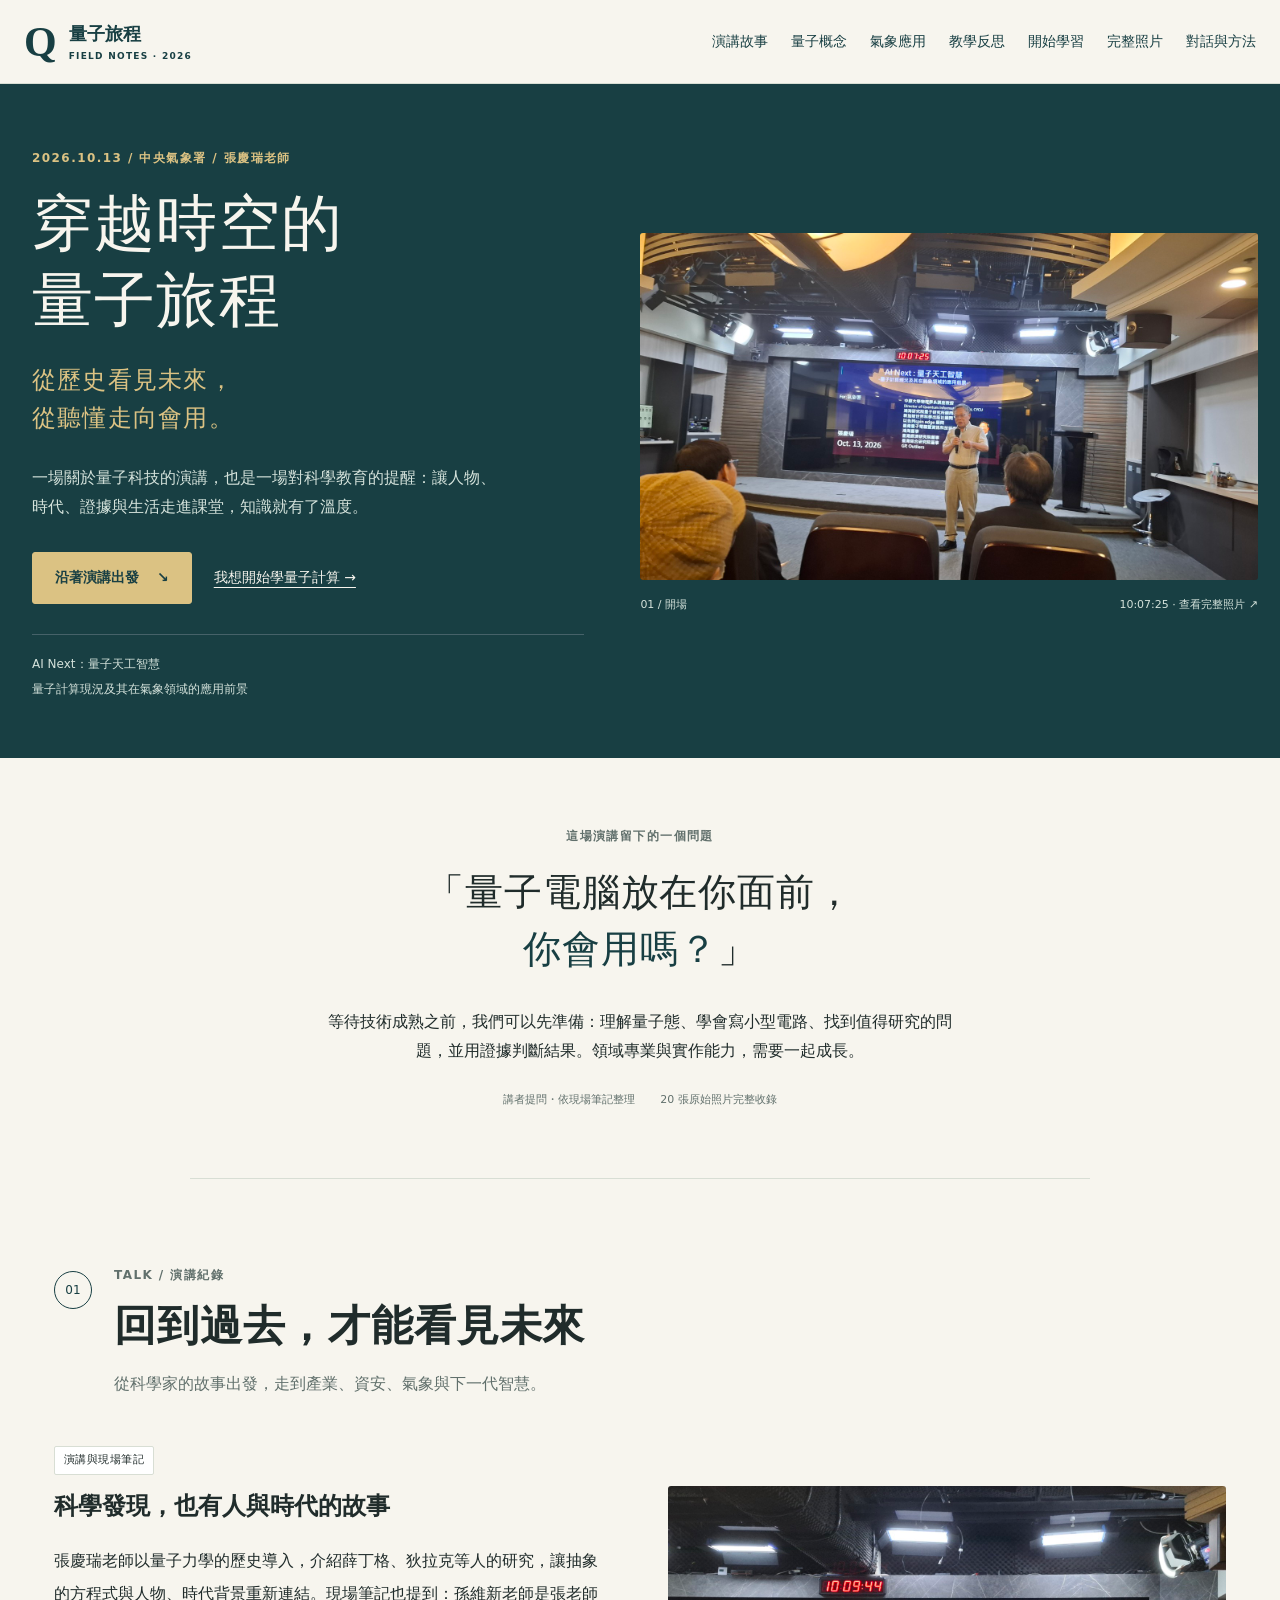
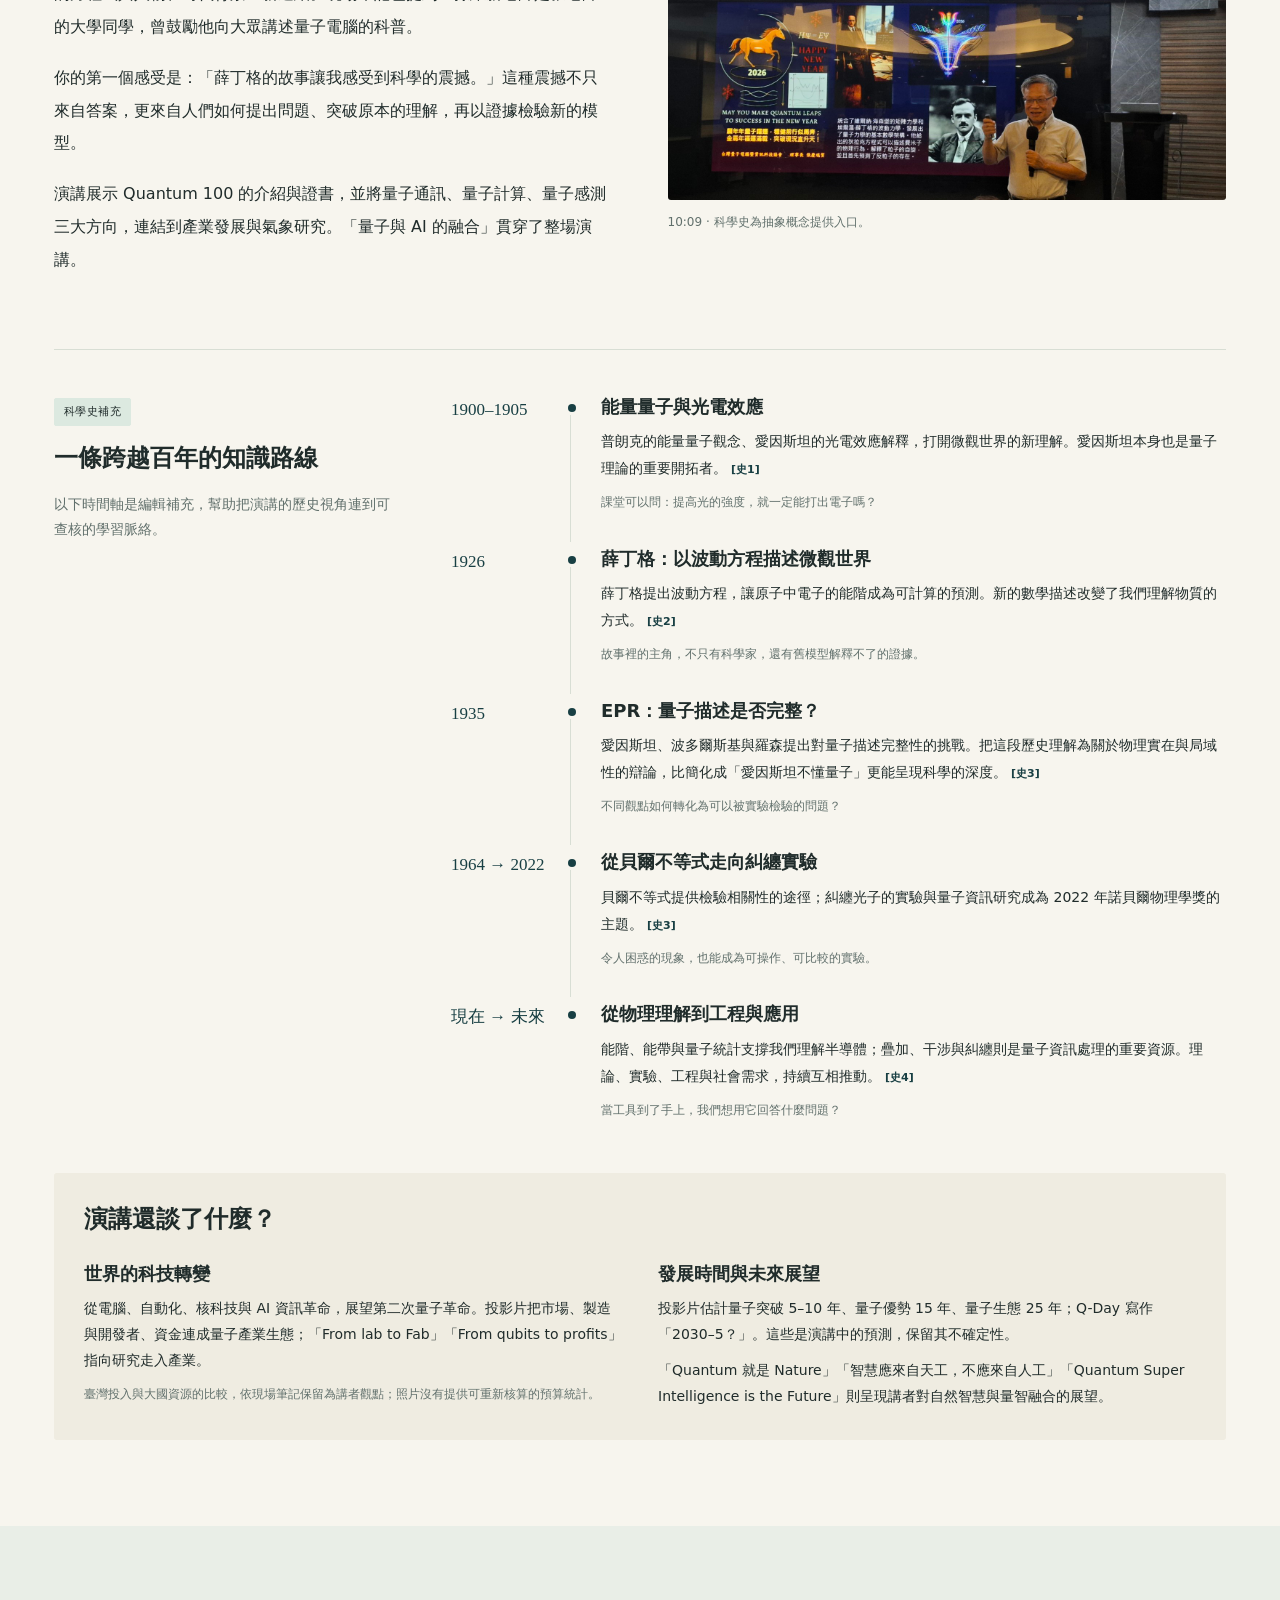
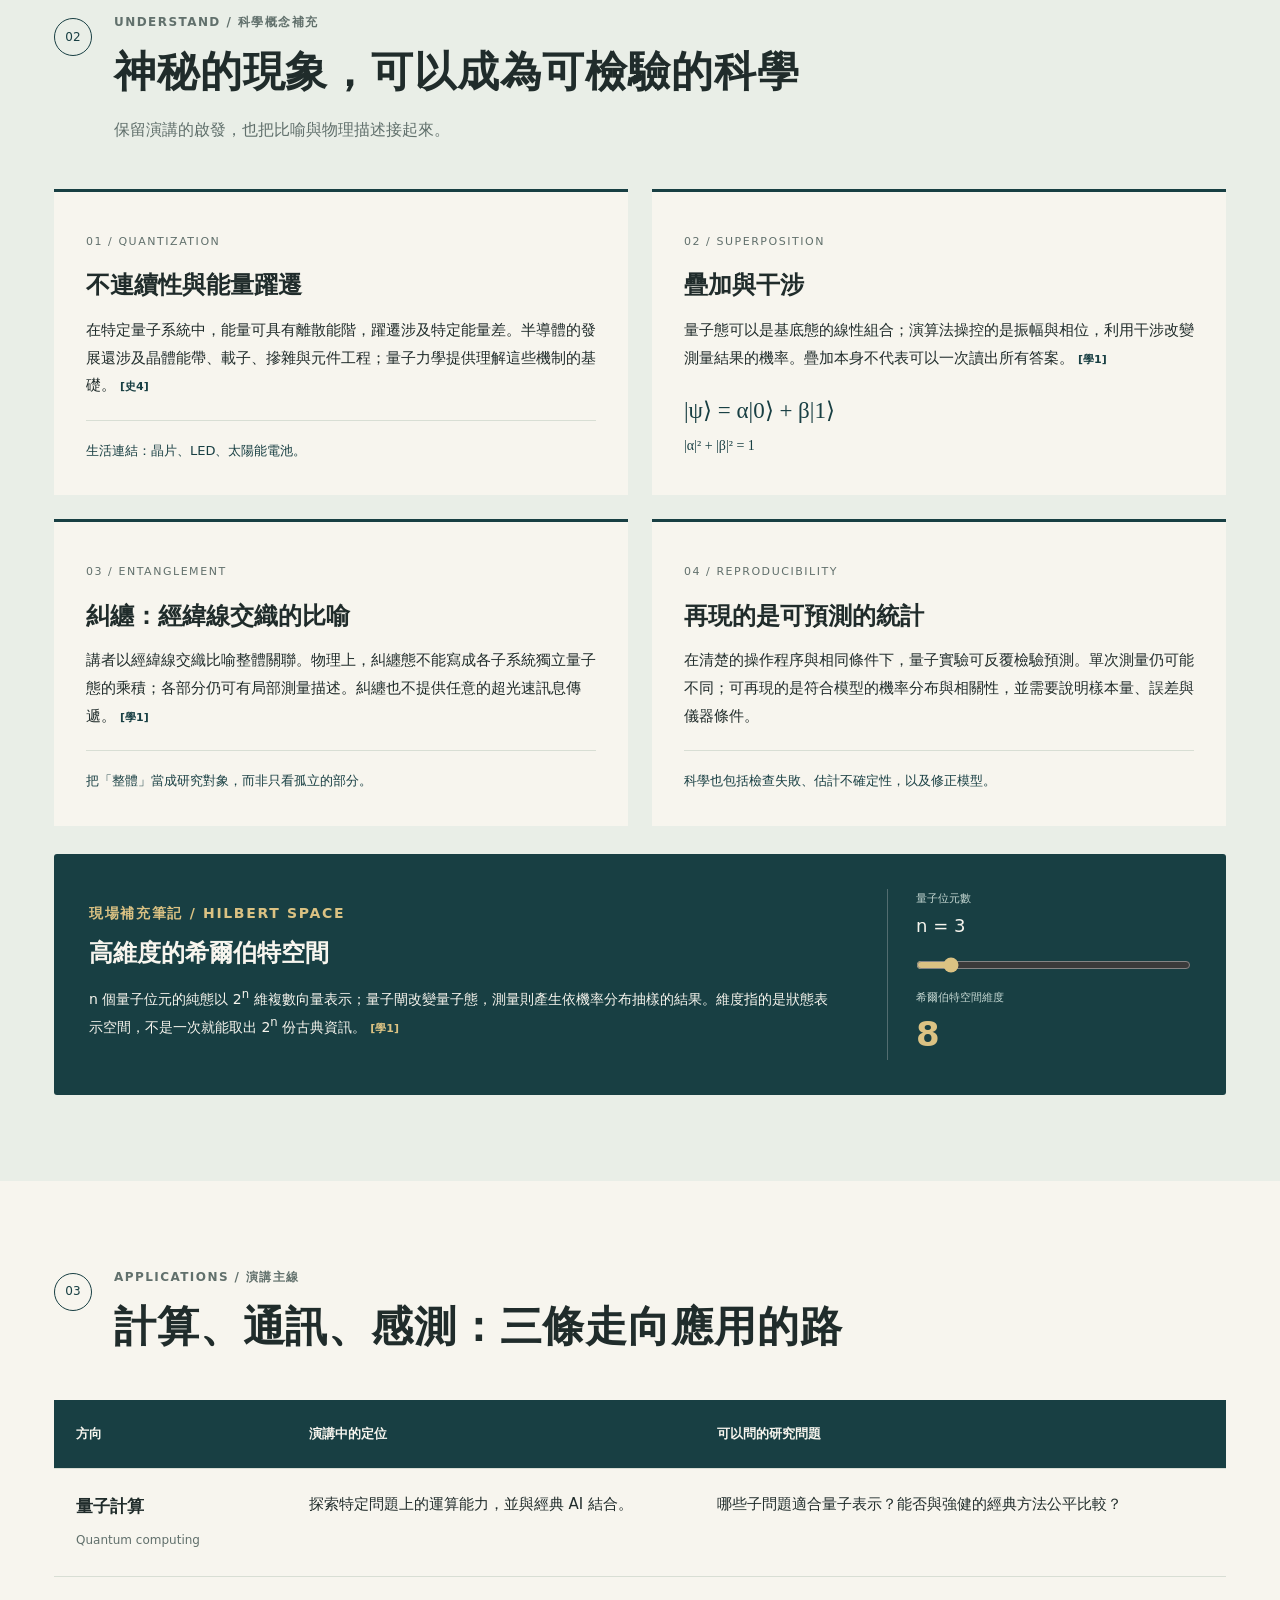
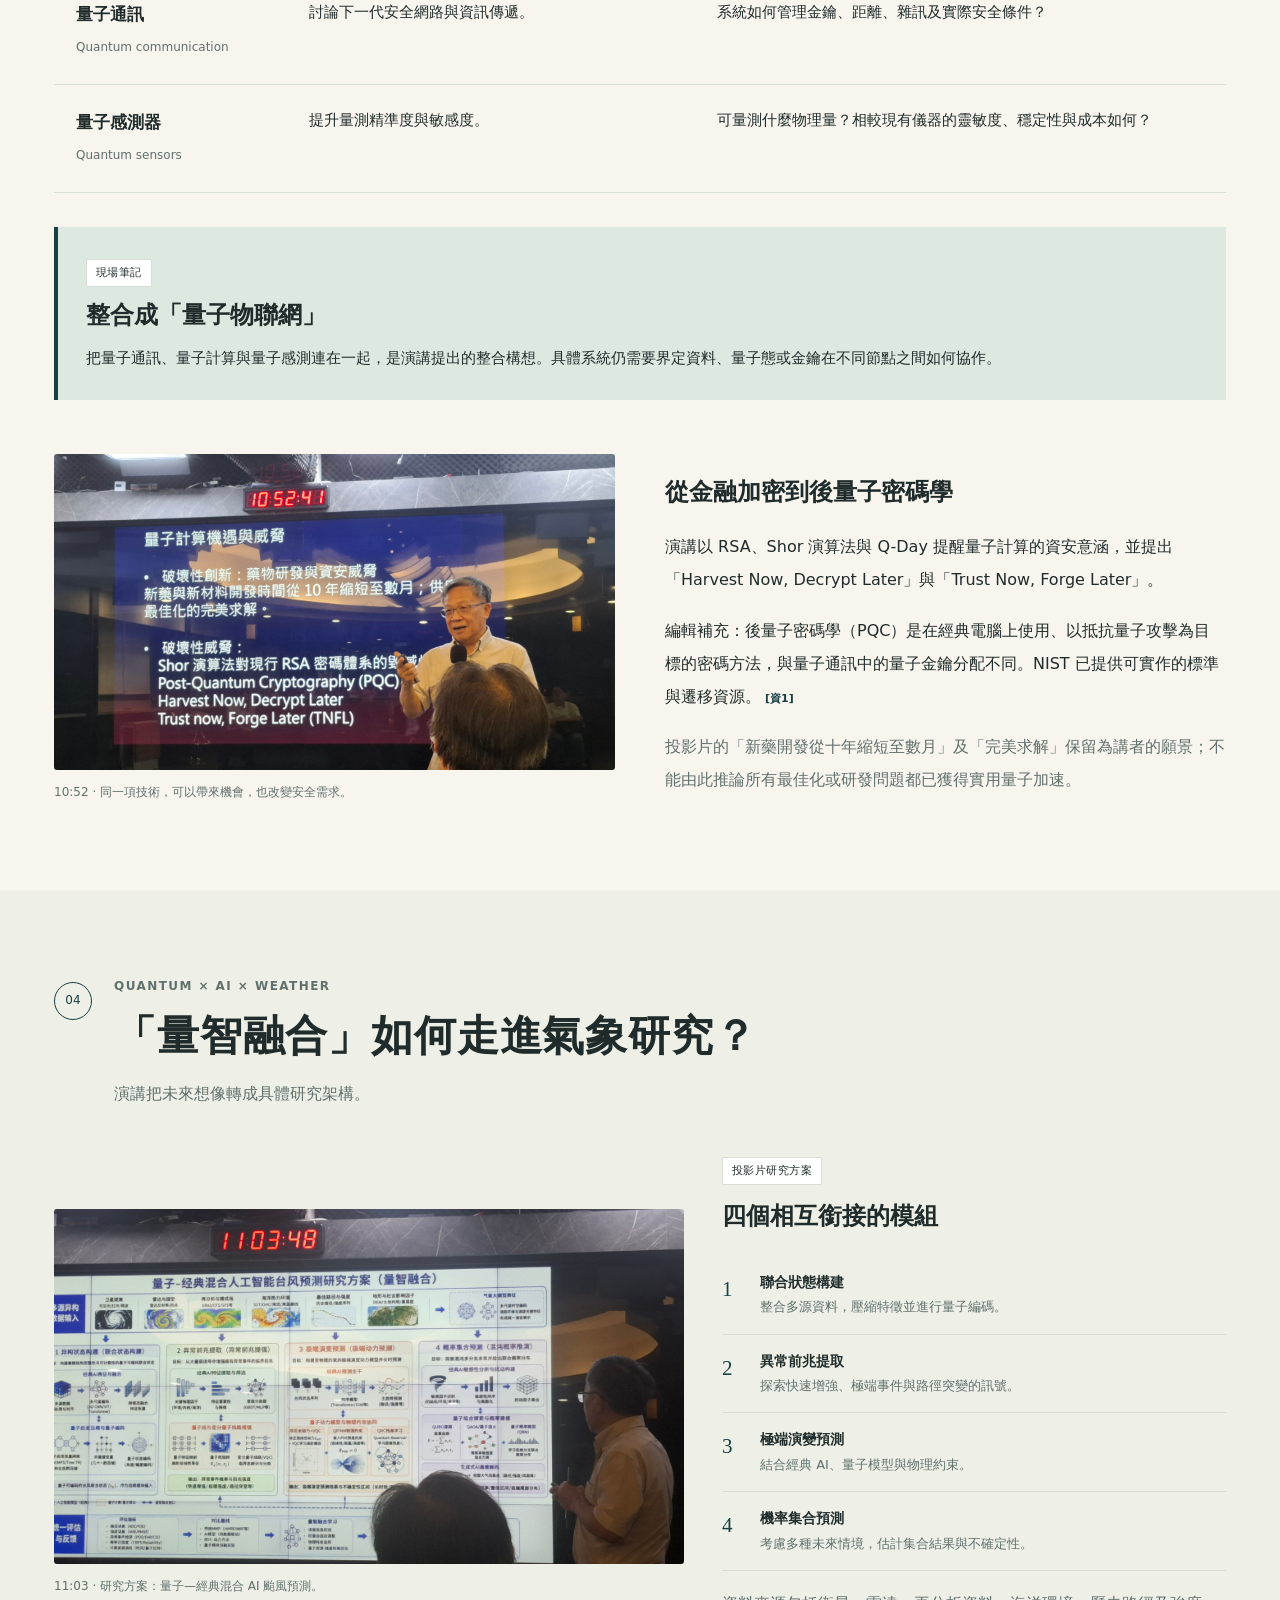
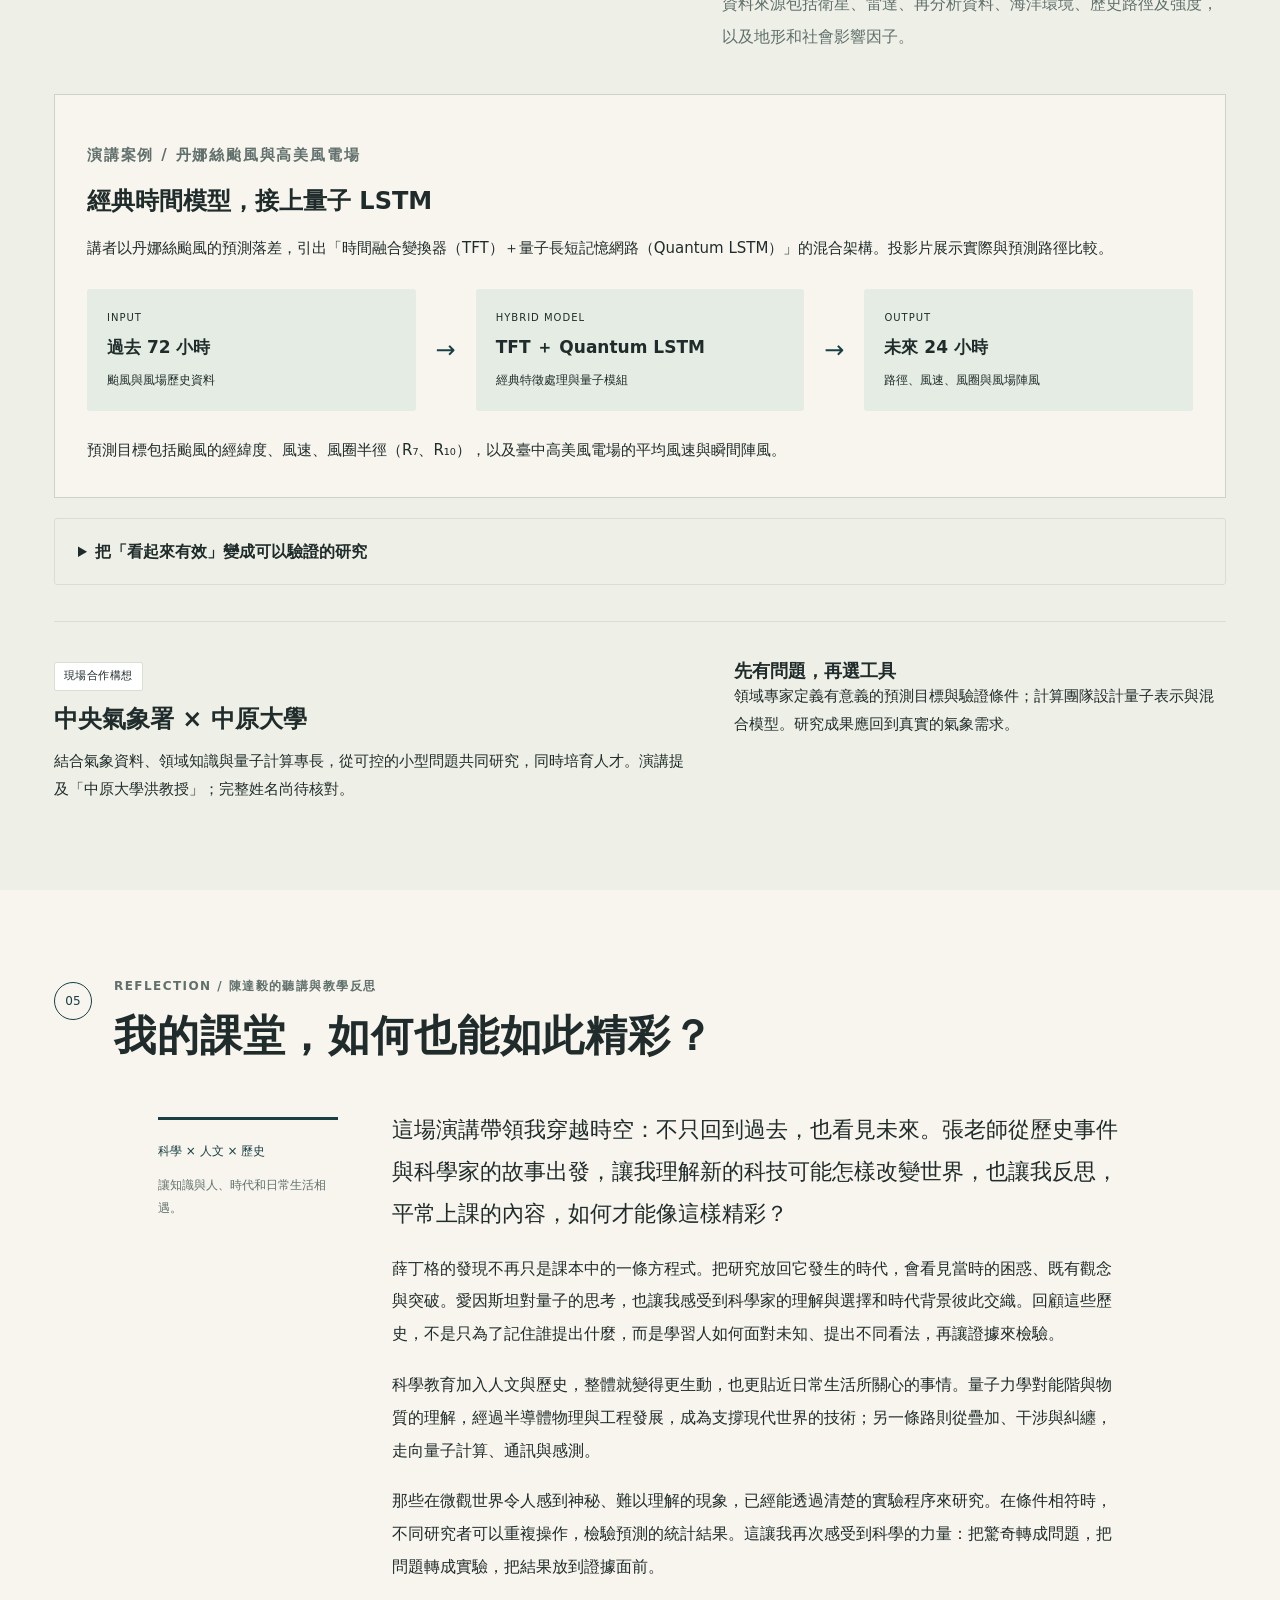
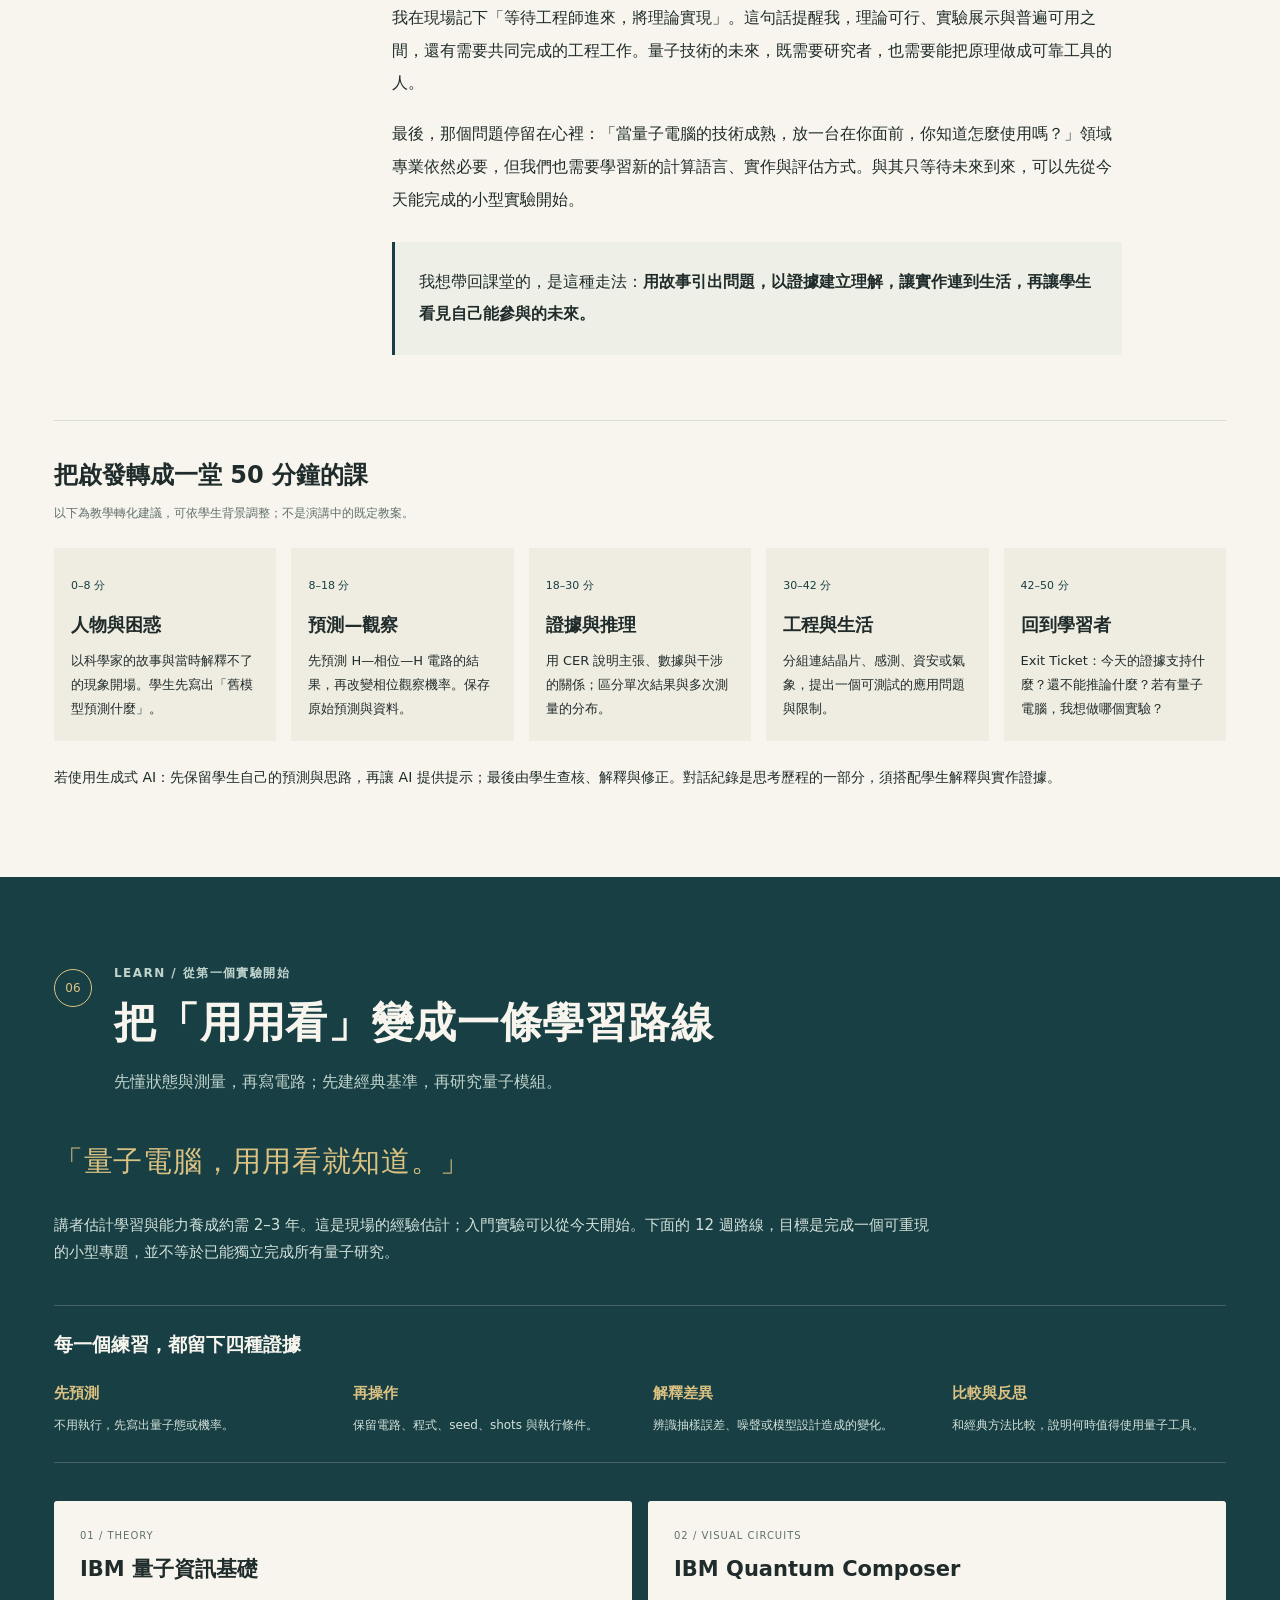
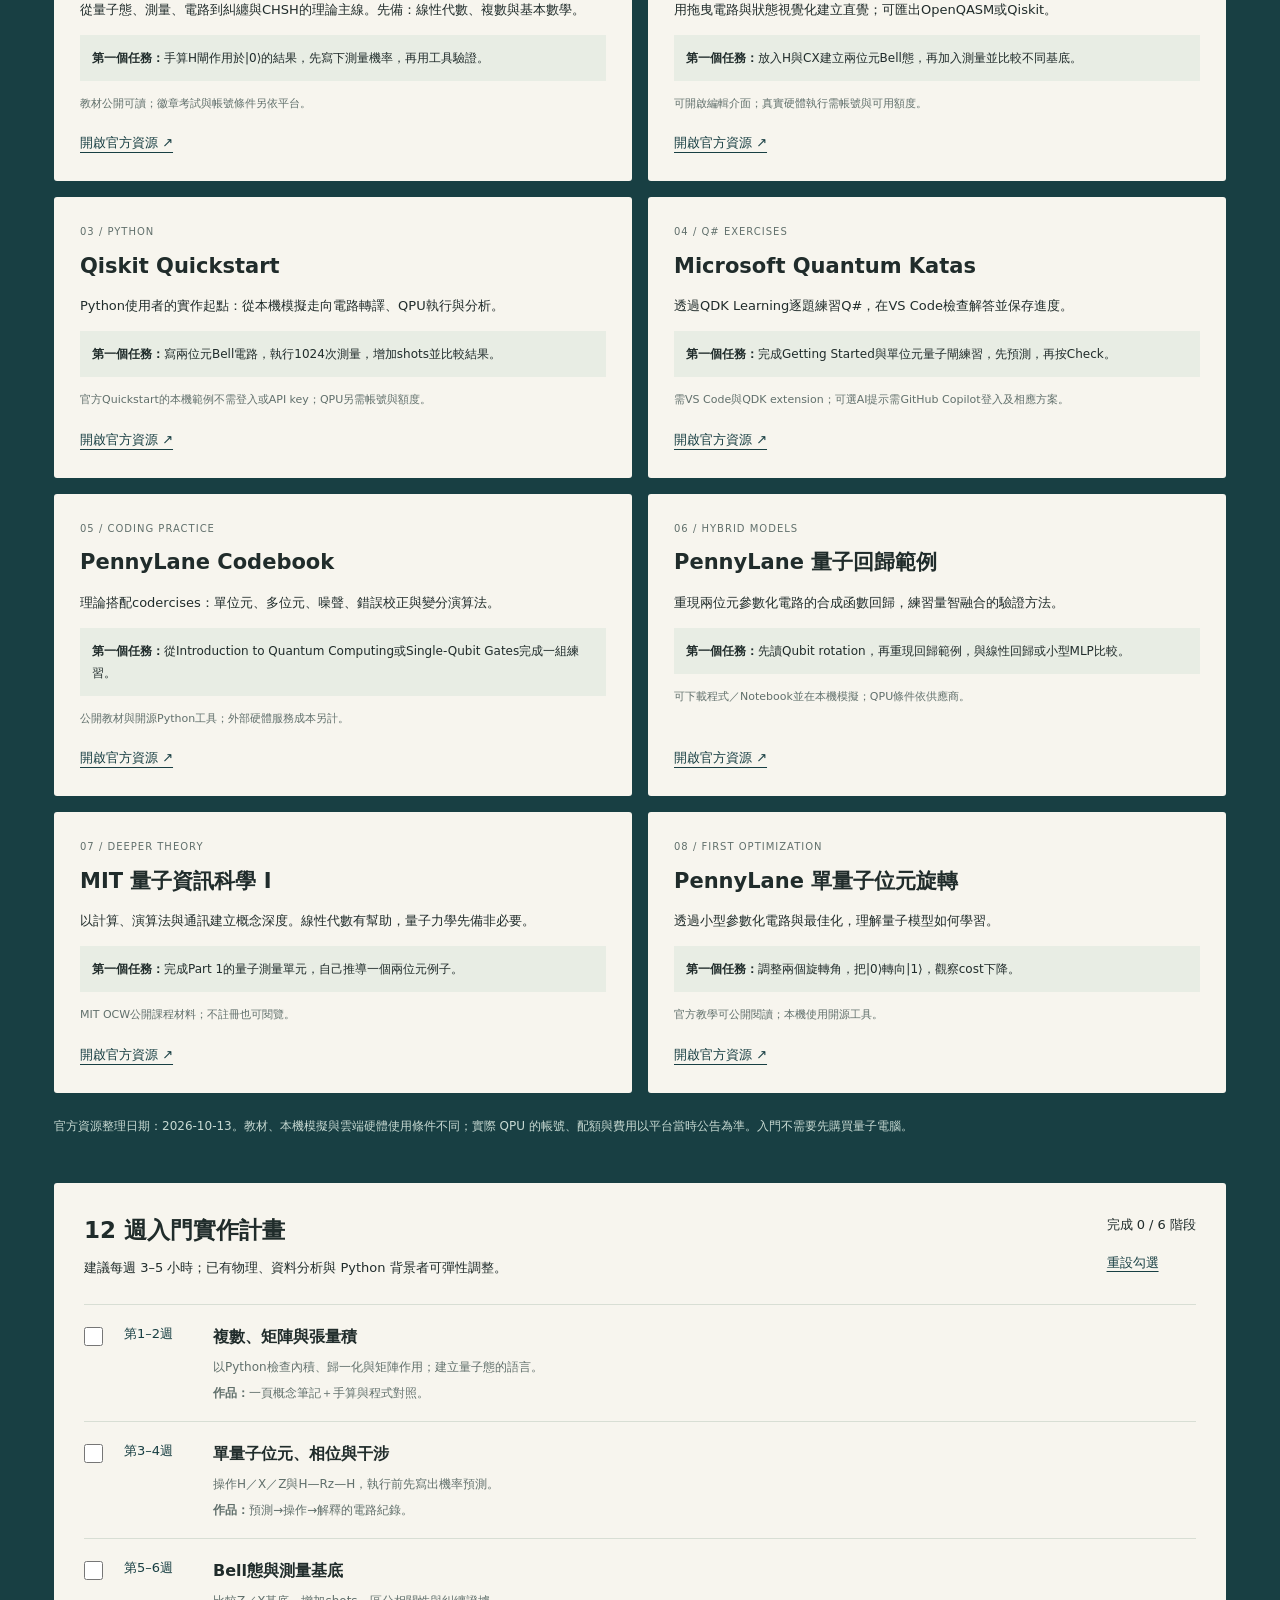
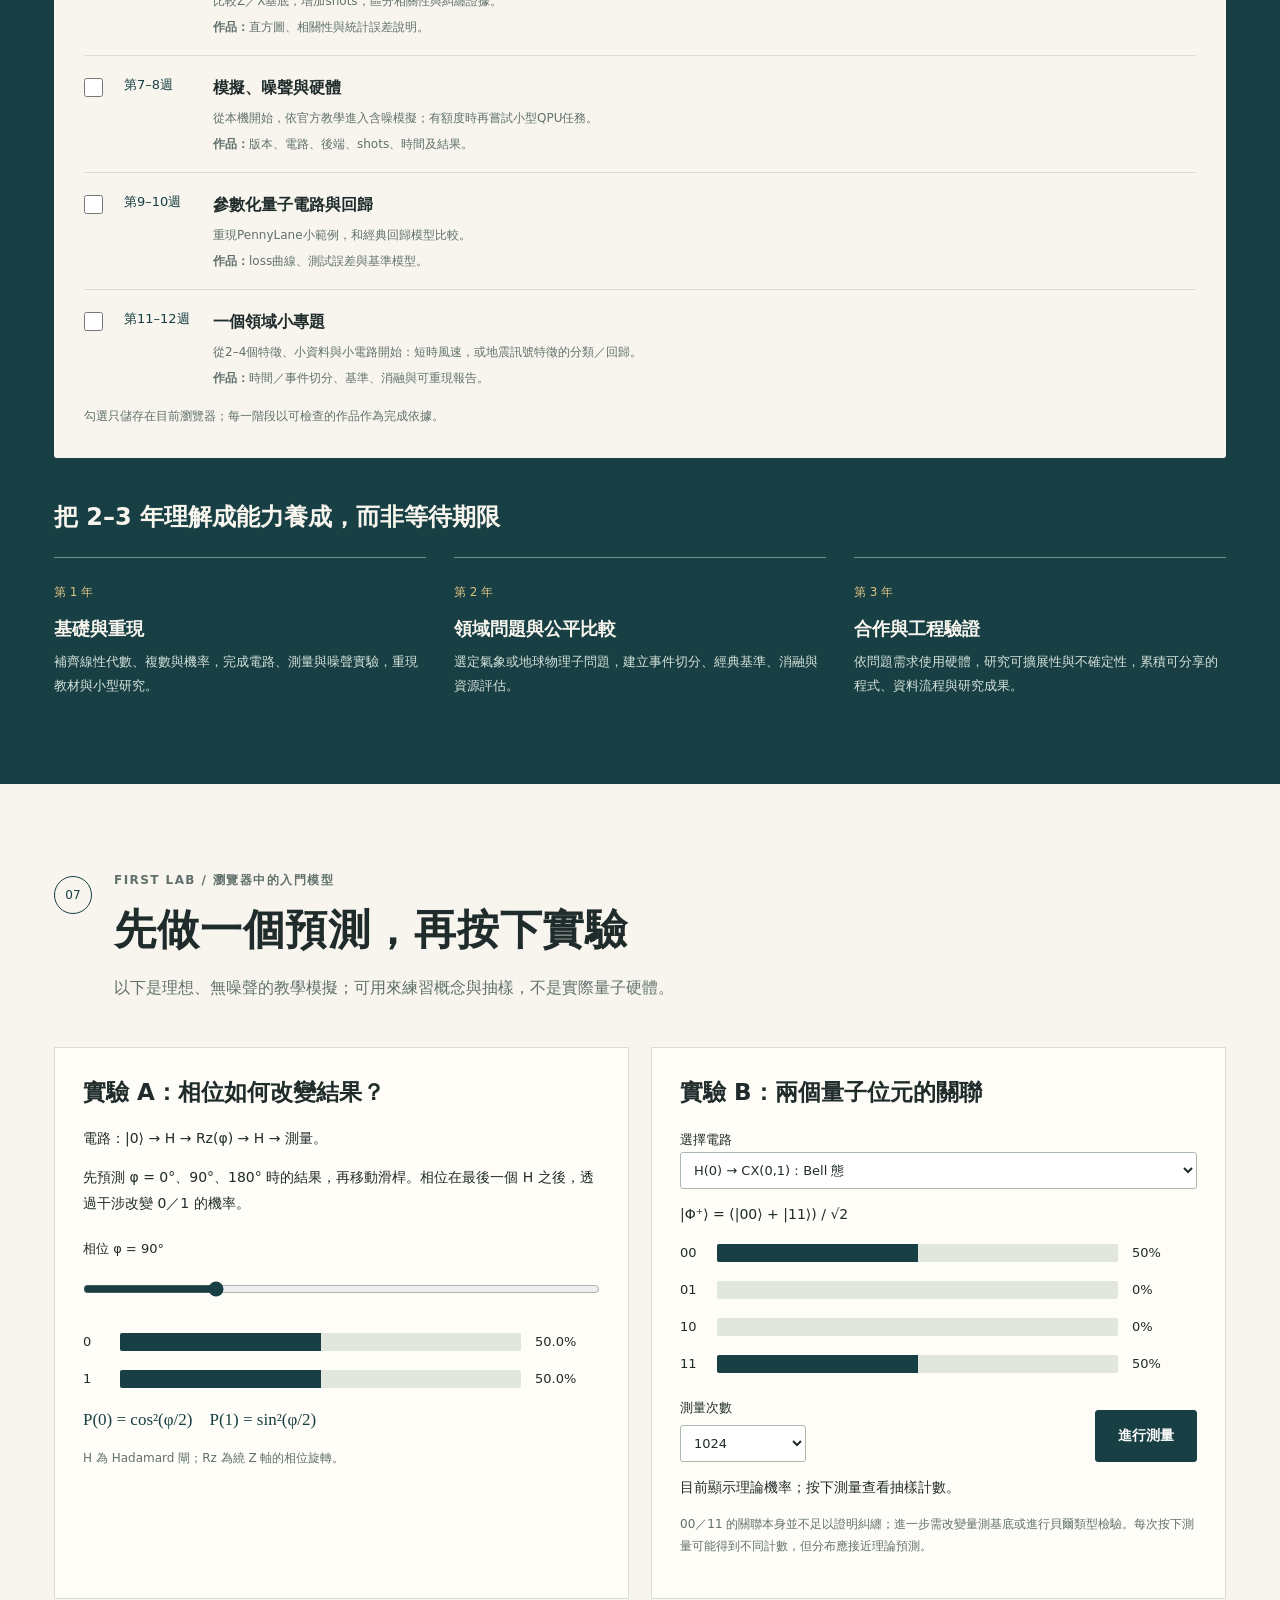
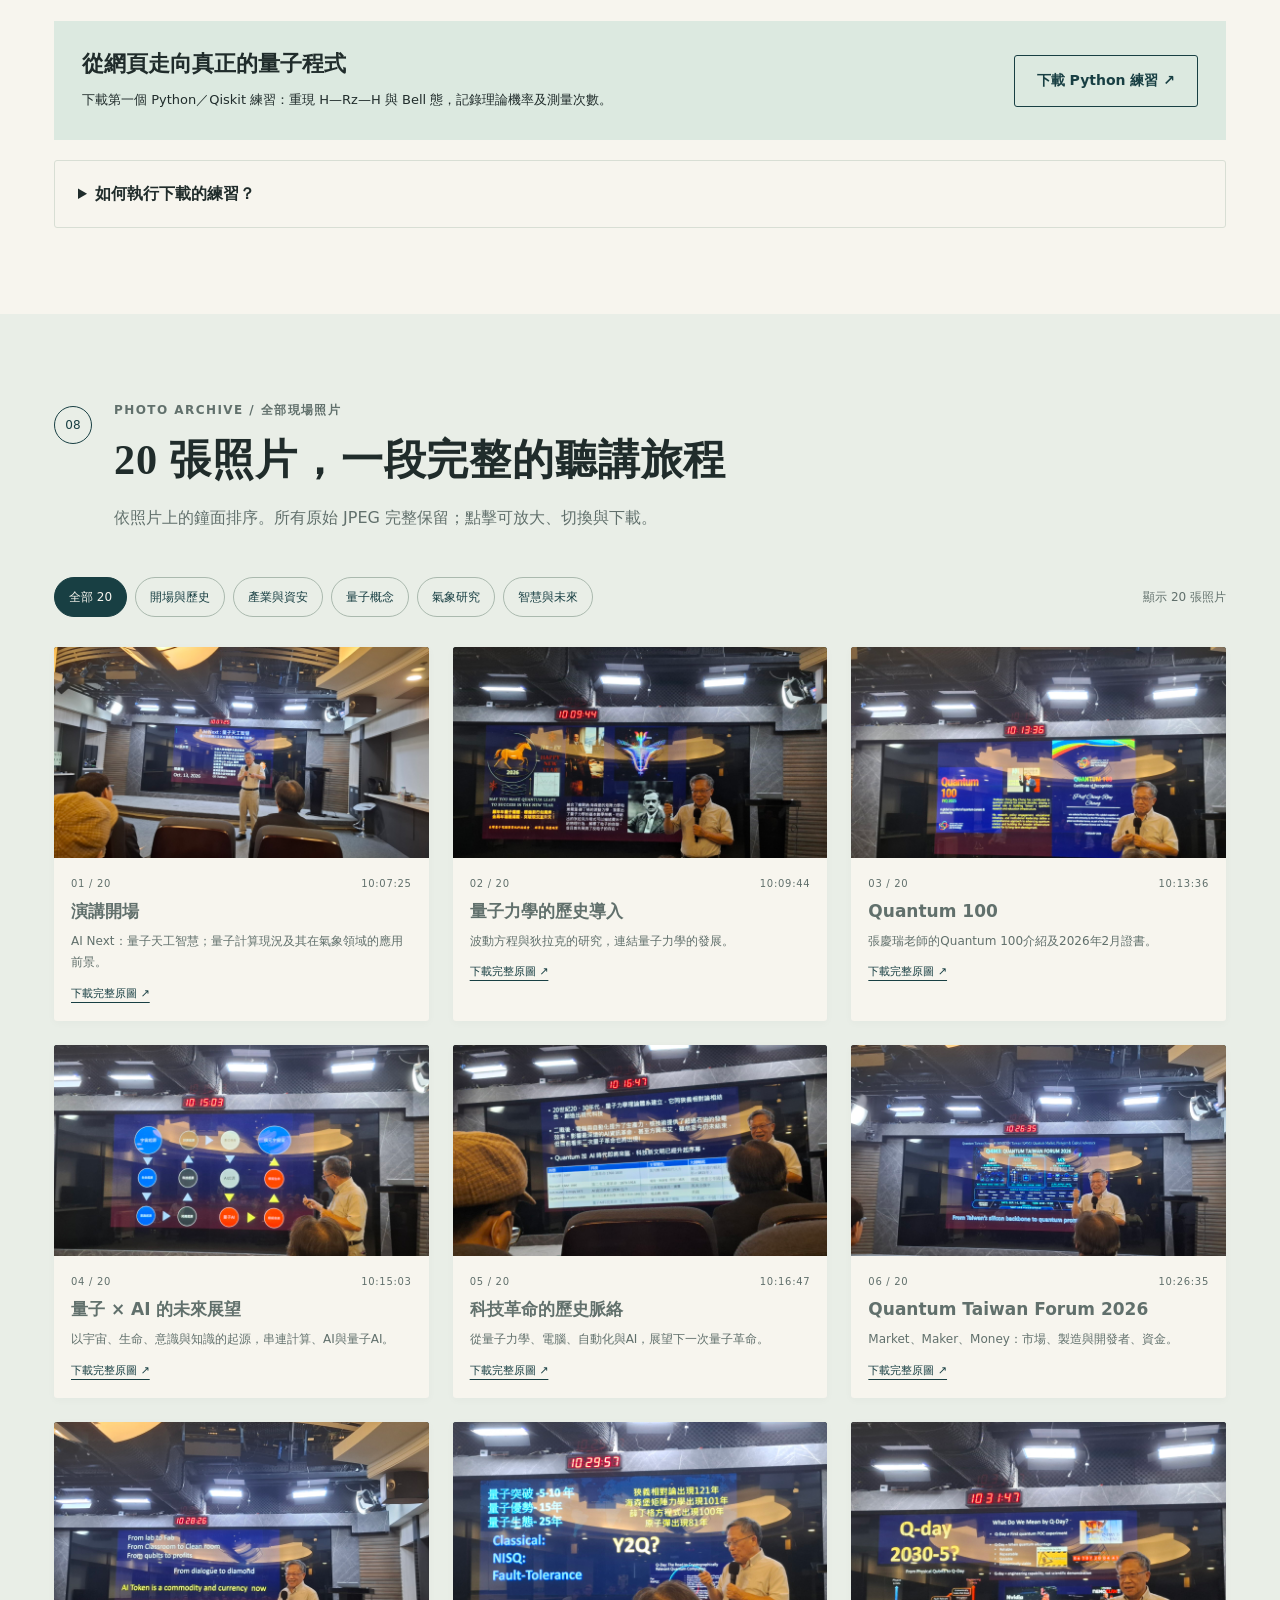
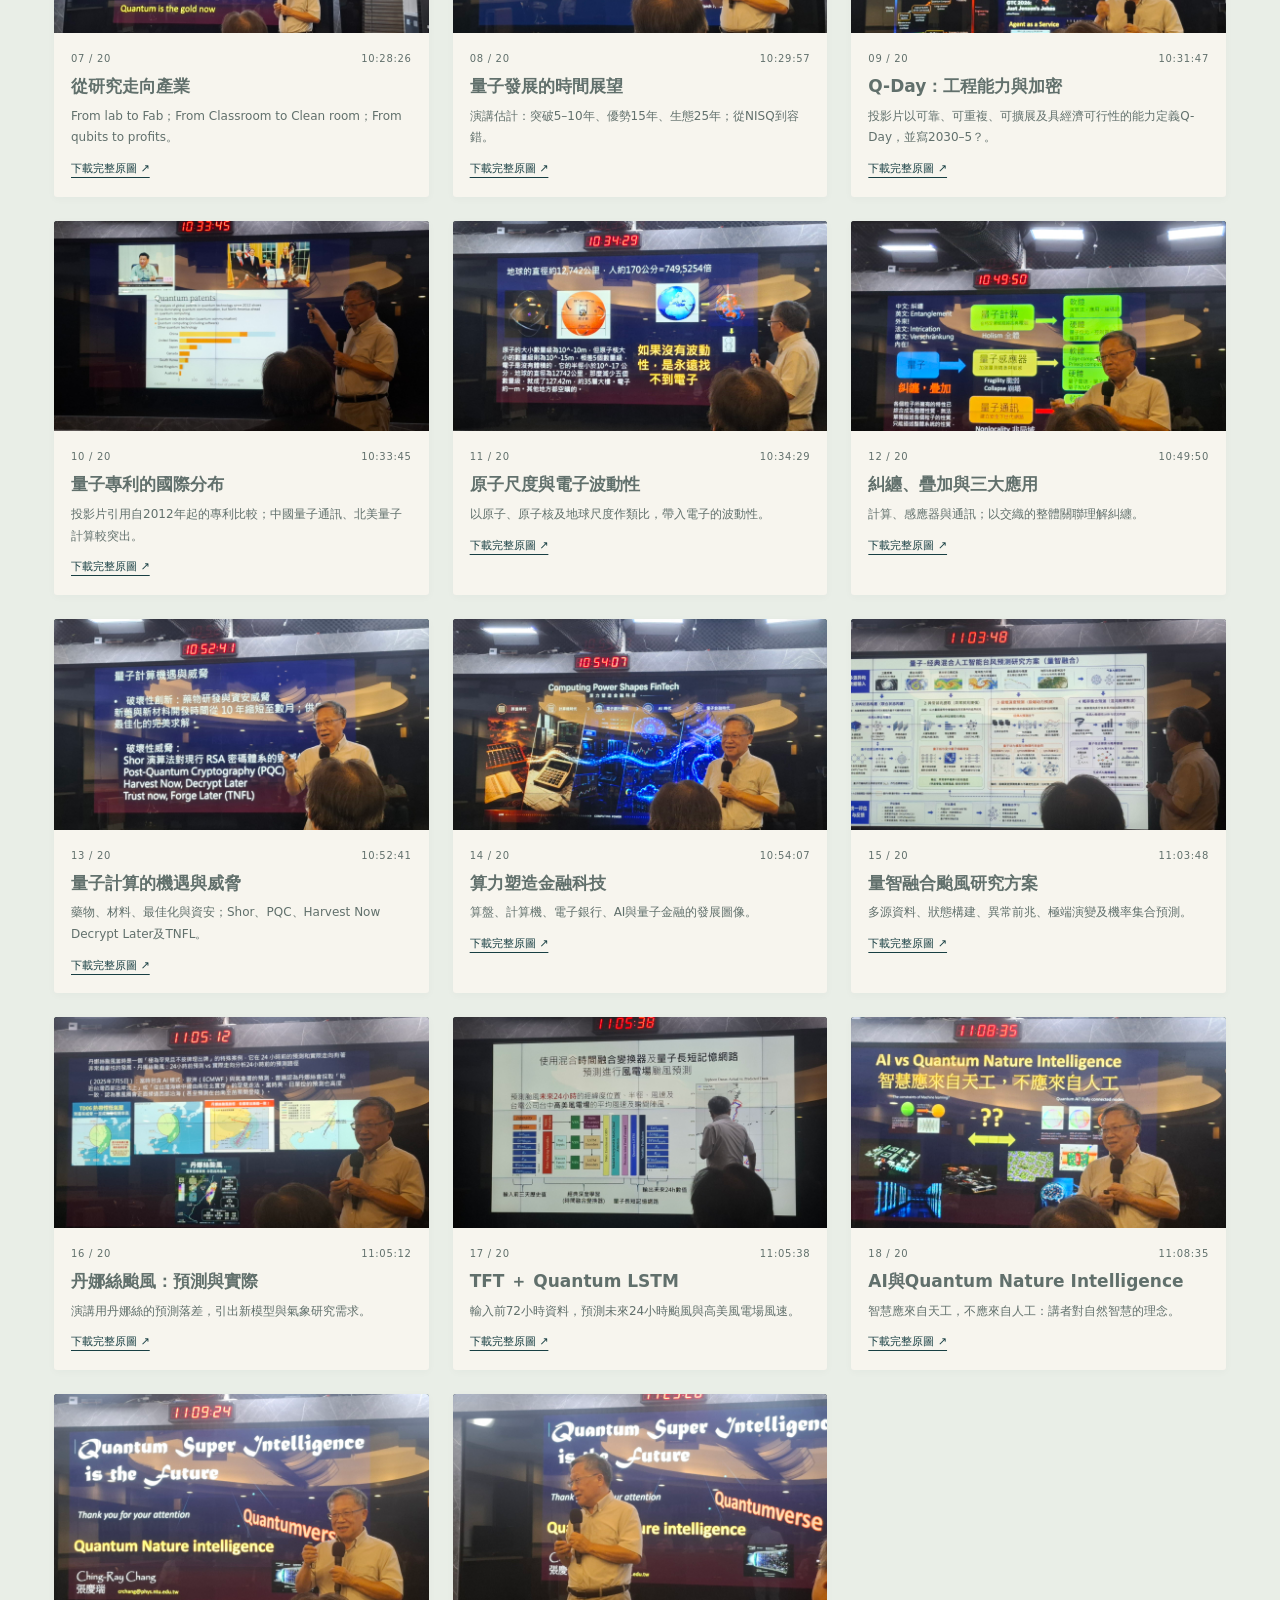
<file: index.html>
<!doctype html>
<html lang="zh-Hant">
<head>
  <meta charset="utf-8"><meta name="viewport" content="width=device-width,initial-scale=1">
  <title>穿越時空的量子旅程｜張慶瑞老師演講紀錄・2026.10.13</title>
  <meta name="description" content="張慶瑞老師在中央氣象署的量子演講：完整20張現場照片、歷史與人文教學反思、量智融合氣象研究，以及量子電腦學習資源與實作路線。">
  <meta name="theme-color" content="#183f43"><meta property="og:title" content="穿越時空的量子旅程"><meta property="og:description" content="當量子電腦放在你面前，你知道怎麼使用嗎？從歷史、氣象研究走向第一個量子實驗。">
  <link rel="icon" href="assets/favicon.svg" type="image/svg+xml"><link rel="stylesheet" href="assets/style.css"><link rel="stylesheet" href="assets/collaboration.css">
  <script defer src="assets/data.js"></script><script defer src="assets/app.js"></script>
</head>
<body>
<a class="skip" href="#main">跳到主要內容</a>
<header class="site-header"><a class="brand" href="#top"><span class="brand-mark">Q</span><span>量子旅程<small>FIELD NOTES · 2026</small></span></a><button class="menu-toggle" type="button" aria-expanded="false" aria-controls="nav">章節選單</button><nav id="nav" aria-label="主要章節"><a href="#story">演講故事</a><a href="#concepts">量子概念</a><a href="#weather">氣象應用</a><a href="#reflection">教學反思</a><a href="#learn">開始學習</a><a href="#gallery">完整照片</a><a href="collaboration.html">對話與方法</a></nav></header>
<main id="main">
<section class="hero" id="top"><div class="hero-copy"><p class="eyebrow">2026.10.13 / 中央氣象署 / 張慶瑞老師</p><h1>穿越時空的<br>量子旅程<span>從歷史看見未來，<br>從聽懂走向會用。</span></h1><p class="hero-intro">一場關於量子科技的演講，也是一場對科學教育的提醒：讓人物、時代、證據與生活走進課堂，知識就有了溫度。</p><div class="hero-actions"><a class="button light" href="#story">沿著演講出發 <span aria-hidden="true">↘</span></a><a class="text-link" href="#learn">我想開始學量子計算 →</a></div><div class="hero-meta"><span>AI Next：量子天工智慧</span><span>量子計算現況及其在氣象領域的應用前景</span></div></div><figure class="hero-photo"><button class="photo-trigger" type="button" data-photo="0" aria-label="放大演講開場完整照片"><img src="assets/photos/1000050804.jpg" width="1536" height="864" alt="張慶瑞老師在中央氣象署演講，身後為AI Next量子天工智慧封面" fetchpriority="high"></button><figcaption><span>01 / 開場</span><span>10:07:25 · 查看完整照片 ↗</span></figcaption></figure></section>
<section class="opening-question section-wrap"><p class="eyebrow">這場演講留下的一個問題</p><blockquote>「量子電腦放在你面前，<br><em>你會用嗎？</em>」</blockquote><p>等待技術成熟之前，我們可以先準備：理解量子態、學會寫小型電路、找到值得研究的問題，並用證據判斷結果。領域專業與實作能力，需要一起成長。</p><div class="small-meta"><span>講者提問・依現場筆記整理</span><span>20 張原始照片完整收錄</span></div></section>
<section class="section-wrap" id="story"><div class="section-heading"><span class="chapter">01</span><div><p class="eyebrow">TALK / 演講紀錄</p><h2>回到過去，才能看見未來</h2><p>從科學家的故事出發，走到產業、資安、氣象與下一代智慧。</p></div></div>
<div class="editorial-grid"><article class="prose"><span class="tag">演講與現場筆記</span><h3>科學發現，也有人與時代的故事</h3><p>張慶瑞老師以量子力學的歷史導入，介紹薛丁格、狄拉克等人的研究，讓抽象的方程式與人物、時代背景重新連結。現場筆記也提到：孫維新老師是張老師的大學同學，曾鼓勵他向大眾講述量子電腦的科普。</p><p>你的第一個感受是：「薛丁格的故事讓我感受到科學的震撼。」這種震撼不只來自答案，更來自人們如何提出問題、突破原本的理解，再以證據檢驗新的模型。</p><p>演講展示 Quantum 100 的介紹與證書，並將量子通訊、量子計算、量子感測三大方向，連結到產業發展與氣象研究。「量子與 AI 的融合」貫穿了整場演講。</p></article><figure class="inline-photo"><button class="photo-trigger" type="button" data-photo="1" aria-label="放大量子歷史導入投影片"><img src="assets/photos/1000050806.jpg" width="1536" height="864" alt="以波動方程、狄拉克照片與量子賀圖介紹量子力學歷史" loading="lazy"></button><figcaption>10:09 · 科學史為抽象概念提供入口。</figcaption></figure></div>
<div class="history"><div class="history-intro"><span class="tag supplement">科學史補充</span><h3>一條跨越百年的知識路線</h3><p>以下時間軸是編輯補充，幫助把演講的歷史視角連到可查核的學習脈絡。</p></div><ol class="timeline"><li><time>1900–1905</time><div><h4>能量量子與光電效應</h4><p>普朗克的能量量子觀念、愛因斯坦的光電效應解釋，打開微觀世界的新理解。愛因斯坦本身也是量子理論的重要開拓者。<a class="citation" href="#ref-history">[史1]</a></p><span class="prompt">課堂可以問：提高光的強度，就一定能打出電子嗎？</span></div></li><li><time>1926</time><div><h4>薛丁格：以波動方程描述微觀世界</h4><p>薛丁格提出波動方程，讓原子中電子的能階成為可計算的預測。新的數學描述改變了我們理解物質的方式。<a class="citation" href="#ref-history">[史2]</a></p><span class="prompt">故事裡的主角，不只有科學家，還有舊模型解釋不了的證據。</span></div></li><li><time>1935</time><div><h4>EPR：量子描述是否完整？</h4><p>愛因斯坦、波多爾斯基與羅森提出對量子描述完整性的挑戰。把這段歷史理解為關於物理實在與局域性的辯論，比簡化成「愛因斯坦不懂量子」更能呈現科學的深度。<a class="citation" href="#ref-history">[史3]</a></p><span class="prompt">不同觀點如何轉化為可以被實驗檢驗的問題？</span></div></li><li><time>1964 → 2022</time><div><h4>從貝爾不等式走向糾纏實驗</h4><p>貝爾不等式提供檢驗相關性的途徑；糾纏光子的實驗與量子資訊研究成為 2022 年諾貝爾物理學獎的主題。<a class="citation" href="#ref-history">[史3]</a></p><span class="prompt">令人困惑的現象，也能成為可操作、可比較的實驗。</span></div></li><li><time>現在 → 未來</time><div><h4>從物理理解到工程與應用</h4><p>能階、能帶與量子統計支撐我們理解半導體；疊加、干涉與糾纏則是量子資訊處理的重要資源。理論、實驗、工程與社會需求，持續互相推動。<a class="citation" href="#ref-history">[史4]</a></p><span class="prompt">當工具到了手上，我們想用它回答什麼問題？</span></div></li></ol></div>
<div class="lecture-notes"><h3>演講還談了什麼？</h3><div class="note-columns"><article><h4>世界的科技轉變</h4><p>從電腦、自動化、核科技與 AI 資訊革命，展望第二次量子革命。投影片把市場、製造與開發者、資金連成量子產業生態；「From lab to Fab」「From qubits to profits」指向研究走入產業。</p><p class="caption">臺灣投入與大國資源的比較，依現場筆記保留為講者觀點；照片沒有提供可重新核算的預算統計。</p></article><article><h4>發展時間與未來展望</h4><p>投影片估計量子突破 5–10 年、量子優勢 15 年、量子生態 25 年；Q-Day 寫作「2030–5？」。這些是演講中的預測，保留其不確定性。</p><p>「Quantum 就是 Nature」「智慧應來自天工，不應來自人工」「Quantum Super Intelligence is the Future」則呈現講者對自然智慧與量智融合的展望。</p></article></div></div>
</section>
<section class="concept-section" id="concepts"><div class="section-wrap"><div class="section-heading"><span class="chapter">02</span><div><p class="eyebrow">UNDERSTAND / 科學概念補充</p><h2>神秘的現象，可以成為可檢驗的科學</h2><p>保留演講的啟發，也把比喻與物理描述接起來。</p></div></div><div class="concept-grid"><article><span class="concept-number">01 / QUANTIZATION</span><h3>不連續性與能量躍遷</h3><p>在特定量子系統中，能量可具有離散能階，躍遷涉及特定能量差。半導體的發展還涉及晶體能帶、載子、摻雜與元件工程；量子力學提供理解這些機制的基礎。<a class="citation" href="#ref-history">[史4]</a></p><p class="concept-life">生活連結：晶片、LED、太陽能電池。</p></article><article><span class="concept-number">02 / SUPERPOSITION</span><h3>疊加與干涉</h3><p>量子態可以是基底態的線性組合；演算法操控的是振幅與相位，利用干涉改變測量結果的機率。疊加本身不代表可以一次讀出所有答案。<a class="citation" href="#ref-learning">[學1]</a></p><p class="formula">|ψ⟩ = α|0⟩ + β|1⟩<small>|α|² + |β|² = 1</small></p></article><article><span class="concept-number">03 / ENTANGLEMENT</span><h3>糾纏：經緯線交織的比喻</h3><p>講者以經緯線交織比喻整體關聯。物理上，糾纏態不能寫成各子系統獨立量子態的乘積；各部分仍可有局部測量描述。糾纏也不提供任意的超光速訊息傳遞。<a class="citation" href="#ref-learning">[學1]</a></p><p class="concept-life">把「整體」當成研究對象，而非只看孤立的部分。</p></article><article><span class="concept-number">04 / REPRODUCIBILITY</span><h3>再現的是可預測的統計</h3><p>在清楚的操作程序與相同條件下，量子實驗可反覆檢驗預測。單次測量仍可能不同；可再現的是符合模型的機率分布與相關性，並需要說明樣本量、誤差與儀器條件。</p><p class="concept-life">科學也包括檢查失敗、估計不確定性，以及修正模型。</p></article></div><aside class="hilbert"><div><p class="eyebrow">現場補充筆記 / HILBERT SPACE</p><h3>高維度的希爾伯特空間</h3><p>n 個量子位元的純態以 2<sup>n</sup> 維複數向量表示；量子閘改變量子態，測量則產生依機率分布抽樣的結果。維度指的是狀態表示空間，不是一次就能取出 2<sup>n</sup> 份古典資訊。<a class="citation" href="#ref-learning">[學1]</a></p></div><div class="dimension"><span>量子位元數</span><label for="qubits">n = <output id="qubit-number">3</output></label><input type="range" id="qubits" min="1" max="20" value="3"><span>希爾伯特空間維度</span><strong id="dimension">8</strong></div></aside></div></section>
<section class="section-wrap" id="applications"><div class="section-heading"><span class="chapter">03</span><div><p class="eyebrow">APPLICATIONS / 演講主線</p><h2>計算、通訊、感測：三條走向應用的路</h2></div></div><div class="table-scroll"><table><thead><tr><th>方向</th><th>演講中的定位</th><th>可以問的研究問題</th></tr></thead><tbody><tr><th>量子計算<br><small>Quantum computing</small></th><td>探索特定問題上的運算能力，並與經典 AI 結合。</td><td>哪些子問題適合量子表示？能否與強健的經典方法公平比較？</td></tr><tr><th>量子通訊<br><small>Quantum communication</small></th><td>討論下一代安全網路與資訊傳遞。</td><td>系統如何管理金鑰、距離、雜訊及實際安全條件？</td></tr><tr><th>量子感測器<br><small>Quantum sensors</small></th><td>提升量測精準度與敏感度。</td><td>可量測什麼物理量？相較現有儀器的靈敏度、穩定性與成本如何？</td></tr></tbody></table></div><div class="callout"><span class="tag">現場筆記</span><h3>整合成「量子物聯網」</h3><p>把量子通訊、量子計算與量子感測連在一起，是演講提出的整合構想。具體系統仍需要界定資料、量子態或金鑰在不同節點之間如何協作。</p></div><div class="security-grid"><figure class="inline-photo"><button class="photo-trigger" type="button" data-photo="12" aria-label="放大量子計算機遇與威脅投影片"><img src="assets/photos/1000050820.jpg" width="1536" height="864" alt="量子計算機遇與威脅投影片列出Shor、PQC與先蒐集後解密" loading="lazy"></button><figcaption>10:52 · 同一項技術，可以帶來機會，也改變安全需求。</figcaption></figure><article class="prose"><h3>從金融加密到後量子密碼學</h3><p>演講以 RSA、Shor 演算法與 Q-Day 提醒量子計算的資安意涵，並提出「Harvest Now, Decrypt Later」與「Trust Now, Forge Later」。</p><p>編輯補充：後量子密碼學（PQC）是在經典電腦上使用、以抵抗量子攻擊為目標的密碼方法，與量子通訊中的量子金鑰分配不同。NIST 已提供可實作的標準與遷移資源。<a class="citation" href="#ref-security">[資1]</a></p><p class="caption">投影片的「新藥開發從十年縮短至數月」及「完美求解」保留為講者的願景；不能由此推論所有最佳化或研發問題都已獲得實用量子加速。</p></article></div></section>
<section class="weather-section" id="weather"><div class="section-wrap"><div class="section-heading"><span class="chapter">04</span><div><p class="eyebrow">QUANTUM × AI × WEATHER</p><h2>「量智融合」如何走進氣象研究？</h2><p>演講把未來想像轉成具體研究架構。</p></div></div><div class="weather-lead"><figure class="inline-photo"><button class="photo-trigger" type="button" data-photo="14" aria-label="放大完整量智融合颱風預測研究架構"><img src="assets/photos/1000050824.jpg" width="1536" height="864" alt="量子與經典混合AI颱風預測研究方案，包含四個模組及評估流程" loading="lazy"></button><figcaption>11:03 · 研究方案：量子—經典混合 AI 颱風預測。</figcaption></figure><div class="prose"><span class="tag">投影片研究方案</span><h3>四個相互銜接的模組</h3><ol class="numbered-list"><li><strong>聯合狀態構建</strong><span>整合多源資料，壓縮特徵並進行量子編碼。</span></li><li><strong>異常前兆提取</strong><span>探索快速增強、極端事件與路徑突變的訊號。</span></li><li><strong>極端演變預測</strong><span>結合經典 AI、量子模型與物理約束。</span></li><li><strong>機率集合預測</strong><span>考慮多種未來情境，估計集合結果與不確定性。</span></li></ol><p class="caption">資料來源包括衛星、雷達、再分析資料、海洋環境、歷史路徑及強度，以及地形和社會影響因子。</p></div></div><div class="case-study"><div><p class="eyebrow">演講案例 / 丹娜絲颱風與高美風電場</p><h3>經典時間模型，接上量子 LSTM</h3><p>講者以丹娜絲颱風的預測落差，引出「時間融合變換器（TFT）＋量子長短記憶網路（Quantum LSTM）」的混合架構。投影片展示實際與預測路徑比較。</p></div><div class="forecast-flow"><div><small>INPUT</small><strong>過去 72 小時</strong><span>颱風與風場歷史資料</span></div><span class="flow-arrow" aria-hidden="true">→</span><div><small>HYBRID MODEL</small><strong>TFT ＋ Quantum LSTM</strong><span>經典特徵處理與量子模組</span></div><span class="flow-arrow" aria-hidden="true">→</span><div><small>OUTPUT</small><strong>未來 24 小時</strong><span>路徑、風速、風圈與風場陣風</span></div></div><p>預測目標包括颱風的經緯度、風速、風圈半徑（R₇、R₁₀），以及臺中高美風電場的平均風速與瞬間陣風。</p></div><details class="research-details"><summary>把「看起來有效」變成可以驗證的研究</summary><div class="detail-content"><p>以下是依研究架構提出的方法建議：</p><ul><li><strong>按颱風事件切分資料：</strong>避免同一事件的相鄰時窗同時進入訓練與測試。</li><li><strong>設定公平比較：</strong>比較 TFT、經典 LSTM 與混合模型，控制資料、參數量、調參預算及總計算時間。</li><li><strong>進行消融：</strong>移除量子模組、改用同容量經典模組，檢查提升來自哪裡。</li><li><strong>區分執行條件：</strong>記錄理想模擬、含噪模擬或實際 QPU、shots 數及硬體條件。</li><li><strong>報告誤差與不確定性：</strong>路徑誤差、風速 MAE／RMSE、事件 POD／FAR／CSI、機率可靠度與資源消耗。</li></ul><p>照片提供的是方案與案例圖，沒有完整測試集結果；混合模型的效益應由以上比較建立。</p></div></details><div class="collaboration"><div><span class="tag">現場合作構想</span><h3>中央氣象署 × 中原大學</h3><p>結合氣象資料、領域知識與量子計算專長，從可控的小型問題共同研究，同時培育人才。演講提及「中原大學洪教授」；完整姓名尚待核對。</p></div><div><h4>先有問題，再選工具</h4><p>領域專家定義有意義的預測目標與驗證條件；計算團隊設計量子表示與混合模型。研究成果應回到真實的氣象需求。</p></div></div></div></section>
<section class="section-wrap reflection-section" id="reflection"><div class="section-heading"><span class="chapter">05</span><div><p class="eyebrow">REFLECTION / 陳達毅的聽講與教學反思</p><h2>我的課堂，如何也能如此精彩？</h2></div></div><div class="essay"><div class="essay-margin"><span>科學 × 人文 × 歷史</span><p>讓知識與人、時代和日常生活相遇。</p></div><article class="prose"><p class="essay-first">這場演講帶領我穿越時空：不只回到過去，也看見未來。張老師從歷史事件與科學家的故事出發，讓我理解新的科技可能怎樣改變世界，也讓我反思，平常上課的內容，如何才能像這樣精彩？</p><p>薛丁格的發現不再只是課本中的一條方程式。把研究放回它發生的時代，會看見當時的困惑、既有觀念與突破。愛因斯坦對量子的思考，也讓我感受到科學家的理解與選擇和時代背景彼此交織。回顧這些歷史，不是只為了記住誰提出什麼，而是學習人如何面對未知、提出不同看法，再讓證據來檢驗。</p><p>科學教育加入人文與歷史，整體就變得更生動，也更貼近日常生活所關心的事情。量子力學對能階與物質的理解，經過半導體物理與工程發展，成為支撐現代世界的技術；另一條路則從疊加、干涉與糾纏，走向量子計算、通訊與感測。</p><p>那些在微觀世界令人感到神秘、難以理解的現象，已經能透過清楚的實驗程序來研究。在條件相符時，不同研究者可以重複操作，檢驗預測的統計結果。這讓我再次感受到科學的力量：把驚奇轉成問題，把問題轉成實驗，把結果放到證據面前。</p><p>我在現場記下「等待工程師進來，將理論實現」。這句話提醒我，理論可行、實驗展示與普遍可用之間，還有需要共同完成的工程工作。量子技術的未來，既需要研究者，也需要能把原理做成可靠工具的人。</p><p>最後，那個問題停留在心裡：「當量子電腦的技術成熟，放一台在你面前，你知道怎麼使用嗎？」領域專業依然必要，但我們也需要學習新的計算語言、實作與評估方式。與其只等待未來到來，可以先從今天能完成的小型實驗開始。</p><p class="essay-end">我想帶回課堂的，是這種走法：<strong>用故事引出問題，以證據建立理解，讓實作連到生活，再讓學生看見自己能參與的未來。</strong></p></article></div><div class="teaching-design"><h3>把啟發轉成一堂 50 分鐘的課</h3><p class="caption">以下為教學轉化建議，可依學生背景調整；不是演講中的既定教案。</p><div class="teaching-steps"><article><time>0–8 分</time><h4>人物與困惑</h4><p>以科學家的故事與當時解釋不了的現象開場。學生先寫出「舊模型預測什麼」。</p></article><article><time>8–18 分</time><h4>預測—觀察</h4><p>先預測 H—相位—H 電路的結果，再改變相位觀察機率。保存原始預測與資料。</p></article><article><time>18–30 分</time><h4>證據與推理</h4><p>用 CER 說明主張、數據與干涉的關係；區分單次結果與多次測量的分布。</p></article><article><time>30–42 分</time><h4>工程與生活</h4><p>分組連結晶片、感測、資安或氣象，提出一個可測試的應用問題與限制。</p></article><article><time>42–50 分</time><h4>回到學習者</h4><p>Exit Ticket：今天的證據支持什麼？還不能推論什麼？若有量子電腦，我想做哪個實驗？</p></article></div><p class="teacher-note">若使用生成式 AI：先保留學生自己的預測與思路，再讓 AI 提供提示；最後由學生查核、解釋與修正。對話紀錄是思考歷程的一部分，須搭配學生解釋與實作證據。</p></div></section>
<section class="learn-section" id="learn"><div class="section-wrap"><div class="section-heading"><span class="chapter">06</span><div><p class="eyebrow">LEARN / 從第一個實驗開始</p><h2>把「用用看」變成一條學習路線</h2><p>先懂狀態與測量，再寫電路；先建經典基準，再研究量子模組。</p></div></div><div class="learning-intro"><blockquote>「量子電腦，用用看就知道。」</blockquote><p>講者估計學習與能力養成約需 2–3 年。這是現場的經驗估計；入門實驗可以從今天開始。下面的 12 週路線，目標是完成一個可重現的小型專題，並不等於已能獨立完成所有量子研究。</p></div><div class="learning-method"><h3>每一個練習，都留下四種證據</h3><ol><li><strong>先預測</strong><span>不用執行，先寫出量子態或機率。</span></li><li><strong>再操作</strong><span>保留電路、程式、seed、shots 與執行條件。</span></li><li><strong>解釋差異</strong><span>辨識抽樣誤差、噪聲或模型設計造成的變化。</span></li><li><strong>比較與反思</strong><span>和經典方法比較，說明何時值得使用量子工具。</span></li></ol></div><div class="resources" id="resource-cards"></div><noscript><p>官方學習入口：<a href="https://quantum.cloud.ibm.com/learning">IBM Quantum Learning</a>、<a href="https://learn.microsoft.com/en-us/azure/quantum/">Microsoft Quantum</a>、<a href="https://pennylane.ai/qml/">PennyLane</a>。</p></noscript><p class="resource-note">官方資源整理日期：2026-10-13。教材、本機模擬與雲端硬體使用條件不同；實際 QPU 的帳號、配額與費用以平台當時公告為準。入門不需要先購買量子電腦。</p><div class="roadmap"><div class="roadmap-head"><div><h3>12 週入門實作計畫</h3><p>建議每週 3–5 小時；已有物理、資料分析與 Python 背景者可彈性調整。</p></div><div><span id="plan-progress" aria-live="polite">完成 0 / 6 階段</span><button class="text-button" id="reset-plan" type="button">重設勾選</button></div></div><div id="plan-list"></div><p class="caption">勾選只儲存在目前瀏覽器；每一階段以可檢查的作品作為完成依據。</p></div><div class="long-road"><h3>把 2–3 年理解成能力養成，而非等待期限</h3><div><article><span>第 1 年</span><h4>基礎與重現</h4><p>補齊線性代數、複數與機率，完成電路、測量與噪聲實驗，重現教材與小型研究。</p></article><article><span>第 2 年</span><h4>領域問題與公平比較</h4><p>選定氣象或地球物理子問題，建立事件切分、經典基準、消融與資源評估。</p></article><article><span>第 3 年</span><h4>合作與工程驗證</h4><p>依問題需求使用硬體，研究可擴展性與不確定性，累積可分享的程式、資料流程與研究成果。</p></article></div></div></div></section>
<section class="section-wrap" id="lab"><div class="section-heading"><span class="chapter">07</span><div><p class="eyebrow">FIRST LAB / 瀏覽器中的入門模型</p><h2>先做一個預測，再按下實驗</h2><p>以下是理想、無噪聲的教學模擬；可用來練習概念與抽樣，不是實際量子硬體。</p></div></div><div class="lab-grid"><article class="lab-card"><h3>實驗 A：相位如何改變結果？</h3><p>電路：|0⟩ → H → Rz(φ) → H → 測量。</p><p>先預測 φ = 0°、90°、180° 時的結果，再移動滑桿。相位在最後一個 H 之後，透過干涉改變 0／1 的機率。</p><label for="phase">相位 φ = <output id="phase-value">90°</output></label><input type="range" id="phase" min="0" max="360" step="15" value="90"><div class="probability-row"><span>0</span><div class="prob-bar"><span id="p0-bar"></span></div><output id="p0">50.0%</output></div><div class="probability-row"><span>1</span><div class="prob-bar"><span id="p1-bar"></span></div><output id="p1">50.0%</output></div><p class="formula small">P(0) = cos²(φ/2)　P(1) = sin²(φ/2)</p><p class="caption">H 為 Hadamard 閘；Rz 為繞 Z 軸的相位旋轉。</p></article><article class="lab-card"><h3>實驗 B：兩個量子位元的關聯</h3><label for="bell-mode">選擇電路</label><select id="bell-mode"><option value="bell">H(0) → CX(0,1)：Bell 態</option><option value="independent">H(0) ＋ H(1)：獨立疊加態</option></select><p id="bell-state">|Φ⁺⟩ = (|00⟩ + |11⟩) / √2</p><div id="bell-bars" aria-label="兩位元測量直方圖"></div><div class="lab-controls"><label for="shots">測量次數<select id="shots"><option>128</option><option selected>1024</option><option>4096</option></select></label><button class="button" id="run-bell" type="button">進行測量</button></div><p id="bell-summary" aria-live="polite">按下測量，查看單次實驗的抽樣分布。</p><p class="caption">00／11 的關聯本身並不足以證明糾纏；進一步需改變量測基底或進行貝爾類型檢驗。每次按下測量可能得到不同計數，但分布應接近理論預測。</p></article></div><div class="download-lab"><div><h3>從網頁走向真正的量子程式</h3><p>下載第一個 Python／Qiskit 練習：重現 H—Rz—H 與 Bell 態，記錄理論機率及測量次數。</p></div><a class="button outline" href="examples/first_quantum_steps.py" download>下載 Python 練習 ↗</a></div><details class="research-details"><summary>如何執行下載的練習？</summary><div class="detail-content"><p>在自己的 Python 虛擬環境安裝 Qiskit；環境需求請先看官方 Quickstart。</p><pre><code>python -m pip install qiskit
python first_quantum_steps.py --qiskit</code></pre><p>這個練習使用本機 Statevector 模擬，不需要 IBM 帳號或 API 金鑰。做完後可把相同電路搬到 Composer，或依官方文件探索有噪聲模擬與實際 QPU。</p></div></details></section>
<section class="gallery-section" id="gallery"><div class="section-wrap"><div class="section-heading"><span class="chapter">08</span><div><p class="eyebrow">PHOTO ARCHIVE / 全部現場照片</p><h2>20 張照片，一段完整的聽講旅程</h2><p>依照片上的鐘面排序。所有原始 JPEG 完整保留；點擊可放大、切換與下載。</p></div></div><div class="gallery-toolbar"><div class="filters" role="group" aria-label="照片主題篩選"><button type="button" data-filter="all" aria-pressed="true">全部 20</button><button type="button" data-filter="history" aria-pressed="false">開場與歷史</button><button type="button" data-filter="industry" aria-pressed="false">產業與資安</button><button type="button" data-filter="concept" aria-pressed="false">量子概念</button><button type="button" data-filter="weather" aria-pressed="false">氣象研究</button><button type="button" data-filter="future" aria-pressed="false">智慧與未來</button></div><p id="gallery-status" aria-live="polite">顯示 20 張照片</p></div><div class="photo-grid" id="photo-grid"></div><noscript><p>完整照片可從 <a href="docs/lecture-notes.md">演講文字紀錄</a>中的 20 張原圖連結查看。</p></noscript></div></section>
<section class="section-wrap sources" id="sources"><div class="section-heading"><span class="chapter">09</span><div><p class="eyebrow">SOURCES / 來源與紀錄範圍</p><h2>回到照片、筆記與原始資料</h2></div></div><p>演講內容依 2026-10-13 現場照片與陳達毅的筆記整理，並非逐字稿。學習資源、科學史與教學轉化建議為額外編輯內容；講者的發展時間預測、未來智慧展望及合作構想，保留為演講觀點。</p><div id="ref-history"><h3>科學史與物理補充</h3><ol><li>史1｜Nobel Prize：<a href="https://www.nobelprize.org/prizes/physics/1921/einstein/facts/" target="_blank" rel="noopener noreferrer">Albert Einstein – Facts</a>；<a href="https://www.nobelprize.org/prizes/physics/1921/ceremony-speech/" target="_blank" rel="noopener noreferrer">1921 年物理學獎頒獎詞</a>。</li><li>史2｜Nobel Prize：<a href="https://www.nobelprize.org/prizes/physics/1933/schrodinger/biographical/" target="_blank" rel="noopener noreferrer">Erwin Schrödinger – Biographical</a>。</li><li>史3｜Nobel Prize：<a href="https://www.nobelprize.org/prizes/physics/2022/popular-information/" target="_blank" rel="noopener noreferrer">How entanglement has become a powerful tool</a>。</li><li>史4｜MIT OCW：<a href="https://ocw.mit.edu/courses/6-701-introduction-to-nanoelectronics-spring-2010/" target="_blank" rel="noopener noreferrer">Introduction to Nanoelectronics</a>。</li></ol></div><div id="ref-learning"><h3>量子資訊與實作</h3><p>學1｜<a href="https://quantum.cloud.ibm.com/learning/en/courses/basics-of-quantum-information" target="_blank" rel="noopener noreferrer">IBM Basics of Quantum Information</a>：量子態、電路、糾纏、測量與 CHSH。其餘官方資源見上方學習卡片。</p></div><div id="ref-security"><h3>資安</h3><p>資1｜<a href="https://www.nist.gov/pqc" target="_blank" rel="noopener noreferrer">NIST Post-quantum Cryptography</a>：後量子密碼標準與遷移資源。</p></div><details><summary>照片、署名與聯絡資訊</summary><p>講者：張慶瑞（Ching-Ray Chang）。投影片列示中原大學物理系講座教授；聯絡信箱：<a href="mailto:crchang@phys.ntu.edu.tw">crchang@phys.ntu.edu.tw</a>。照片為本次對話提供的 20 張現場紀錄，保留完整畫面與原始檔案。照片與投影片內容的權利仍屬各自權利人。</p><p>演講記錄與心得整理：陳達毅。原始照片檔名與完整性資訊：<a href="assets/data/photo-integrity.json">照片檔案清單</a>。</p></details><div class="source-actions"><a class="button outline" href="docs/lecture-notes.md" download>下載演講文字紀錄</a><a class="text-link dark" href="https://github.com/oceanicdayi/2026_1013_quantum_talk" target="_blank" rel="noopener noreferrer">GitHub 專案 ↗</a><button class="text-button" type="button" id="print-page">列印／另存 PDF</button></div></section>
<section class="section-wrap" id="collaboration"><div class="section-heading"><span class="chapter">10</span><div><p class="eyebrow">CONVERSATION / 從合作經驗提煉方法</p><h2>這個網站，是怎麼一起完成的？</h2></div></div><div class="collab-main-entry"><div><p class="eyebrow">28 筆使用者原文 / 20 張照片對應 / 4 份提示範本</p><h3>保留對話，也留下下一次的方法。</h3><p>從短句筆記、姓名修正，到教學反思與公開網站，回看需求如何逐步成形。最值得提前說的是：最後的成果、讀者、驗收條件與發布位置。</p><div class="collab-home-links"><a href="docs/conversation-record.md" download>下載對話紀錄</a><a href="docs/collaboration-analysis.md" download>下載協作分析</a><a href="docs/prompt-templates.md" download>下載提示範本</a></div></div><a class="button outline" href="collaboration.html">閱讀對話與方法 ↗</a></div></section>
</main>
<footer><p>從看見未來，到參與未來。</p><span>張慶瑞老師演講紀錄 · 2026.10.13 · 陳達毅整理</span><a href="#top">回到頁首 ↑</a></footer>
<dialog id="lightbox" aria-labelledby="lightbox-title"><div class="lightbox-header"><div><p id="lightbox-count"></p><h2 id="lightbox-title"></h2></div><button type="button" id="close-lightbox" aria-label="關閉照片">✕</button></div><div class="lightbox-stage"><img id="lightbox-image" alt=""><button id="prev-photo" type="button" aria-label="上一張照片">‹</button><button id="next-photo" type="button" aria-label="下一張照片">›</button></div><div class="lightbox-bottom"><p id="lightbox-caption"></p><div><button type="button" id="zoom-photo" aria-pressed="false">原尺寸查看</button><a id="download-photo" download>下載原圖 ↗</a></div></div></dialog>
</body></html>
</file>
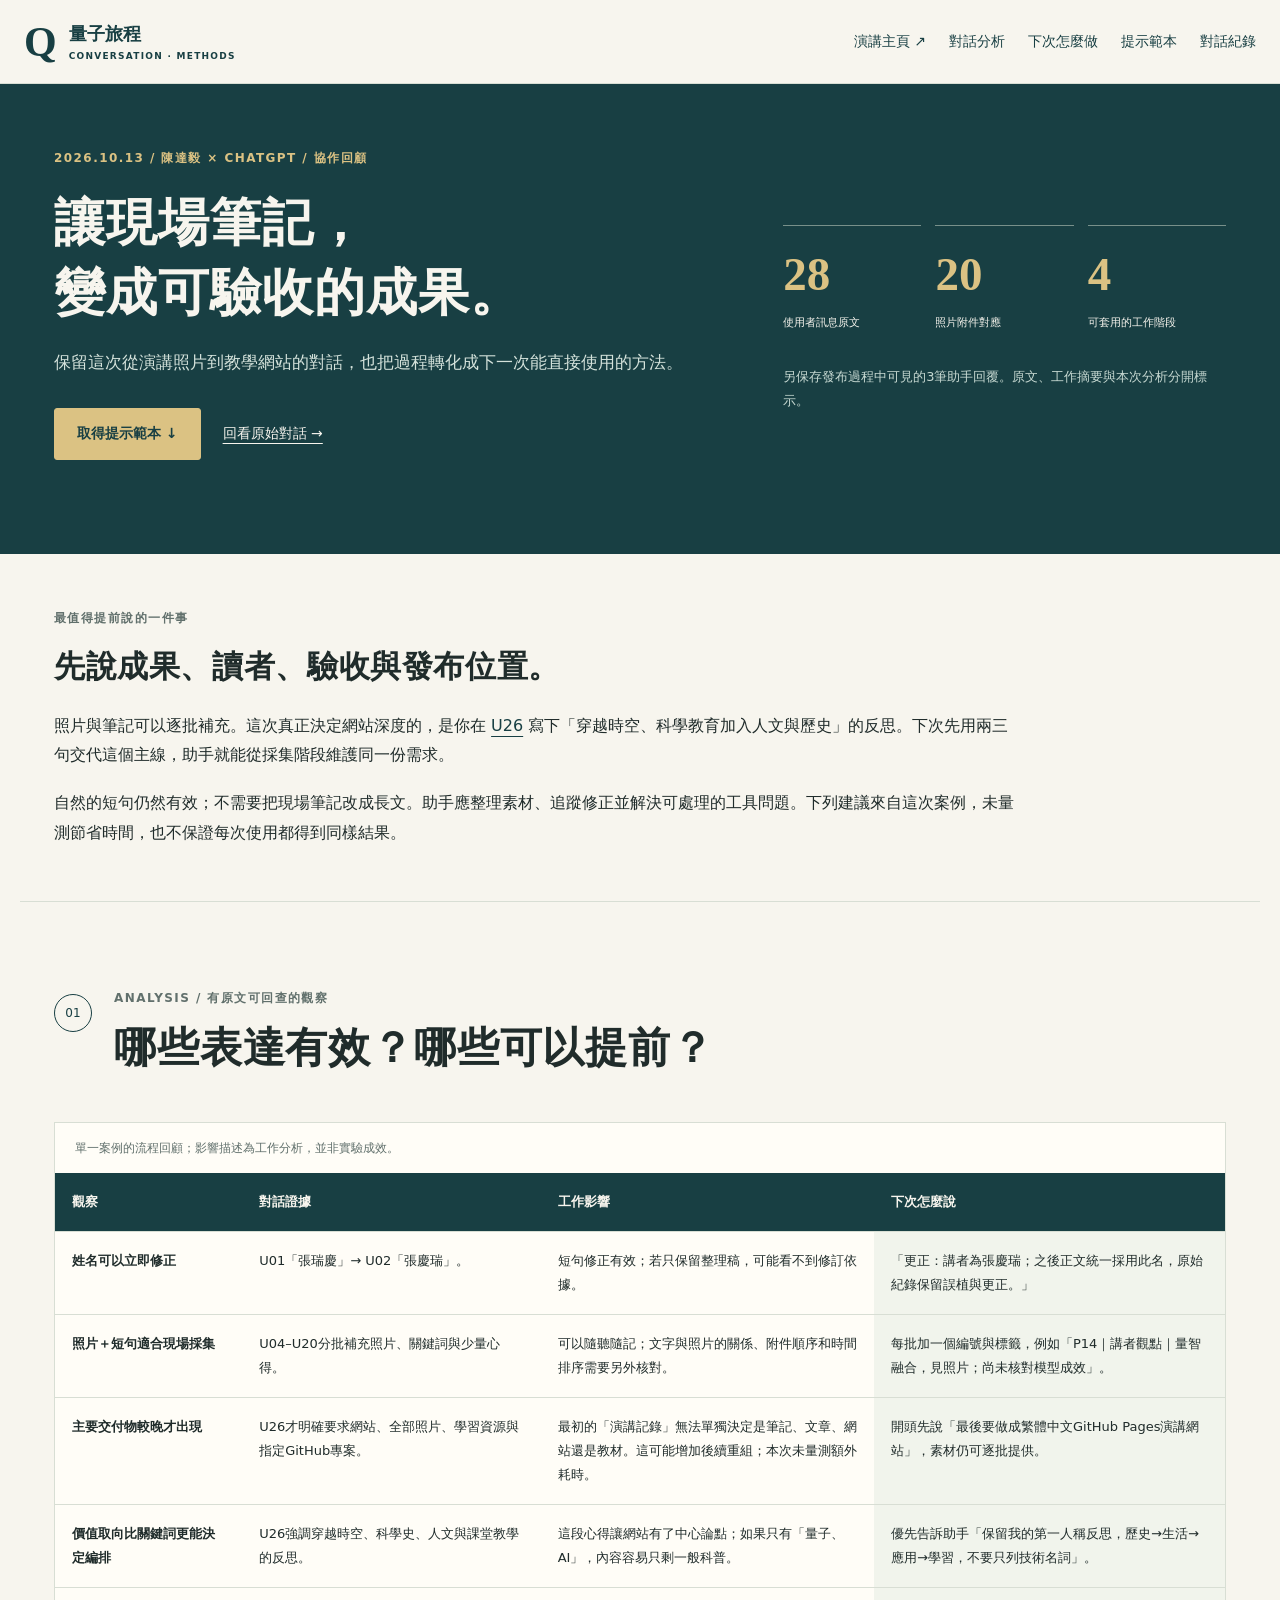
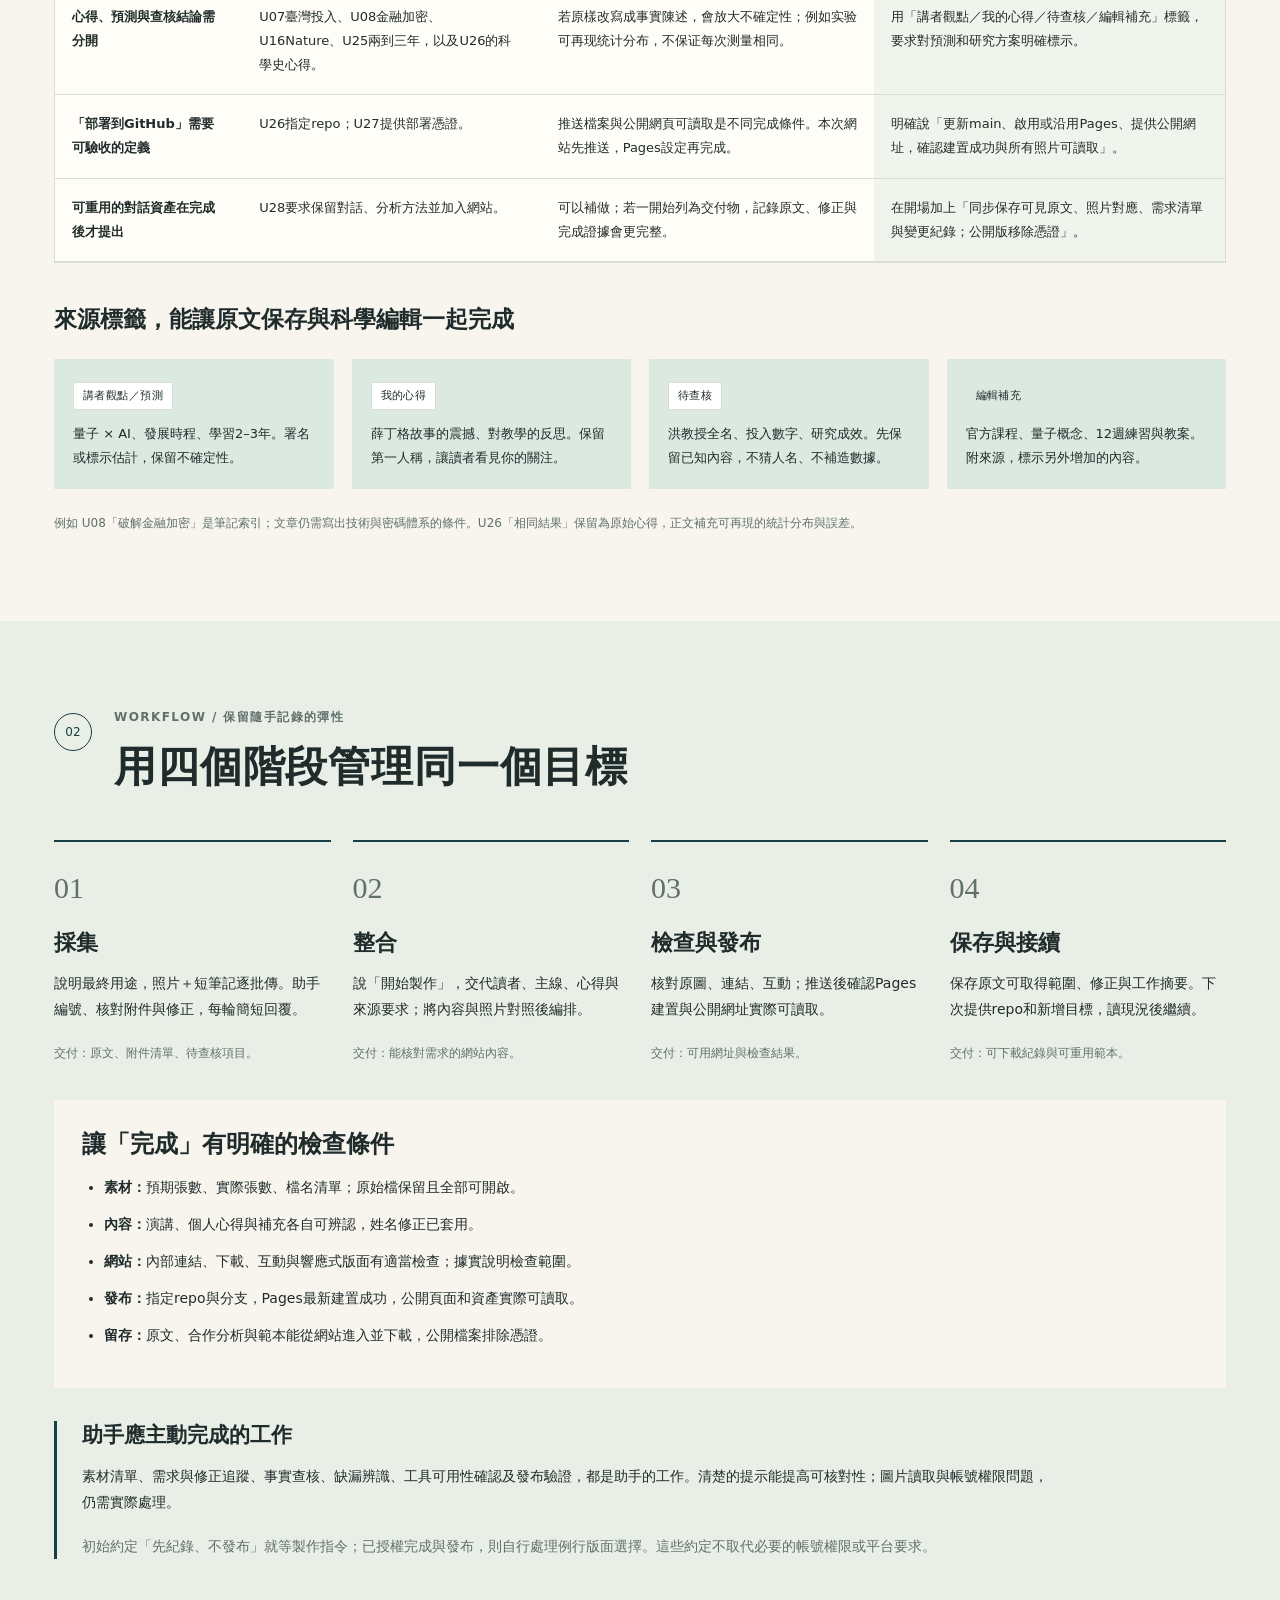
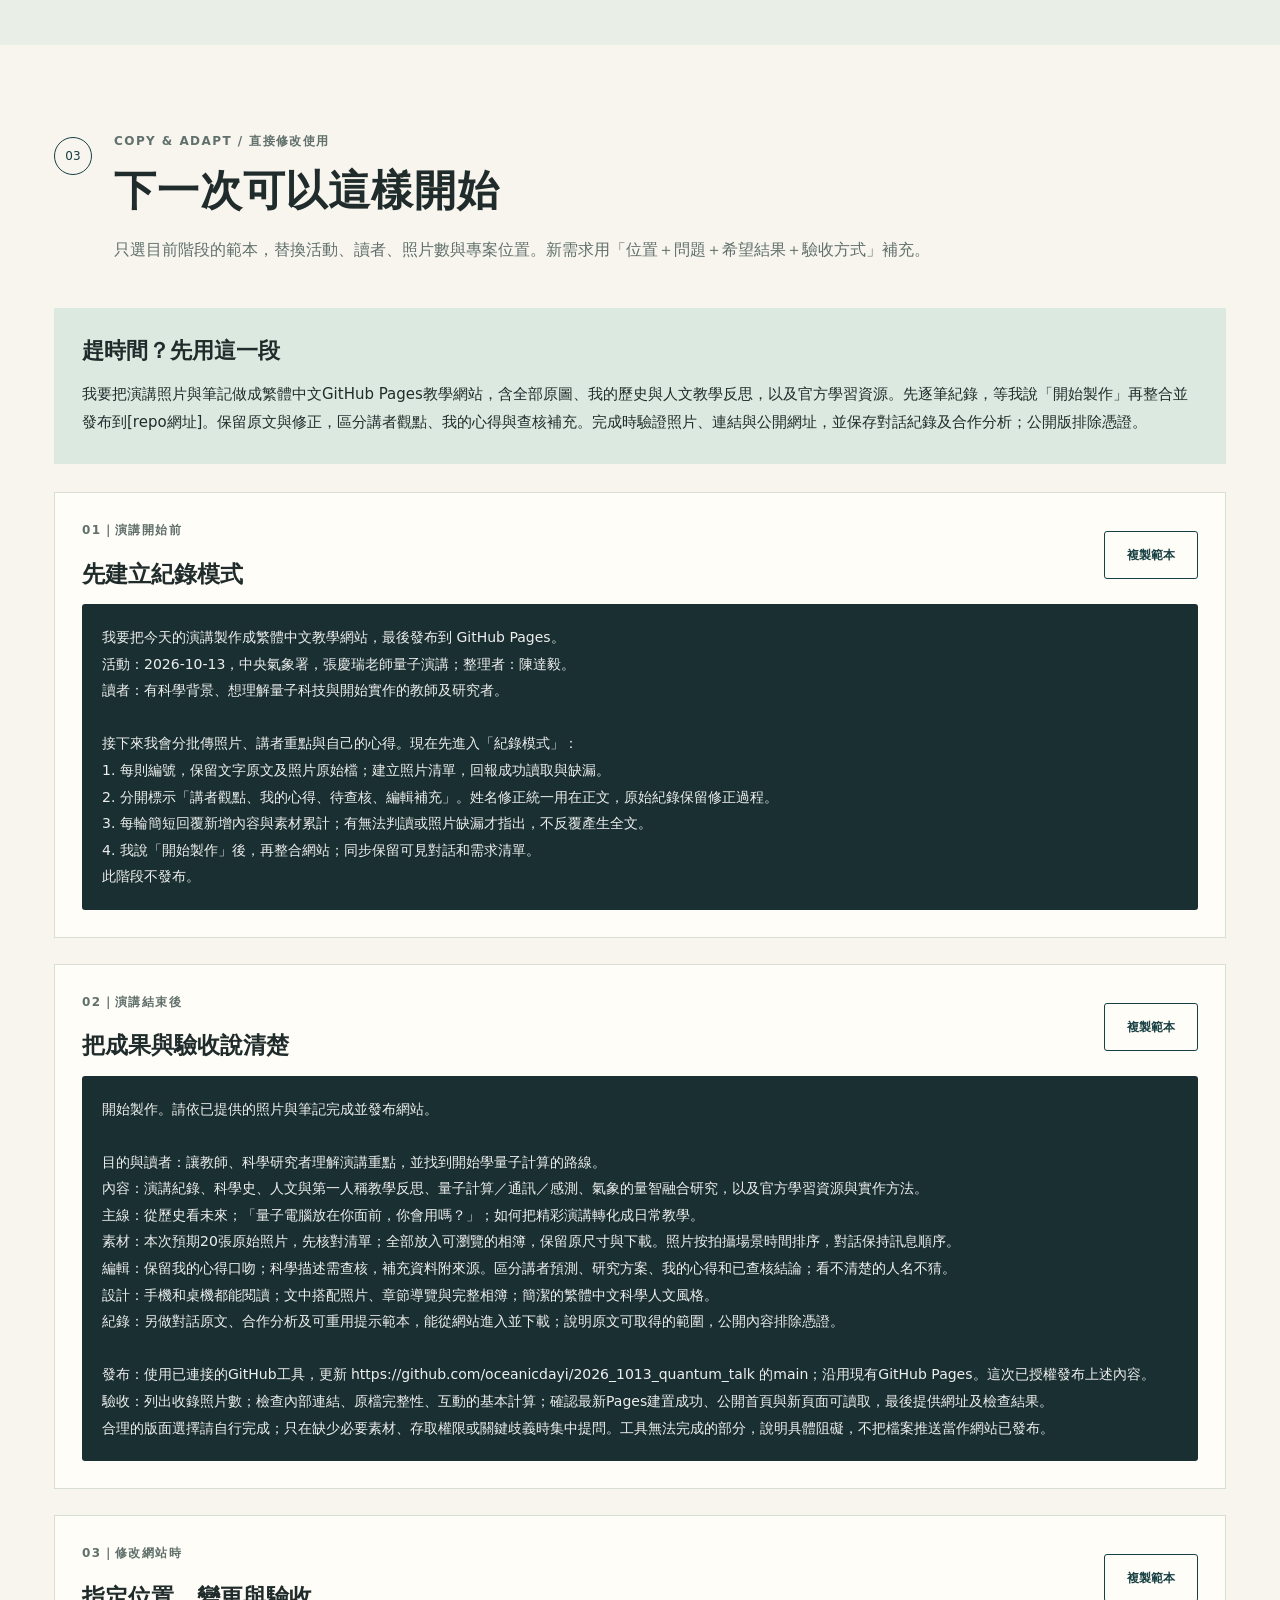
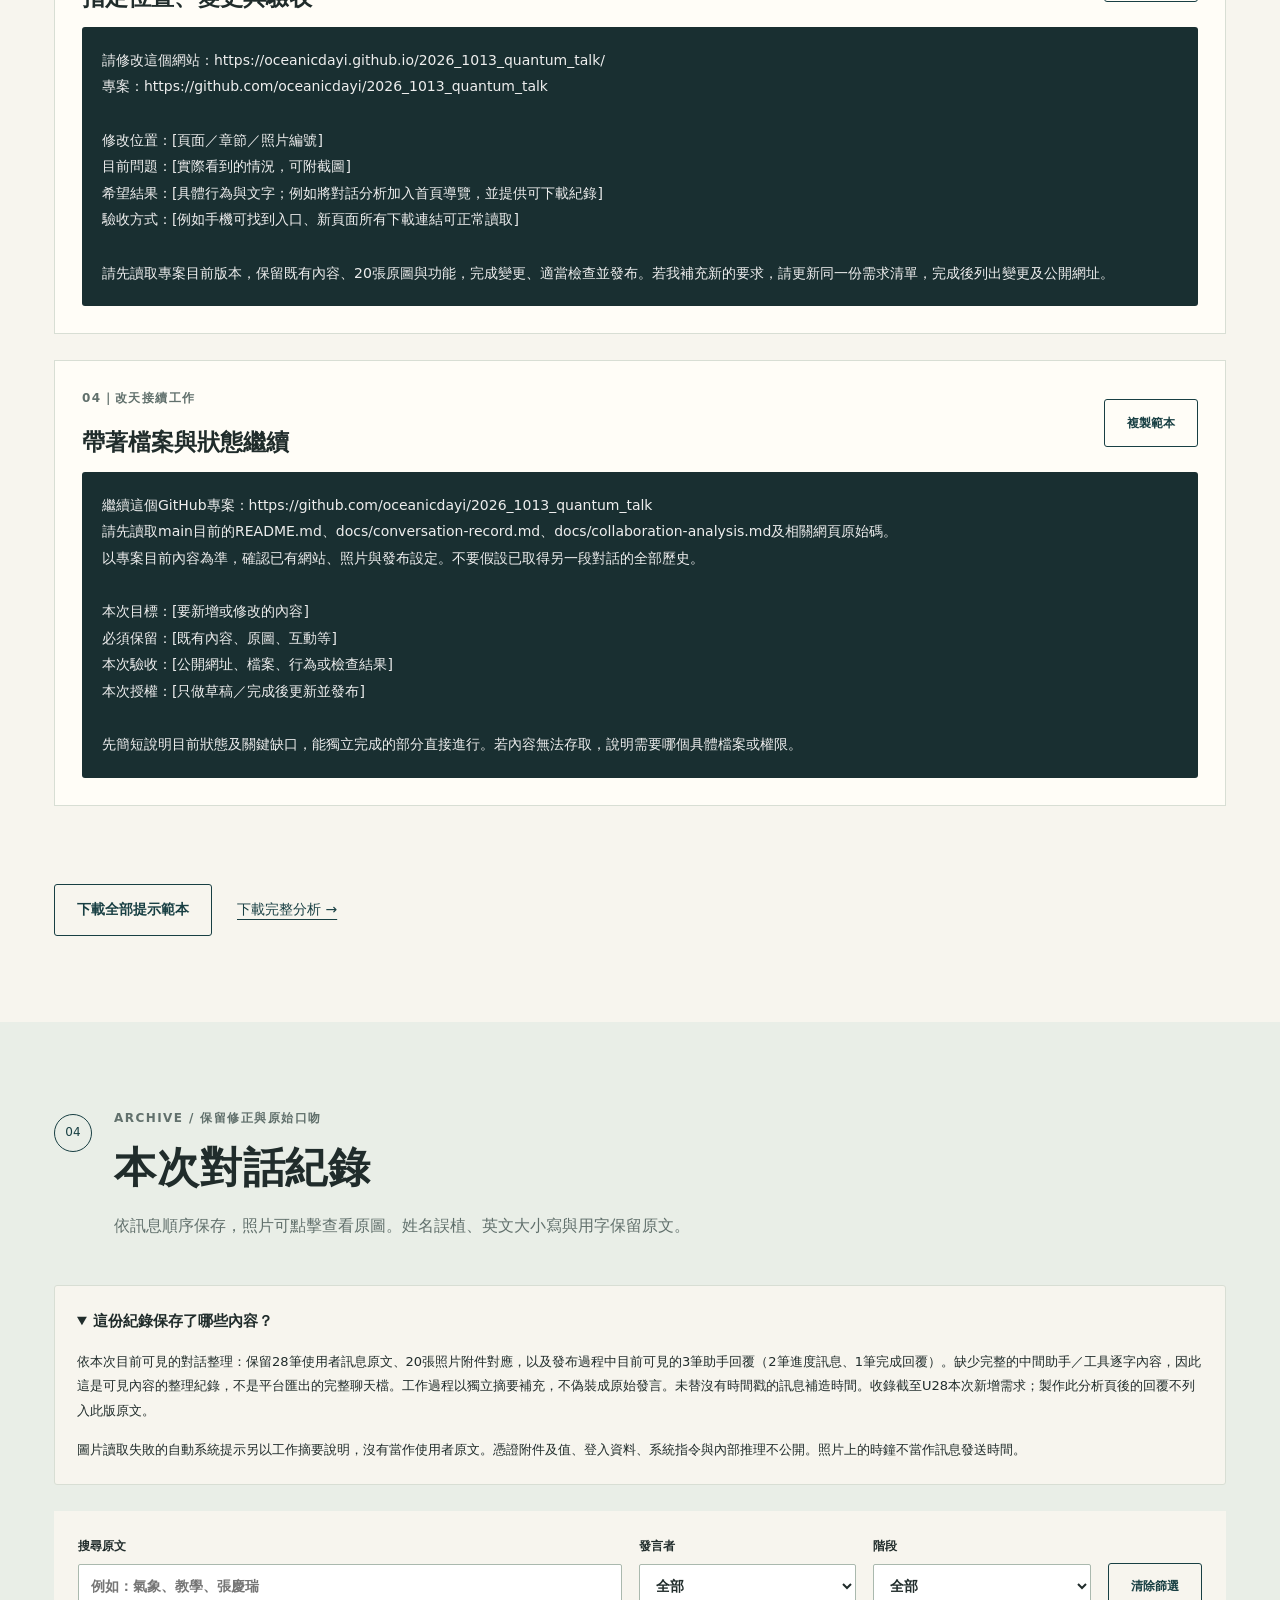
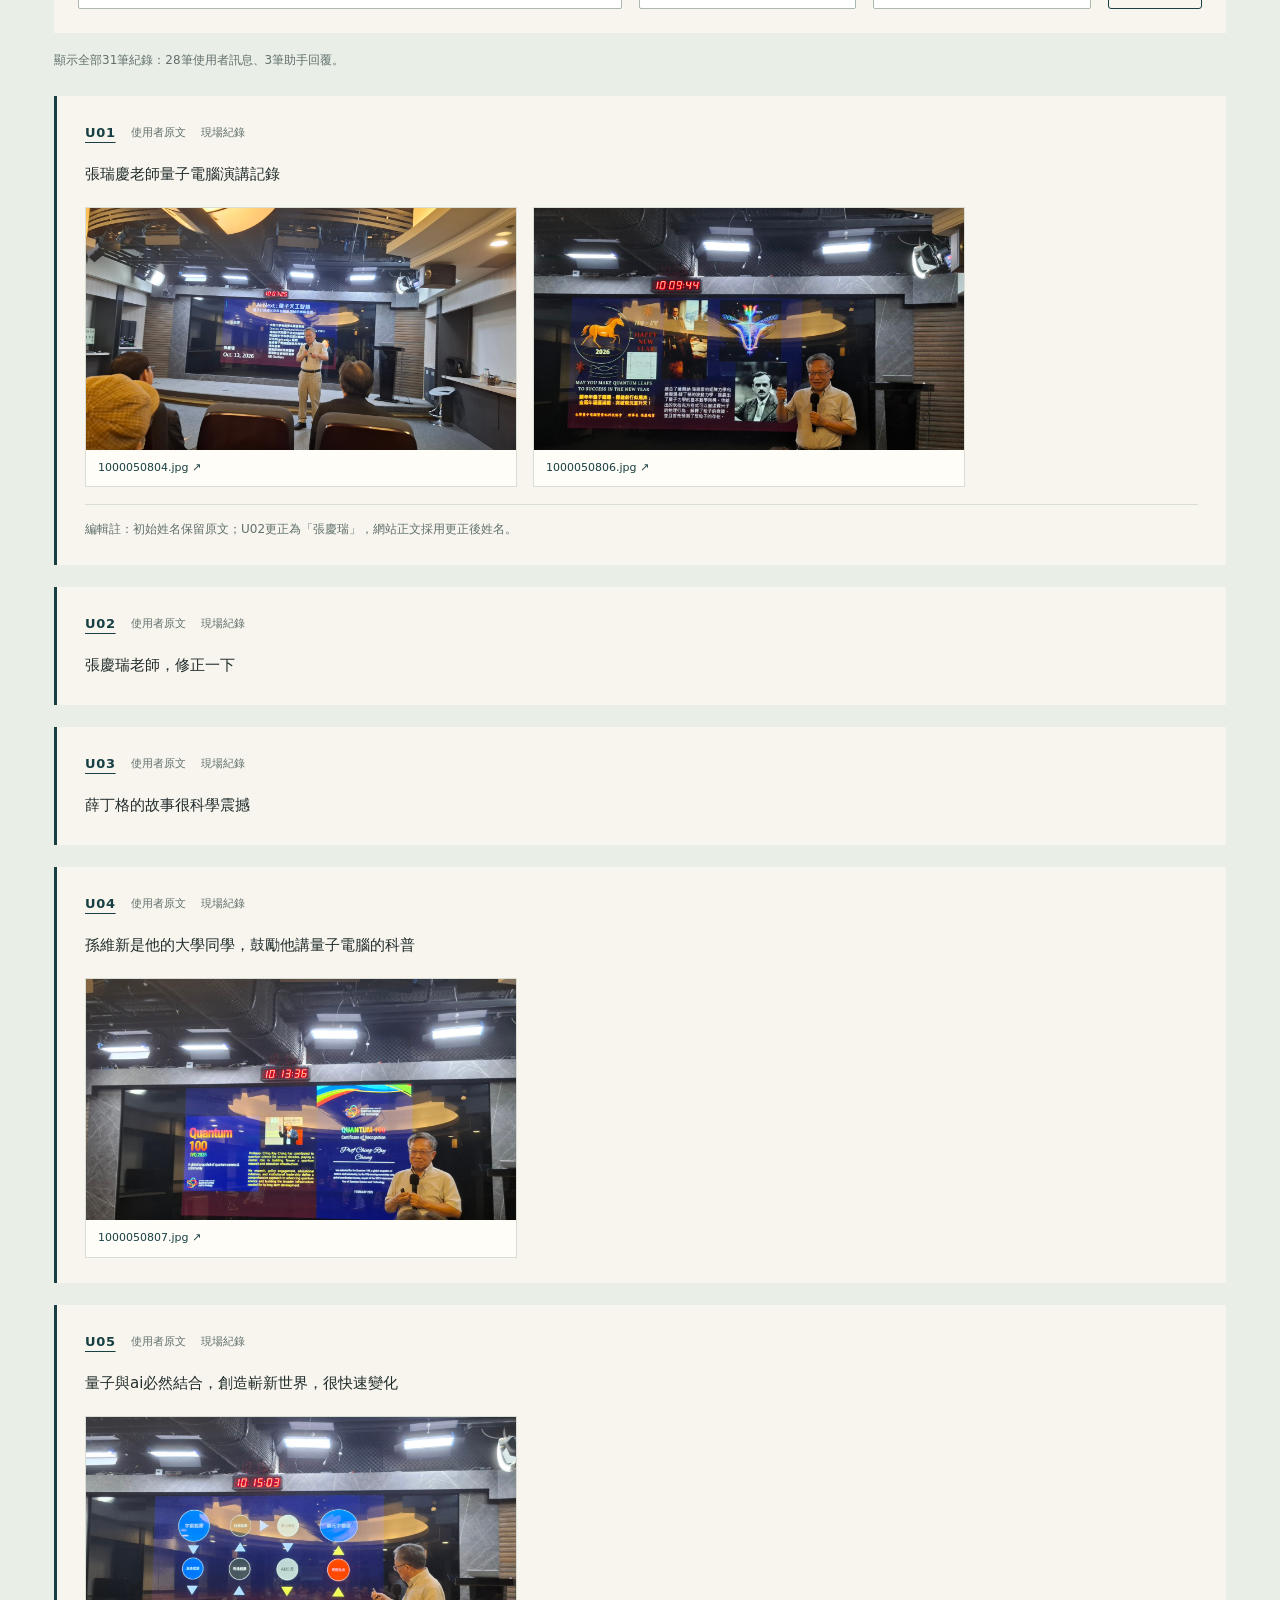
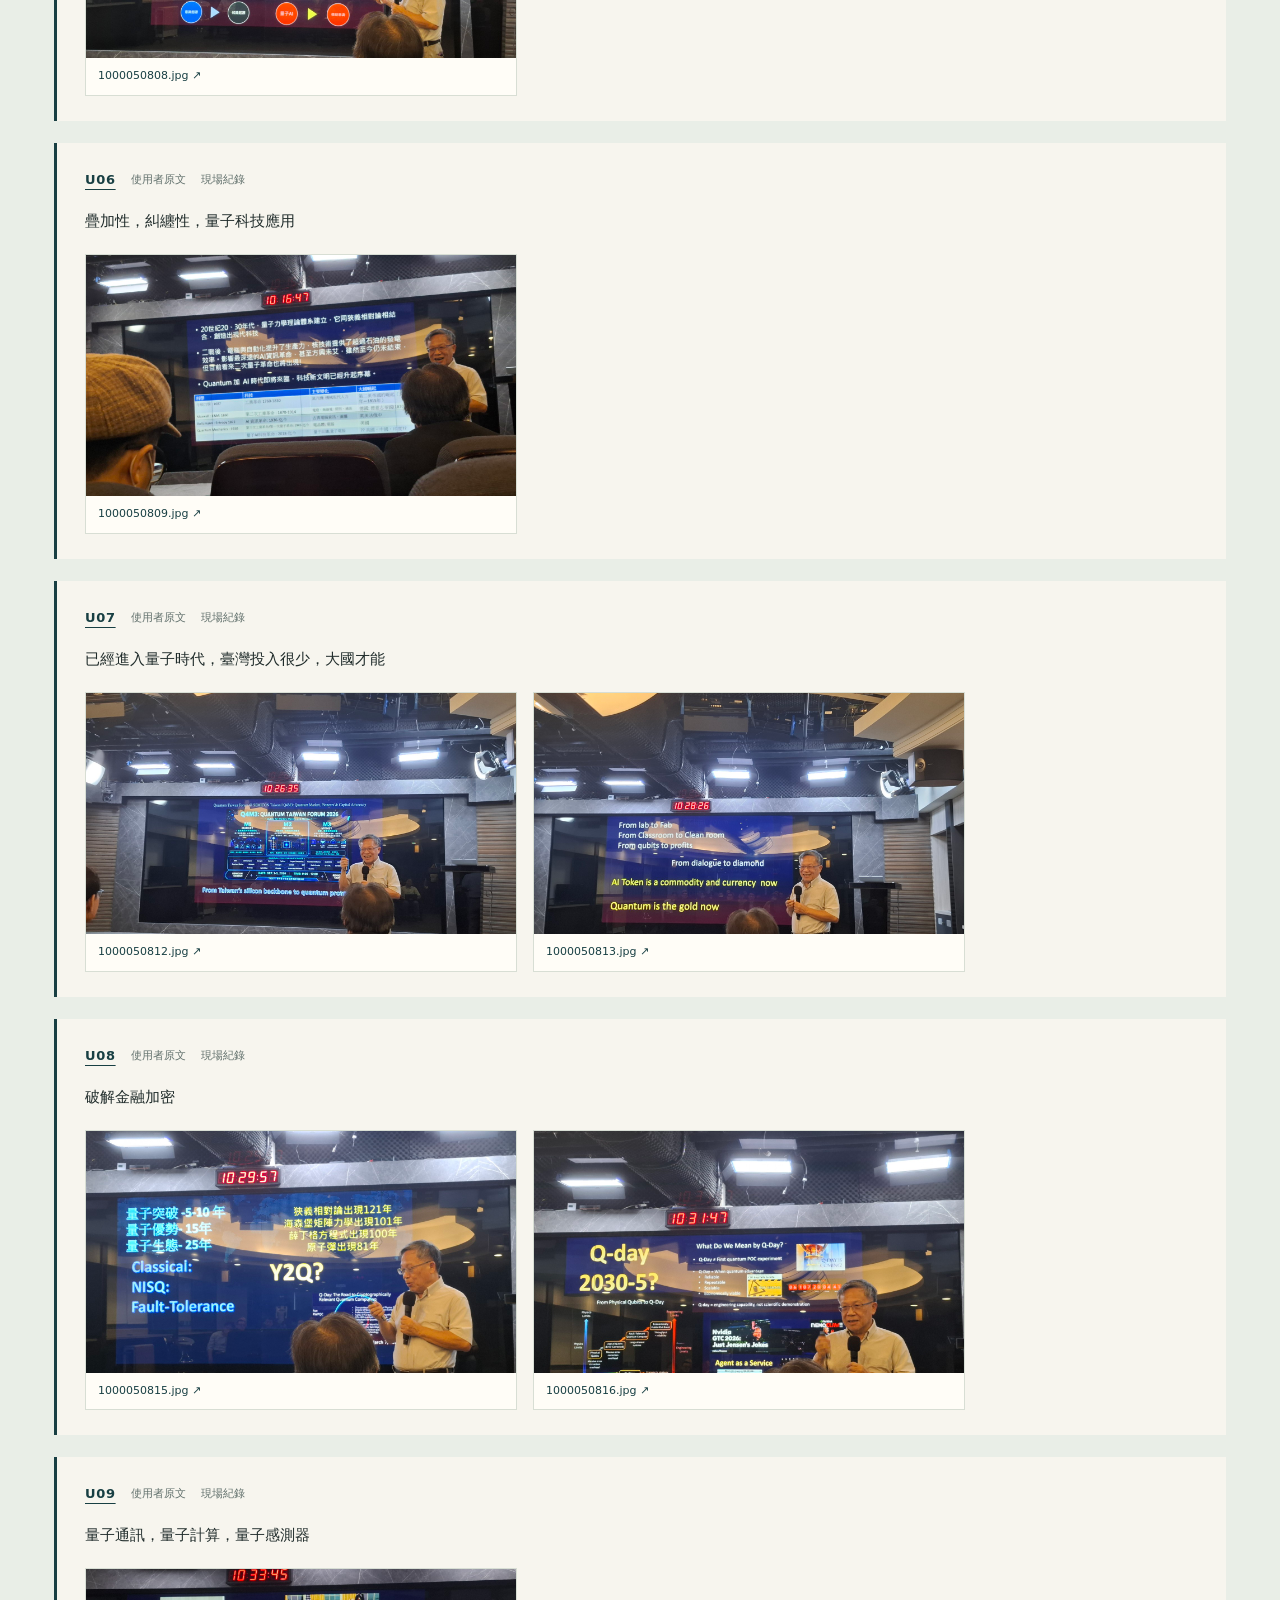
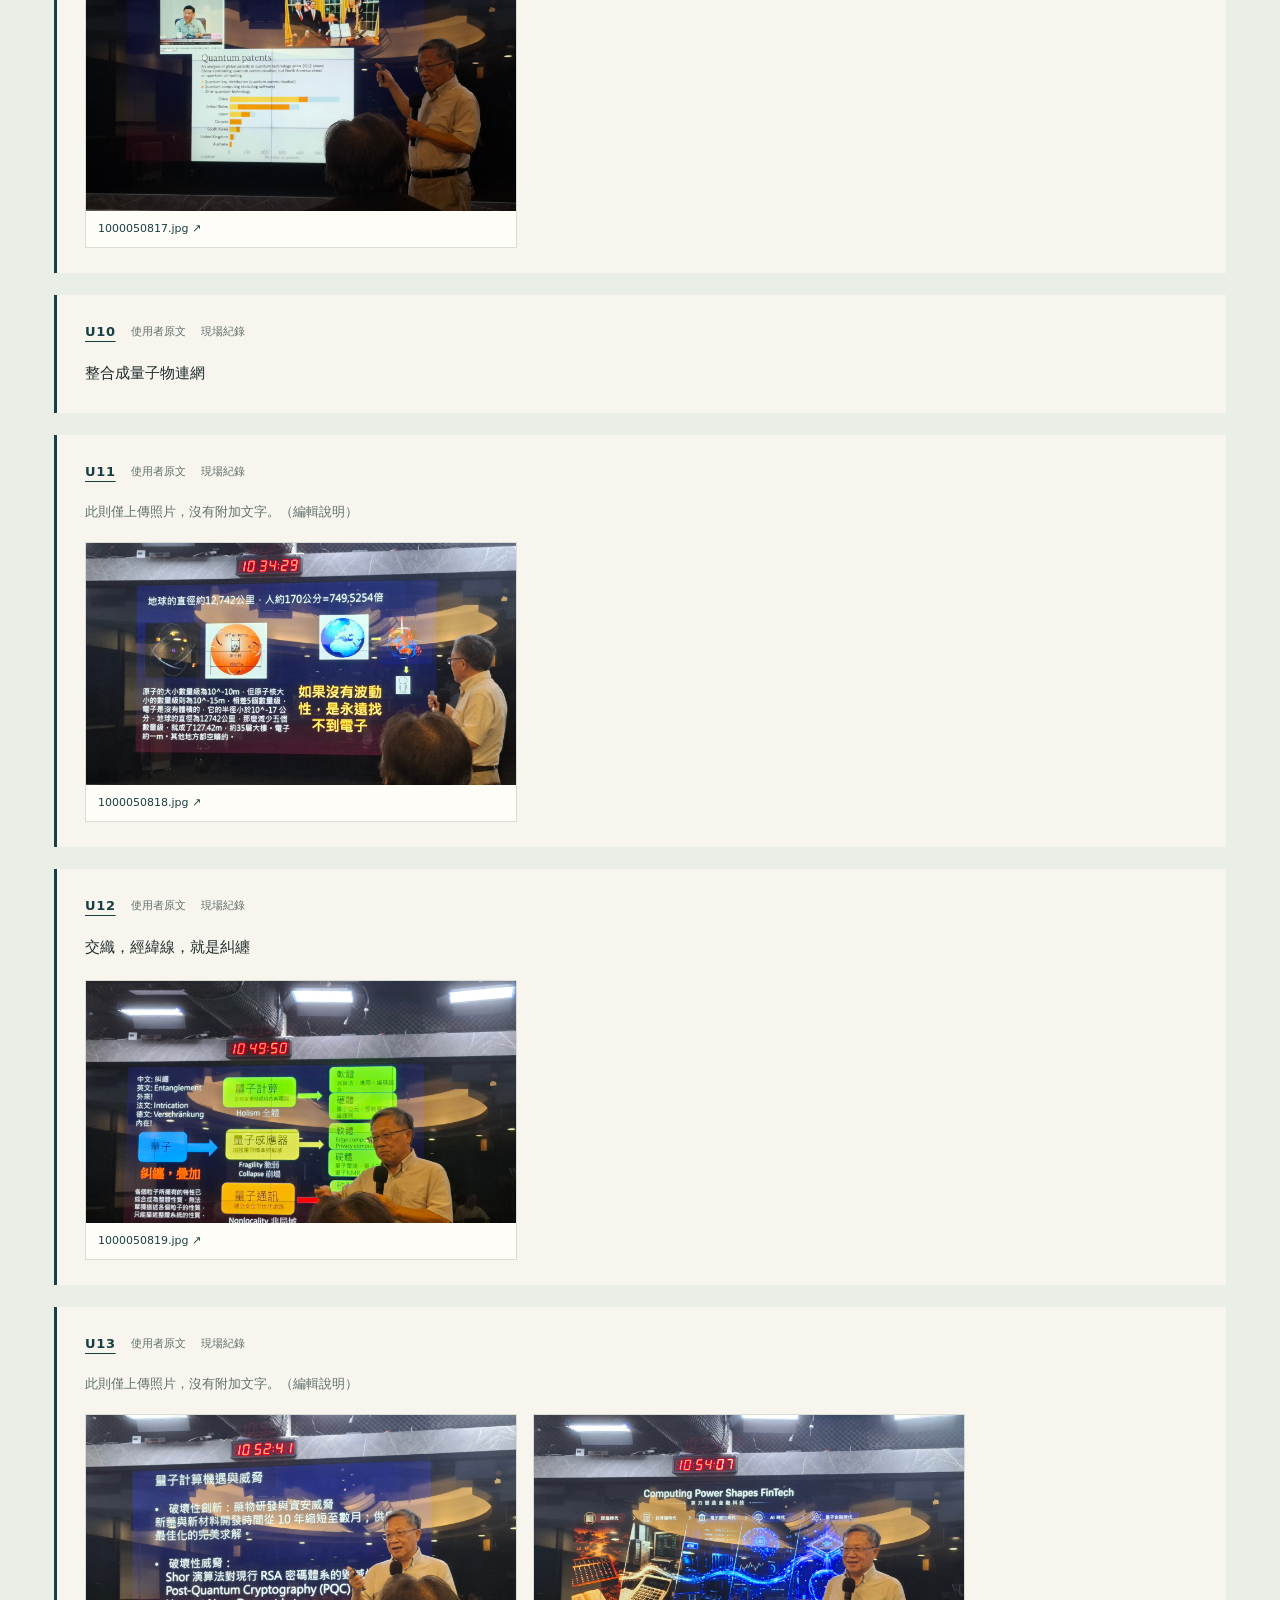
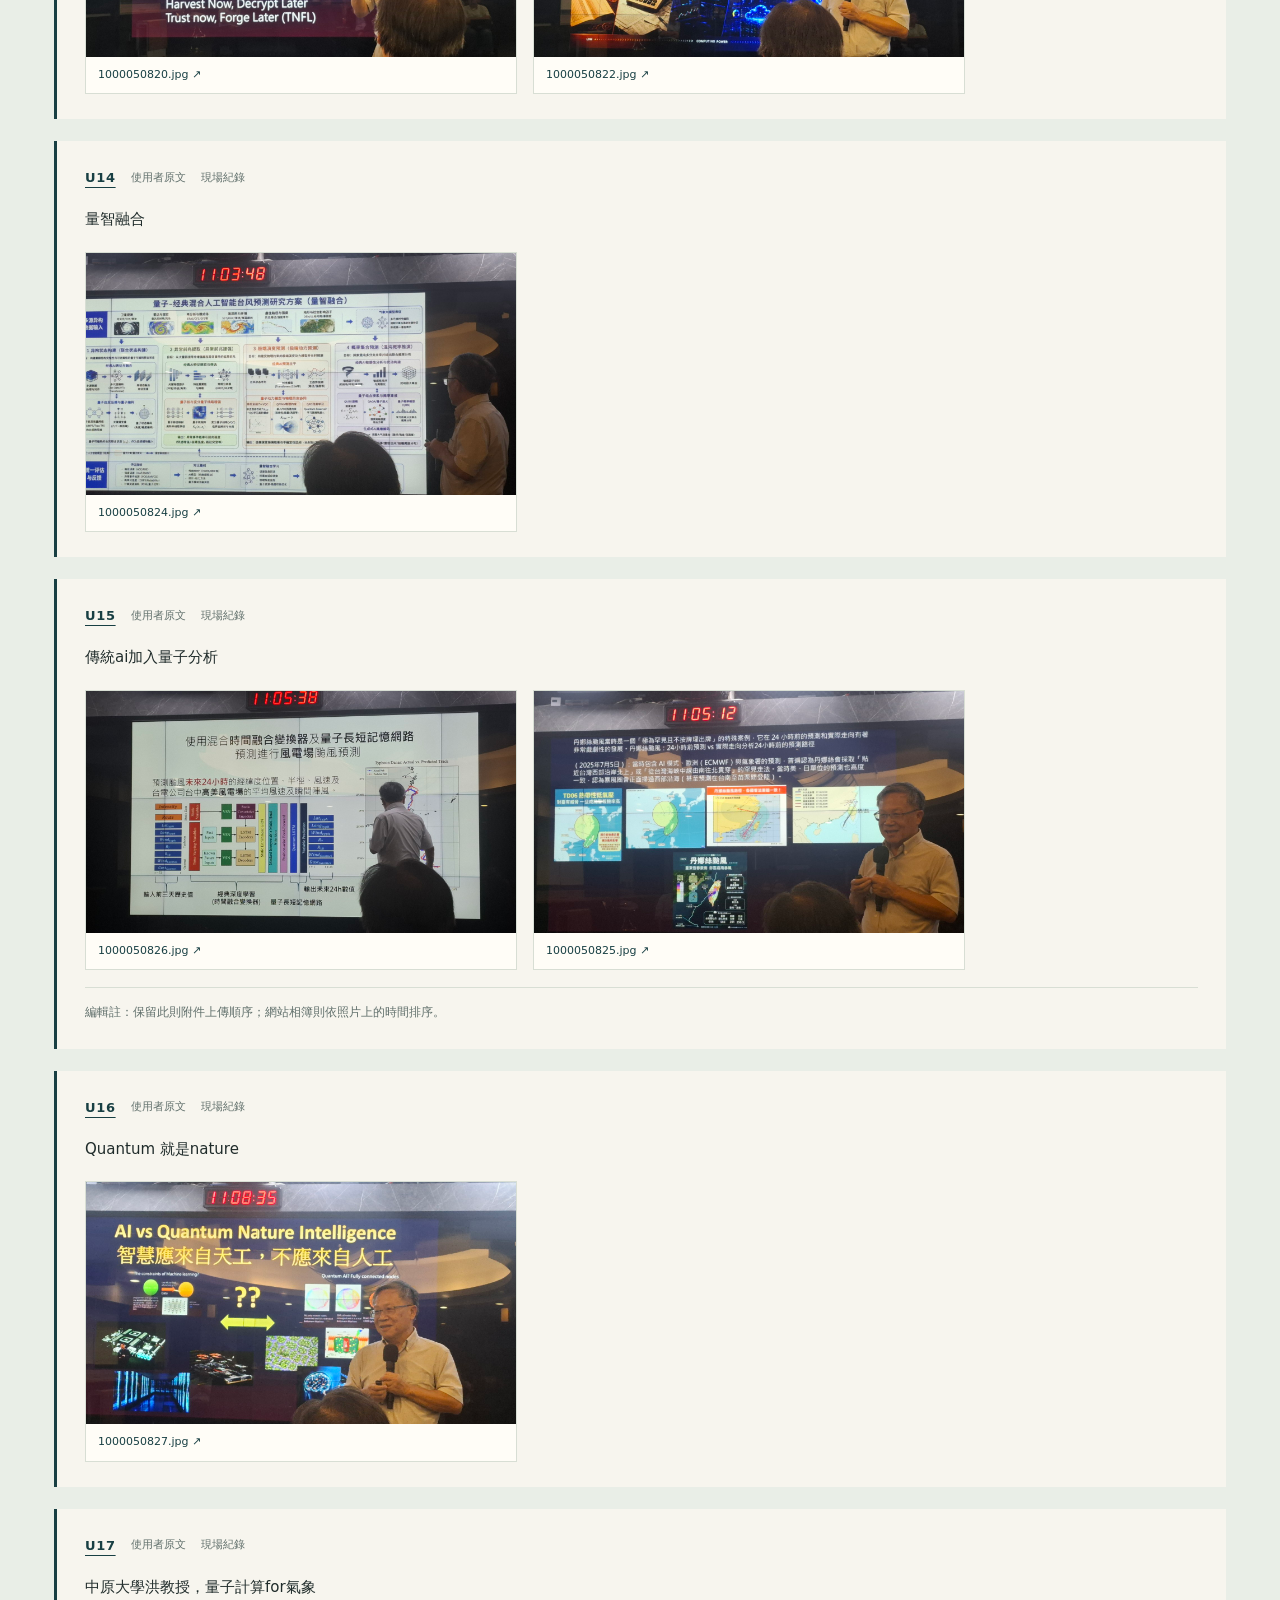
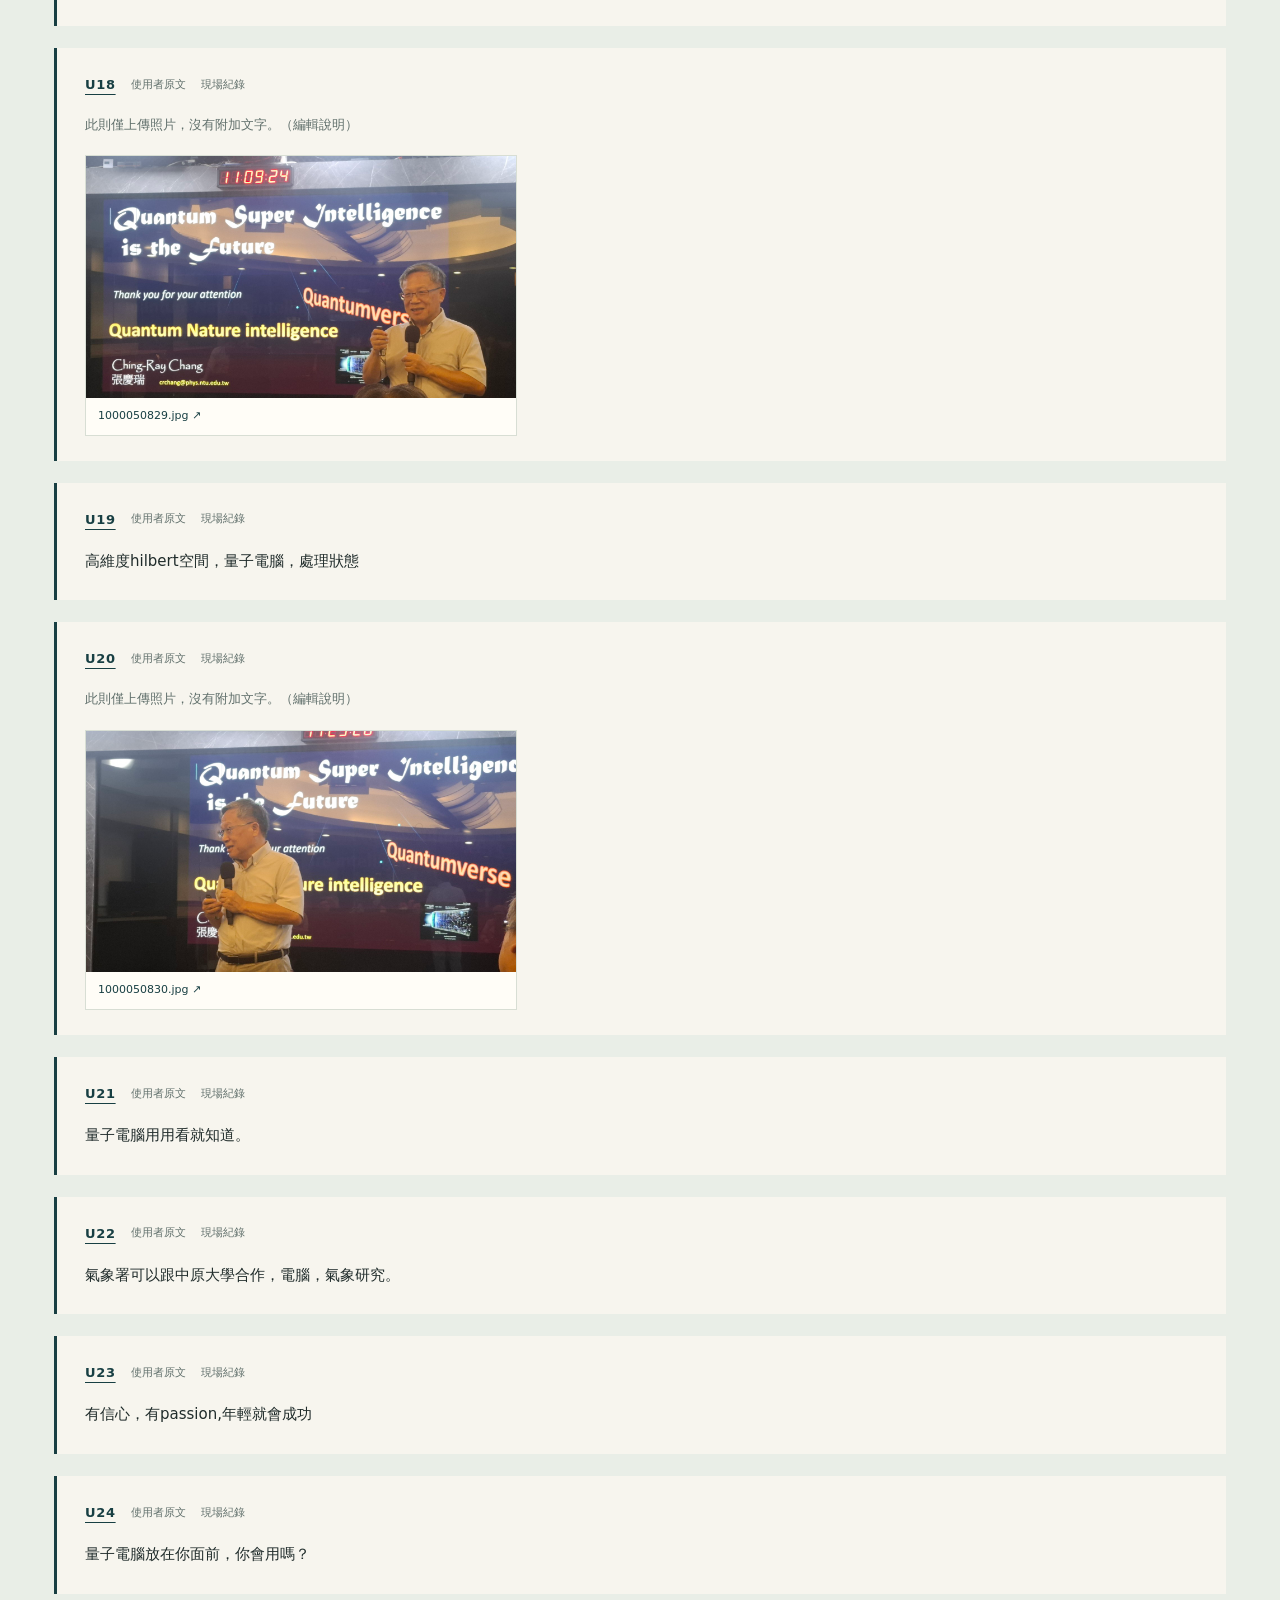
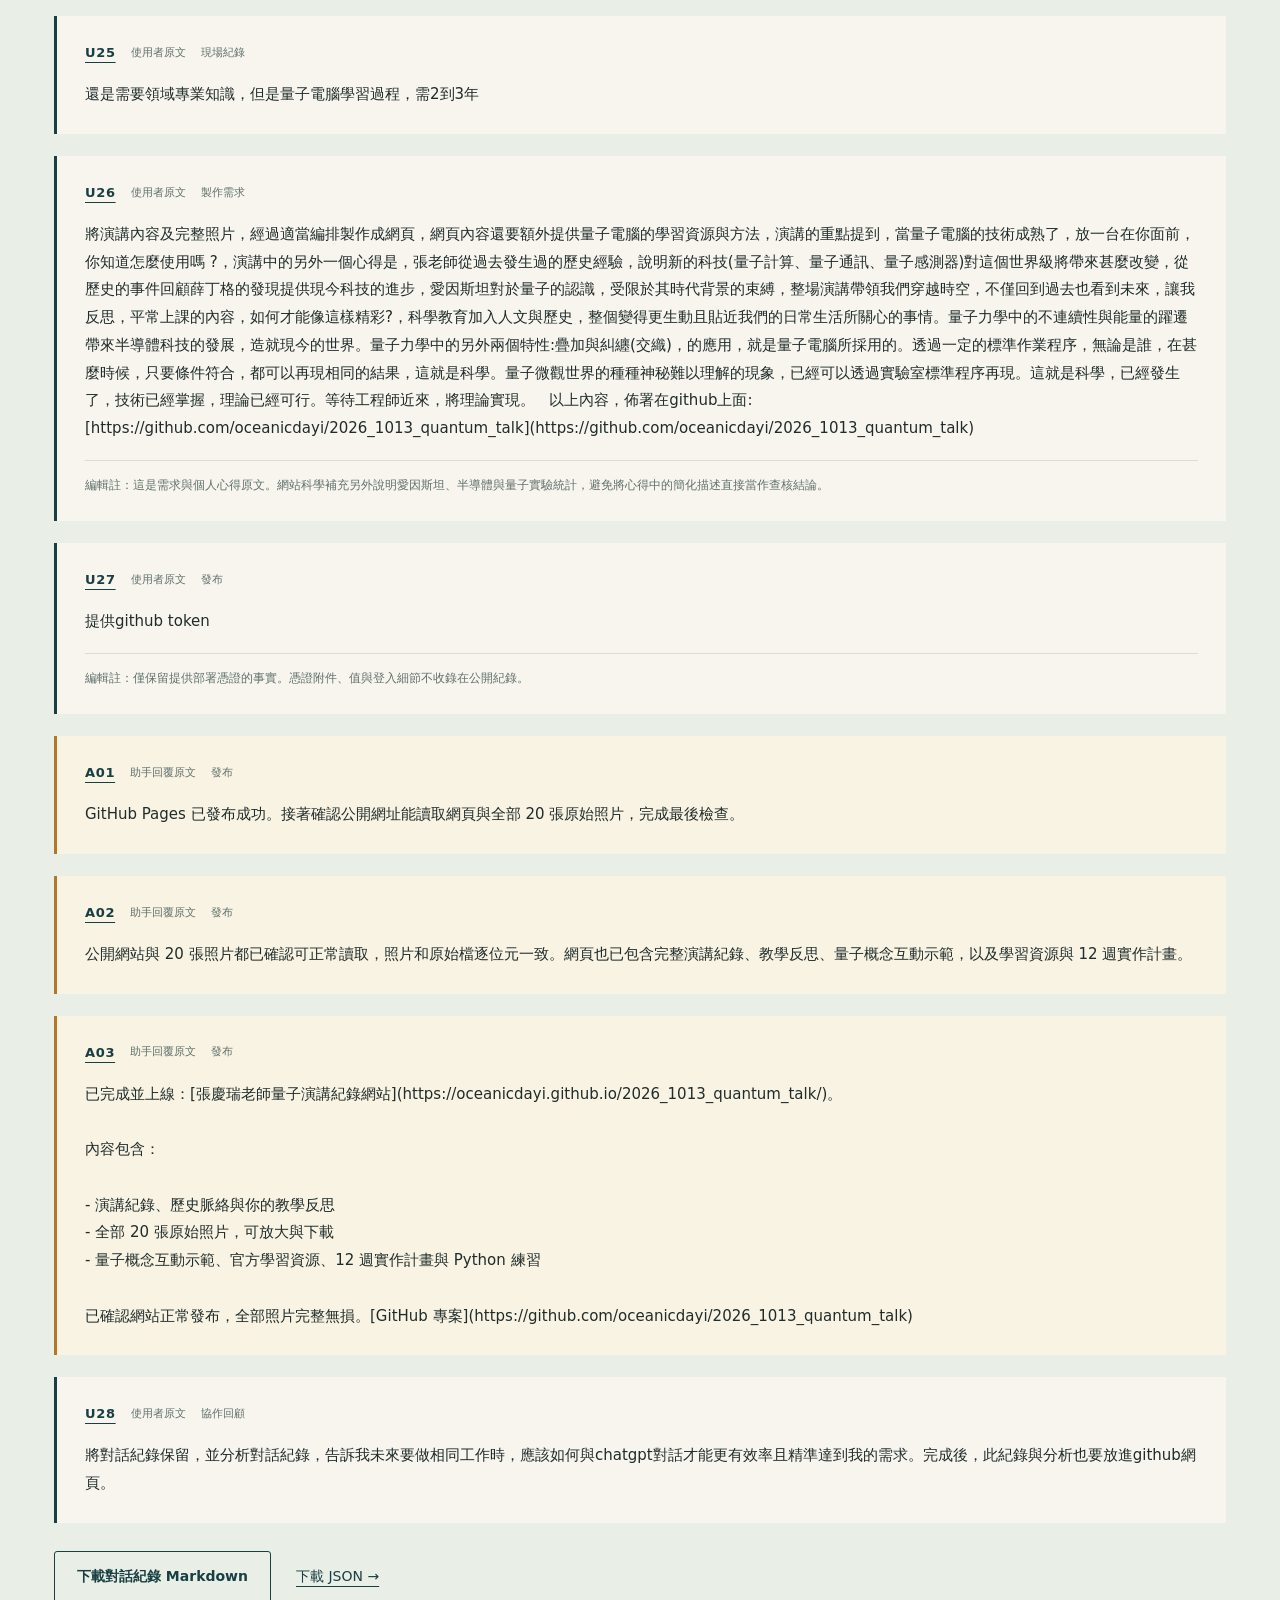
<file: collaboration.html>
<!doctype html>
<html lang="zh-Hant"><head><meta charset="utf-8"><meta name="viewport" content="width=device-width,initial-scale=1"><title>對話紀錄與協作方法｜量子演講網站</title><meta name="description" content="保存這次從演講照片、現場筆記到GitHub Pages網站的可見對話，分析如何更有效率地與ChatGPT協作，提供四階段提示範本。"><meta name="theme-color" content="#183f43"><link rel="icon" href="assets/favicon.svg" type="image/svg+xml"><link rel="stylesheet" href="assets/style.css"><link rel="stylesheet" href="assets/collaboration.css"><script defer src="assets/collaboration.js"></script></head><body>
<a class="skip" href="#main">跳到主要內容</a><header class="site-header"><a class="brand" href="index.html"><span class="brand-mark">Q</span><span>量子旅程<small>CONVERSATION · METHODS</small></span></a><button class="menu-toggle" type="button" aria-controls="nav" aria-expanded="false">章節選單</button><nav id="nav" aria-label="主要章節"><a href="index.html">演講主頁 ↗</a><a href="#findings">對話分析</a><a href="#workflow">下次怎麼做</a><a href="#prompts">提示範本</a><a href="#record">對話紀錄</a></nav></header>
<main id="main"><section class="collab-hero" id="top"><div><p class="eyebrow">2026.10.13 / 陳達毅 × CHATGPT / 協作回顧</p><h1>讓現場筆記，<br>變成可驗收的成果。</h1><p>保留這次從演講照片到教學網站的對話，也把過程轉化成下一次能直接使用的方法。</p><div class="hero-actions"><a class="button light" href="#prompts">取得提示範本 ↓</a><a class="text-link" href="#record">回看原始對話 →</a></div></div><aside class="collab-stats"><div><strong>28</strong><span>使用者訊息原文</span></div><div><strong>20</strong><span>照片附件對應</span></div><div><strong>4</strong><span>可套用的工作階段</span></div><p>另保存發布過程中可見的3筆助手回覆。原文、工作摘要與本次分析分開標示。</p></aside></section>
<section class="section-wrap collab-intro"><p class="eyebrow">最值得提前說的一件事</p><h2>先說成果、讀者、驗收與發布位置。</h2><p>照片與筆記可以逐批補充。這次真正決定網站深度的，是你在 <a href="#U26">U26</a> 寫下「穿越時空、科學教育加入人文與歷史」的反思。下次先用兩三句交代這個主線，助手就能從採集階段維護同一份需求。</p><p>自然的短句仍然有效；不需要把現場筆記改成長文。助手應整理素材、追蹤修正並解決可處理的工具問題。下列建議來自這次案例，未量測節省時間，也不保證每次使用都得到同樣結果。</p></section>
<section class="section-wrap" id="findings"><div class="section-heading"><span class="chapter">01</span><div><p class="eyebrow">ANALYSIS / 有原文可回查的觀察</p><h2>哪些表達有效？哪些可以提前？</h2></div></div><div class="analysis-table" tabindex="0" role="region" aria-label="對話觀察與改進建議表，可橫向捲動"><table><caption>單一案例的流程回顧；影響描述為工作分析，並非實驗成效。</caption><thead><tr><th scope="col">觀察</th><th scope="col">對話證據</th><th scope="col">工作影響</th><th scope="col">下次怎麼說</th></tr></thead><tbody><tr><td>姓名可以立即修正</td><td>U01「張瑞慶」→ U02「張慶瑞」。</td><td>短句修正有效；若只保留整理稿，可能看不到修訂依據。</td><td>「更正：講者為張慶瑞；之後正文統一採用此名，原始紀錄保留誤植與更正。」</td></tr><tr><td>照片＋短句適合現場採集</td><td>U04–U20分批補充照片、關鍵詞與少量心得。</td><td>可以隨聽隨記；文字與照片的關係、附件順序和時間排序需要另外核對。</td><td>每批加一個編號與標籤，例如「P14｜講者觀點｜量智融合，見照片；尚未核對模型成效」。</td></tr><tr><td>主要交付物較晚才出現</td><td>U26才明確要求網站、全部照片、學習資源與指定GitHub專案。</td><td>最初的「演講記錄」無法單獨決定是筆記、文章、網站還是教材。這可能增加後續重組；本次未量測額外耗時。</td><td>開頭先說「最後要做成繁體中文GitHub Pages演講網站」，素材仍可逐批提供。</td></tr><tr><td>價值取向比關鍵詞更能決定編排</td><td>U26強調穿越時空、科學史、人文與課堂教學的反思。</td><td>這段心得讓網站有了中心論點；如果只有「量子、AI」，內容容易只剩一般科普。</td><td>優先告訴助手「保留我的第一人稱反思，歷史→生活→應用→學習，不要只列技術名詞」。</td></tr><tr><td>心得、預測與查核結論需分開</td><td>U07臺灣投入、U08金融加密、U16Nature、U25兩到三年，以及U26的科學史心得。</td><td>若原樣改寫成事實陳述，會放大不確定性；例如实验可再现统计分布，不保证每次测量相同。</td><td>用「講者觀點／我的心得／待查核／編輯補充」標籤，要求對預測和研究方案明確標示。</td></tr><tr><td>「部署到GitHub」需要可驗收的定義</td><td>U26指定repo；U27提供部署憑證。</td><td>推送檔案與公開網頁可讀取是不同完成條件。本次網站先推送，Pages設定再完成。</td><td>明確說「更新main、啟用或沿用Pages、提供公開網址，確認建置成功與所有照片可讀取」。</td></tr><tr><td>可重用的對話資產在完成後才提出</td><td>U28要求保留對話、分析方法並加入網站。</td><td>可以補做；若一開始列為交付物，記錄原文、修正與完成證據會更完整。</td><td>在開場加上「同步保存可見原文、照片對應、需求清單與變更紀錄；公開版移除憑證」。</td></tr></tbody></table></div>
<div class="classification"><h3>來源標籤，能讓原文保存與科學編輯一起完成</h3><div class="classification-grid"><article><span class="tag">講者觀點／預測</span><p>量子 × AI、發展時程、學習2–3年。署名或標示估計，保留不確定性。</p></article><article><span class="tag">我的心得</span><p>薛丁格故事的震撼、對教學的反思。保留第一人稱，讓讀者看見你的關注。</p></article><article><span class="tag">待查核</span><p>洪教授全名、投入數字、研究成效。先保留已知內容，不猜人名、不補造數據。</p></article><article><span class="tag supplement">編輯補充</span><p>官方課程、量子概念、12週練習與教案。附來源，標示另外增加的內容。</p></article></div><p class="caption">例如 U08「破解金融加密」是筆記索引；文章仍需寫出技術與密碼體系的條件。U26「相同結果」保留為原始心得，正文補充可再現的統計分布與誤差。</p></div></section>
<section class="concept-section" id="workflow"><div class="section-wrap"><div class="section-heading"><span class="chapter">02</span><div><p class="eyebrow">WORKFLOW / 保留隨手記錄的彈性</p><h2>用四個階段管理同一個目標</h2></div></div><ol class="workflow-steps"><li><span>01</span><h3>採集</h3><p>說明最終用途，照片＋短筆記逐批傳。助手編號、核對附件與修正，每輪簡短回覆。</p><small>交付：原文、附件清單、待查核項目。</small></li><li><span>02</span><h3>整合</h3><p>說「開始製作」，交代讀者、主線、心得與來源要求；將內容與照片對照後編排。</p><small>交付：能核對需求的網站內容。</small></li><li><span>03</span><h3>檢查與發布</h3><p>核對原圖、連結、互動；推送後確認Pages建置與公開網址實際可讀取。</p><small>交付：可用網址與檢查結果。</small></li><li><span>04</span><h3>保存與接續</h3><p>保存原文可取得範圍、修正與工作摘要。下次提供repo和新增目標，讀現況後繼續。</p><small>交付：可下載紀錄與可重用範本。</small></li></ol>
<div class="acceptance"><h3>讓「完成」有明確的檢查條件</h3><ul><li><strong>素材：</strong>預期張數、實際張數、檔名清單；原始檔保留且全部可開啟。</li><li><strong>內容：</strong>演講、個人心得與補充各自可辨認，姓名修正已套用。</li><li><strong>網站：</strong>內部連結、下載、互動與響應式版面有適當檢查；據實說明檢查範圍。</li><li><strong>發布：</strong>指定repo與分支，Pages最新建置成功，公開頁面和資產實際可讀取。</li><li><strong>留存：</strong>原文、合作分析與範本能從網站進入並下載，公開檔案排除憑證。</li></ul></div>
<aside class="assistant-responsibility"><h3>助手應主動完成的工作</h3><p>素材清單、需求與修正追蹤、事實查核、缺漏辨識、工具可用性確認及發布驗證，都是助手的工作。清楚的提示能提高可核對性；圖片讀取與帳號權限問題，仍需實際處理。</p><p class="caption">初始約定「先紀錄、不發布」就等製作指令；已授權完成與發布，則自行處理例行版面選擇。這些約定不取代必要的帳號權限或平台要求。</p></aside></div></section>
<section class="section-wrap" id="prompts"><div class="section-heading"><span class="chapter">03</span><div><p class="eyebrow">COPY & ADAPT / 直接修改使用</p><h2>下一次可以這樣開始</h2><p>只選目前階段的範本，替換活動、讀者、照片數與專案位置。新需求用「位置＋問題＋希望結果＋驗收方式」補充。</p></div></div><aside class="short-prompt"><h3>趕時間？先用這一段</h3><p>我要把演講照片與筆記做成繁體中文GitHub Pages教學網站，含全部原圖、我的歷史與人文教學反思，以及官方學習資源。先逐筆紀錄，等我說「開始製作」再整合並發布到[repo網址]。保留原文與修正，區分講者觀點、我的心得與查核補充。完成時驗證照片、連結與公開網址，並保存對話紀錄及合作分析；公開版排除憑證。</p></aside><div class="prompt-list"><article class="prompt-card"><div class="prompt-heading"><div><p class="eyebrow">01｜演講開始前</p><h3>先建立紀錄模式</h3></div><button class="copy-prompt button outline" type="button" data-copy="prompt-capture">複製範本</button></div><pre id="prompt-capture">我要把今天的演講製作成繁體中文教學網站，最後發布到 GitHub Pages。
活動：2026-10-13，中央氣象署，張慶瑞老師量子演講；整理者：陳達毅。
讀者：有科學背景、想理解量子科技與開始實作的教師及研究者。

接下來我會分批傳照片、講者重點與自己的心得。現在先進入「紀錄模式」：
1. 每則編號，保留文字原文及照片原始檔；建立照片清單，回報成功讀取與缺漏。
2. 分開標示「講者觀點、我的心得、待查核、編輯補充」。姓名修正統一用在正文，原始紀錄保留修正過程。
3. 每輪簡短回覆新增內容與素材累計；有無法判讀或照片缺漏才指出，不反覆產生全文。
4. 我說「開始製作」後，再整合網站；同步保留可見對話和需求清單。
此階段不發布。</pre></article><article class="prompt-card"><div class="prompt-heading"><div><p class="eyebrow">02｜演講結束後</p><h3>把成果與驗收說清楚</h3></div><button class="copy-prompt button outline" type="button" data-copy="prompt-build">複製範本</button></div><pre id="prompt-build">開始製作。請依已提供的照片與筆記完成並發布網站。

目的與讀者：讓教師、科學研究者理解演講重點，並找到開始學量子計算的路線。
內容：演講紀錄、科學史、人文與第一人稱教學反思、量子計算／通訊／感測、氣象的量智融合研究，以及官方學習資源與實作方法。
主線：從歷史看未來；「量子電腦放在你面前，你會用嗎？」；如何把精彩演講轉化成日常教學。
素材：本次預期20張原始照片，先核對清單；全部放入可瀏覽的相簿，保留原尺寸與下載。照片按拍攝場景時間排序，對話保持訊息順序。
編輯：保留我的心得口吻；科學描述需查核，補充資料附來源。區分講者預測、研究方案、我的心得和已查核結論；看不清楚的人名不猜。
設計：手機和桌機都能閱讀；文中搭配照片、章節導覽與完整相簿；簡潔的繁體中文科學人文風格。
紀錄：另做對話原文、合作分析及可重用提示範本，能從網站進入並下載；說明原文可取得的範圍，公開內容排除憑證。

發布：使用已連接的GitHub工具，更新 https://github.com/oceanicdayi/2026_1013_quantum_talk 的main；沿用現有GitHub Pages。這次已授權發布上述內容。
驗收：列出收錄照片數；檢查內部連結、原檔完整性、互動的基本計算；確認最新Pages建置成功、公開首頁與新頁面可讀取，最後提供網址及檢查結果。
合理的版面選擇請自行完成；只在缺少必要素材、存取權限或關鍵歧義時集中提問。工具無法完成的部分，說明具體阻礙，不把檔案推送當作網站已發布。</pre></article><article class="prompt-card"><div class="prompt-heading"><div><p class="eyebrow">03｜修改網站時</p><h3>指定位置、變更與驗收</h3></div><button class="copy-prompt button outline" type="button" data-copy="prompt-revise">複製範本</button></div><pre id="prompt-revise">請修改這個網站：https://oceanicdayi.github.io/2026_1013_quantum_talk/
專案：https://github.com/oceanicdayi/2026_1013_quantum_talk

修改位置：[頁面／章節／照片編號]
目前問題：[實際看到的情況，可附截圖]
希望結果：[具體行為與文字；例如將對話分析加入首頁導覽，並提供可下載紀錄]
驗收方式：[例如手機可找到入口、新頁面所有下載連結可正常讀取]

請先讀取專案目前版本，保留既有內容、20張原圖與功能，完成變更、適當檢查並發布。若我補充新的要求，請更新同一份需求清單，完成後列出變更及公開網址。</pre></article><article class="prompt-card"><div class="prompt-heading"><div><p class="eyebrow">04｜改天接續工作</p><h3>帶著檔案與狀態繼續</h3></div><button class="copy-prompt button outline" type="button" data-copy="prompt-resume">複製範本</button></div><pre id="prompt-resume">繼續這個GitHub專案：https://github.com/oceanicdayi/2026_1013_quantum_talk
請先讀取main目前的README.md、docs/conversation-record.md、docs/collaboration-analysis.md及相關網頁原始碼。
以專案目前內容為準，確認已有網站、照片與發布設定。不要假設已取得另一段對話的全部歷史。

本次目標：[要新增或修改的內容]
必須保留：[既有內容、原圖、互動等]
本次驗收：[公開網址、檔案、行為或檢查結果]
本次授權：[只做草稿／完成後更新並發布]

先簡短說明目前狀態及關鍵缺口，能獨立完成的部分直接進行。若內容無法存取，說明需要哪個具體檔案或權限。</pre></article></div><p id="copy-status" class="copy-status" role="status" aria-live="polite"></p><div class="source-actions"><a class="button outline" href="docs/prompt-templates.md" download>下載全部提示範本</a><a class="text-link dark" href="docs/collaboration-analysis.md" download>下載完整分析 →</a></div></section>
<section class="gallery-section" id="record"><div class="section-wrap"><div class="section-heading"><span class="chapter">04</span><div><p class="eyebrow">ARCHIVE / 保留修正與原始口吻</p><h2>本次對話紀錄</h2><p>依訊息順序保存，照片可點擊查看原圖。姓名誤植、英文大小寫與用字保留原文。</p></div></div><details class="record-scope" open><summary>這份紀錄保存了哪些內容？</summary><p>依本次目前可見的對話整理：保留28筆使用者訊息原文、20張照片附件對應，以及發布過程中目前可見的3筆助手回覆（2筆進度訊息、1筆完成回覆）。缺少完整的中間助手／工具逐字內容，因此這是可見內容的整理紀錄，不是平台匯出的完整聊天檔。工作過程以獨立摘要補充，不偽裝成原始發言。未替沒有時間戳的訊息補造時間。收錄截至U28本次新增需求；製作此分析頁後的回覆不列入此版原文。</p><p>圖片讀取失敗的自動系統提示另以工作摘要說明，沒有當作使用者原文。憑證附件及值、登入資料、系統指令與內部推理不公開。照片上的時鐘不當作訊息發送時間。</p></details><form class="record-filters" role="search" onsubmit="return false"><label for="record-search">搜尋原文<input id="record-search" type="search" placeholder="例如：氣象、教學、張慶瑞" autocomplete="off"></label><label for="record-role">發言者<select id="record-role"><option value="all">全部</option><option value="user">使用者</option><option value="assistant">助手</option></select></label><label for="record-stage">階段<select id="record-stage"><option value="all">全部</option><option value="capture">現場紀錄</option><option value="brief">製作需求</option><option value="publish">發布</option><option value="review">協作回顧</option></select></label><button type="button" id="reset-record" class="button outline">清除篩選</button></form><p id="record-status" role="status" aria-live="polite">顯示全部31筆紀錄：28筆使用者訊息、3筆助手回覆。</p><div class="message-list"><article class="message" id="U01" data-role="user" data-stage="capture"><div class="message-meta"><a href="#U01">U01</a><span>使用者原文</span><span>現場紀錄</span></div><p class="message-text">張瑞慶老師量子電腦演講記錄</p><div class="message-photos"><a href="assets/photos/1000050804.jpg" target="_blank" rel="noopener noreferrer"><img src="assets/photos/1000050804.jpg" alt="對話附件：原始照片1000050804.jpg" loading="lazy" width="1536" height="864"><span>1000050804.jpg ↗</span></a><a href="assets/photos/1000050806.jpg" target="_blank" rel="noopener noreferrer"><img src="assets/photos/1000050806.jpg" alt="對話附件：原始照片1000050806.jpg" loading="lazy" width="1536" height="864"><span>1000050806.jpg ↗</span></a></div><p class="editor-note">編輯註：初始姓名保留原文；U02更正為「張慶瑞」，網站正文採用更正後姓名。</p></article><article class="message" id="U02" data-role="user" data-stage="capture"><div class="message-meta"><a href="#U02">U02</a><span>使用者原文</span><span>現場紀錄</span></div><p class="message-text">張慶瑞老師，修正一下</p></article><article class="message" id="U03" data-role="user" data-stage="capture"><div class="message-meta"><a href="#U03">U03</a><span>使用者原文</span><span>現場紀錄</span></div><p class="message-text">薛丁格的故事很科學震撼</p></article><article class="message" id="U04" data-role="user" data-stage="capture"><div class="message-meta"><a href="#U04">U04</a><span>使用者原文</span><span>現場紀錄</span></div><p class="message-text">孫維新是他的大學同學，鼓勵他講量子電腦的科普</p><div class="message-photos"><a href="assets/photos/1000050807.jpg" target="_blank" rel="noopener noreferrer"><img src="assets/photos/1000050807.jpg" alt="對話附件：原始照片1000050807.jpg" loading="lazy" width="1536" height="864"><span>1000050807.jpg ↗</span></a></div></article><article class="message" id="U05" data-role="user" data-stage="capture"><div class="message-meta"><a href="#U05">U05</a><span>使用者原文</span><span>現場紀錄</span></div><p class="message-text">量子與ai必然結合，創造嶄新世界，很快速變化</p><div class="message-photos"><a href="assets/photos/1000050808.jpg" target="_blank" rel="noopener noreferrer"><img src="assets/photos/1000050808.jpg" alt="對話附件：原始照片1000050808.jpg" loading="lazy" width="1536" height="864"><span>1000050808.jpg ↗</span></a></div></article><article class="message" id="U06" data-role="user" data-stage="capture"><div class="message-meta"><a href="#U06">U06</a><span>使用者原文</span><span>現場紀錄</span></div><p class="message-text">疊加性，糾纏性，量子科技應用</p><div class="message-photos"><a href="assets/photos/1000050809.jpg" target="_blank" rel="noopener noreferrer"><img src="assets/photos/1000050809.jpg" alt="對話附件：原始照片1000050809.jpg" loading="lazy" width="1536" height="864"><span>1000050809.jpg ↗</span></a></div></article><article class="message" id="U07" data-role="user" data-stage="capture"><div class="message-meta"><a href="#U07">U07</a><span>使用者原文</span><span>現場紀錄</span></div><p class="message-text">已經進入量子時代，臺灣投入很少，大國才能</p><div class="message-photos"><a href="assets/photos/1000050812.jpg" target="_blank" rel="noopener noreferrer"><img src="assets/photos/1000050812.jpg" alt="對話附件：原始照片1000050812.jpg" loading="lazy" width="1536" height="864"><span>1000050812.jpg ↗</span></a><a href="assets/photos/1000050813.jpg" target="_blank" rel="noopener noreferrer"><img src="assets/photos/1000050813.jpg" alt="對話附件：原始照片1000050813.jpg" loading="lazy" width="1536" height="864"><span>1000050813.jpg ↗</span></a></div></article><article class="message" id="U08" data-role="user" data-stage="capture"><div class="message-meta"><a href="#U08">U08</a><span>使用者原文</span><span>現場紀錄</span></div><p class="message-text">破解金融加密</p><div class="message-photos"><a href="assets/photos/1000050815.jpg" target="_blank" rel="noopener noreferrer"><img src="assets/photos/1000050815.jpg" alt="對話附件：原始照片1000050815.jpg" loading="lazy" width="1536" height="864"><span>1000050815.jpg ↗</span></a><a href="assets/photos/1000050816.jpg" target="_blank" rel="noopener noreferrer"><img src="assets/photos/1000050816.jpg" alt="對話附件：原始照片1000050816.jpg" loading="lazy" width="1536" height="864"><span>1000050816.jpg ↗</span></a></div></article><article class="message" id="U09" data-role="user" data-stage="capture"><div class="message-meta"><a href="#U09">U09</a><span>使用者原文</span><span>現場紀錄</span></div><p class="message-text">量子通訊，量子計算，量子感測器</p><div class="message-photos"><a href="assets/photos/1000050817.jpg" target="_blank" rel="noopener noreferrer"><img src="assets/photos/1000050817.jpg" alt="對話附件：原始照片1000050817.jpg" loading="lazy" width="1536" height="864"><span>1000050817.jpg ↗</span></a></div></article><article class="message" id="U10" data-role="user" data-stage="capture"><div class="message-meta"><a href="#U10">U10</a><span>使用者原文</span><span>現場紀錄</span></div><p class="message-text">整合成量子物連網</p></article><article class="message" id="U11" data-role="user" data-stage="capture"><div class="message-meta"><a href="#U11">U11</a><span>使用者原文</span><span>現場紀錄</span></div><p class="message-empty">此則僅上傳照片，沒有附加文字。（編輯說明）</p><div class="message-photos"><a href="assets/photos/1000050818.jpg" target="_blank" rel="noopener noreferrer"><img src="assets/photos/1000050818.jpg" alt="對話附件：原始照片1000050818.jpg" loading="lazy" width="1536" height="864"><span>1000050818.jpg ↗</span></a></div></article><article class="message" id="U12" data-role="user" data-stage="capture"><div class="message-meta"><a href="#U12">U12</a><span>使用者原文</span><span>現場紀錄</span></div><p class="message-text">交織，經緯線，就是糾纏</p><div class="message-photos"><a href="assets/photos/1000050819.jpg" target="_blank" rel="noopener noreferrer"><img src="assets/photos/1000050819.jpg" alt="對話附件：原始照片1000050819.jpg" loading="lazy" width="1536" height="864"><span>1000050819.jpg ↗</span></a></div></article><article class="message" id="U13" data-role="user" data-stage="capture"><div class="message-meta"><a href="#U13">U13</a><span>使用者原文</span><span>現場紀錄</span></div><p class="message-empty">此則僅上傳照片，沒有附加文字。（編輯說明）</p><div class="message-photos"><a href="assets/photos/1000050820.jpg" target="_blank" rel="noopener noreferrer"><img src="assets/photos/1000050820.jpg" alt="對話附件：原始照片1000050820.jpg" loading="lazy" width="1536" height="864"><span>1000050820.jpg ↗</span></a><a href="assets/photos/1000050822.jpg" target="_blank" rel="noopener noreferrer"><img src="assets/photos/1000050822.jpg" alt="對話附件：原始照片1000050822.jpg" loading="lazy" width="1536" height="864"><span>1000050822.jpg ↗</span></a></div></article><article class="message" id="U14" data-role="user" data-stage="capture"><div class="message-meta"><a href="#U14">U14</a><span>使用者原文</span><span>現場紀錄</span></div><p class="message-text">量智融合</p><div class="message-photos"><a href="assets/photos/1000050824.jpg" target="_blank" rel="noopener noreferrer"><img src="assets/photos/1000050824.jpg" alt="對話附件：原始照片1000050824.jpg" loading="lazy" width="1536" height="864"><span>1000050824.jpg ↗</span></a></div></article><article class="message" id="U15" data-role="user" data-stage="capture"><div class="message-meta"><a href="#U15">U15</a><span>使用者原文</span><span>現場紀錄</span></div><p class="message-text">傳統ai加入量子分析</p><div class="message-photos"><a href="assets/photos/1000050826.jpg" target="_blank" rel="noopener noreferrer"><img src="assets/photos/1000050826.jpg" alt="對話附件：原始照片1000050826.jpg" loading="lazy" width="1536" height="864"><span>1000050826.jpg ↗</span></a><a href="assets/photos/1000050825.jpg" target="_blank" rel="noopener noreferrer"><img src="assets/photos/1000050825.jpg" alt="對話附件：原始照片1000050825.jpg" loading="lazy" width="1536" height="864"><span>1000050825.jpg ↗</span></a></div><p class="editor-note">編輯註：保留此則附件上傳順序；網站相簿則依照片上的時間排序。</p></article><article class="message" id="U16" data-role="user" data-stage="capture"><div class="message-meta"><a href="#U16">U16</a><span>使用者原文</span><span>現場紀錄</span></div><p class="message-text">Quantum 就是nature</p><div class="message-photos"><a href="assets/photos/1000050827.jpg" target="_blank" rel="noopener noreferrer"><img src="assets/photos/1000050827.jpg" alt="對話附件：原始照片1000050827.jpg" loading="lazy" width="1536" height="864"><span>1000050827.jpg ↗</span></a></div></article><article class="message" id="U17" data-role="user" data-stage="capture"><div class="message-meta"><a href="#U17">U17</a><span>使用者原文</span><span>現場紀錄</span></div><p class="message-text">中原大學洪教授，量子計算for氣象</p></article><article class="message" id="U18" data-role="user" data-stage="capture"><div class="message-meta"><a href="#U18">U18</a><span>使用者原文</span><span>現場紀錄</span></div><p class="message-empty">此則僅上傳照片，沒有附加文字。（編輯說明）</p><div class="message-photos"><a href="assets/photos/1000050829.jpg" target="_blank" rel="noopener noreferrer"><img src="assets/photos/1000050829.jpg" alt="對話附件：原始照片1000050829.jpg" loading="lazy" width="1536" height="864"><span>1000050829.jpg ↗</span></a></div></article><article class="message" id="U19" data-role="user" data-stage="capture"><div class="message-meta"><a href="#U19">U19</a><span>使用者原文</span><span>現場紀錄</span></div><p class="message-text">高維度hilbert空間，量子電腦，處理狀態</p></article><article class="message" id="U20" data-role="user" data-stage="capture"><div class="message-meta"><a href="#U20">U20</a><span>使用者原文</span><span>現場紀錄</span></div><p class="message-empty">此則僅上傳照片，沒有附加文字。（編輯說明）</p><div class="message-photos"><a href="assets/photos/1000050830.jpg" target="_blank" rel="noopener noreferrer"><img src="assets/photos/1000050830.jpg" alt="對話附件：原始照片1000050830.jpg" loading="lazy" width="1536" height="864"><span>1000050830.jpg ↗</span></a></div></article><article class="message" id="U21" data-role="user" data-stage="capture"><div class="message-meta"><a href="#U21">U21</a><span>使用者原文</span><span>現場紀錄</span></div><p class="message-text">量子電腦用用看就知道。</p></article><article class="message" id="U22" data-role="user" data-stage="capture"><div class="message-meta"><a href="#U22">U22</a><span>使用者原文</span><span>現場紀錄</span></div><p class="message-text">氣象署可以跟中原大學合作，電腦，氣象研究。</p></article><article class="message" id="U23" data-role="user" data-stage="capture"><div class="message-meta"><a href="#U23">U23</a><span>使用者原文</span><span>現場紀錄</span></div><p class="message-text">有信心，有passion,年輕就會成功</p></article><article class="message" id="U24" data-role="user" data-stage="capture"><div class="message-meta"><a href="#U24">U24</a><span>使用者原文</span><span>現場紀錄</span></div><p class="message-text">量子電腦放在你面前，你會用嗎？</p></article><article class="message" id="U25" data-role="user" data-stage="capture"><div class="message-meta"><a href="#U25">U25</a><span>使用者原文</span><span>現場紀錄</span></div><p class="message-text">還是需要領域專業知識，但是量子電腦學習過程，需2到3年</p></article><article class="message" id="U26" data-role="user" data-stage="brief"><div class="message-meta"><a href="#U26">U26</a><span>使用者原文</span><span>製作需求</span></div><p class="message-text">將演講內容及完整照片，經過適當編排製作成網頁，網頁內容還要額外提供量子電腦的學習資源與方法，演講的重點提到，當量子電腦的技術成熟了，放一台在你面前，你知道怎麼使用嗎 ?，演講中的另外一個心得是，張老師從過去發生過的歷史經驗，說明新的科技(量子計算、量子通訊、量子感測器)對這個世界級將帶來甚麼改變，從歷史的事件回顧薛丁格的發現提供現今科技的進步，愛因斯坦對於量子的認識，受限於其時代背景的束縛，整場演講帶領我們穿越時空，不僅回到過去也看到未來，讓我反思，平常上課的內容，如何才能像這樣精彩?，科學教育加入人文與歷史，整個變得更生動且貼近我們的日常生活所關心的事情。量子力學中的不連續性與能量的躍遷帶來半導體科技的發展，造就現今的世界。量子力學中的另外兩個特性:疊加與糾纏(交織)，的應用，就是量子電腦所採用的。透過一定的標準作業程序，無論是誰，在甚麼時候，只要條件符合，都可以再現相同的結果，這就是科學。量子微觀世界的種種神秘難以理解的現象，已經可以透過實驗室標準程序再現。這就是科學，已經發生了，技術已經掌握，理論已經可行。等待工程師近來，將理論實現。   以上內容，佈署在github上面: [https://github.com/oceanicdayi/2026_1013_quantum_talk](https://github.com/oceanicdayi/2026_1013_quantum_talk)</p><p class="editor-note">編輯註：這是需求與個人心得原文。網站科學補充另外說明愛因斯坦、半導體與量子實驗統計，避免將心得中的簡化描述直接當作查核結論。</p></article><article class="message" id="U27" data-role="user" data-stage="publish"><div class="message-meta"><a href="#U27">U27</a><span>使用者原文</span><span>發布</span></div><p class="message-text">提供github token</p><p class="editor-note">編輯註：僅保留提供部署憑證的事實。憑證附件、值與登入細節不收錄在公開紀錄。</p></article><article class="message" id="A01" data-role="assistant" data-stage="publish"><div class="message-meta"><a href="#A01">A01</a><span>助手回覆原文</span><span>發布</span></div><p class="message-text">GitHub Pages 已發布成功。接著確認公開網址能讀取網頁與全部 20 張原始照片，完成最後檢查。</p></article><article class="message" id="A02" data-role="assistant" data-stage="publish"><div class="message-meta"><a href="#A02">A02</a><span>助手回覆原文</span><span>發布</span></div><p class="message-text">公開網站與 20 張照片都已確認可正常讀取，照片和原始檔逐位元一致。網頁也已包含完整演講紀錄、教學反思、量子概念互動示範，以及學習資源與 12 週實作計畫。</p></article><article class="message" id="A03" data-role="assistant" data-stage="publish"><div class="message-meta"><a href="#A03">A03</a><span>助手回覆原文</span><span>發布</span></div><p class="message-text">已完成並上線：[張慶瑞老師量子演講紀錄網站](https://oceanicdayi.github.io/2026_1013_quantum_talk/)。

內容包含：

- 演講紀錄、歷史脈絡與你的教學反思
- 全部 20 張原始照片，可放大與下載
- 量子概念互動示範、官方學習資源、12 週實作計畫與 Python 練習

已確認網站正常發布，全部照片完整無損。[GitHub 專案](https://github.com/oceanicdayi/2026_1013_quantum_talk)</p></article><article class="message" id="U28" data-role="user" data-stage="review"><div class="message-meta"><a href="#U28">U28</a><span>使用者原文</span><span>協作回顧</span></div><p class="message-text">將對話紀錄保留，並分析對話紀錄，告訴我未來要做相同工作時，應該如何與chatgpt對話才能更有效率且精準達到我的需求。完成後，此紀錄與分析也要放進github網頁。</p></article></div><p id="no-records" hidden>沒有符合條件的紀錄；可以清除篩選或換一個關鍵字。</p><noscript><p>目前顯示全部紀錄；搜尋與範本複製需要啟用JavaScript。</p></noscript><div class="source-actions"><a class="button outline" href="docs/conversation-record.md" download>下載對話紀錄 Markdown</a><a class="text-link dark" href="assets/data/conversation-record.json" download>下載 JSON →</a></div>
<details class="process-summary"><summary>工作過程摘要（不是原始逐字發言）</summary><ol><li>依照片與筆記製作演講、科學史、氣象研究、教學反思與學習路線，保存20張原始JPEG。</li><li>查核官方資料，將講者預測、研究方案和額外補充分別標示。</li><li>推送指定GitHub專案。初次發布時Pages尚未啟用；瀏覽器登入未完成，使用者提供部署憑證後，完成main根目錄發布設定。</li><li>原網站版本 <code>33b6889</code> 的Pages建置成功，首頁與20張原圖、5項網站／下載資產公開內容已比對原檔。</li><li>本次依U28新增對話紀錄、分析與四階段提示範本。</li></ol><p>原始對話曾有「找不到本機圖片」的系統提示。實作時取得20張原圖；讀取提示本身不能證明照片永久遺失。</p></details></div></section>
<section class="section-wrap sources" id="references"><p class="eyebrow">REFERENCES / 分析範圍與來源</p><h2>可以回查，才方便再次使用。</h2><p>本頁以對話U01–U28與已驗證的專案結果作流程分析。OpenAI官方建議清楚描述任務與背景，隨輸出迭代，複雜工作可分為聚焦階段；本頁的素材管理與GitHub驗收方式是依案例提出的建議。</p><ul><li><a href="https://help.openai.com/en/articles/10032626-prompt-engineering-best-practices-for-chatgpt" target="_blank" rel="noopener noreferrer">OpenAI｜Prompt engineering best practices for ChatGPT</a></li><li><a href="https://help.openai.com/en/articles/4936848-how-do-i-create-a-good-prompt-for-an-ai-model" target="_blank" rel="noopener noreferrer">OpenAI｜How do I create a good prompt for an AI model?</a></li></ul><p class="caption">查閱日期：2026-10-13。公開網站的整理紀錄並非ChatGPT平台內的完整聊天匯出或永久記憶。</p><div class="source-actions"><a class="button outline" href="index.html">回到演講主頁</a><a class="text-link dark" href="https://github.com/oceanicdayi/2026_1013_quantum_talk" target="_blank" rel="noopener noreferrer">GitHub 專案 ↗</a><button class="text-button" id="print-dialogue" type="button">列印／另存 PDF</button></div></section></main><footer><p>把一次合作，留下成為下一次的方法。</p><span>2026.10.13 · 陳達毅 × ChatGPT</span><a href="#top">回到頁首 ↑</a></footer></body></html>
</file>
<file: assets/style.css>
:root{--paper:#f7f5ee;--ink:#202c2b;--muted:#61706c;--teal:#183f43;--mint:#dce9e0;--gold:#dbc283;--line:#d8ded4;--white:#fff;--serif:Georgia,'Noto Serif TC','Songti TC',serif;--sans:system-ui,-apple-system,'Noto Sans TC','Microsoft JhengHei',sans-serif}*{box-sizing:border-box}html{scroll-behavior:smooth;scroll-padding-top:96px}body{margin:0;background:var(--paper);color:var(--ink);font-family:var(--sans);font-size:17px;line-height:1.85}a{color:var(--teal);text-underline-offset:5px}a:hover{text-decoration-thickness:2px}button,input,select{font:inherit}button,a,input,select,summary{touch-action:manipulation}button{cursor:pointer}button:focus-visible,a:focus-visible,input:focus-visible,select:focus-visible,summary:focus-visible{outline:3px solid #b17827;outline-offset:5px}img{display:block;max-width:100%;height:auto}h1,h2,h3,h4,p,figure{margin:0}h1,h2,h3,h4{line-height:1.4}h2{font-family:var(--serif);font-weight:600;font-size:clamp(28px,3.3vw,44px);letter-spacing:.02em}h3{font-size:24px;font-weight:600}h4{font-size:18px}p+p{margin-top:18px}strong{font-weight:650}section[id]{scroll-margin-top:90px}.skip{position:absolute;top:-100px;z-index:90;background:white;padding:10px}.skip:focus{top:10px}.site-header{height:84px;padding:0 max(24px,calc((100vw - 1320px)/2));display:flex;align-items:center;justify-content:space-between;gap:20px;position:sticky;top:0;background:rgba(247,245,238,.97);z-index:20;border-bottom:1px solid var(--line)}.brand{display:flex;align-items:center;gap:12px;text-decoration:none;font-size:18px;font-weight:650;line-height:1.4;flex-shrink:0}.brand small{display:block;font-size:9px;letter-spacing:.14em;margin-top:4px}.brand-mark{font-family:var(--serif);font-size:42px;line-height:1;color:var(--teal)}nav{display:flex;gap:23px}nav a{font-size:14px;text-decoration:none;padding:8px 0}nav a:hover{box-shadow:0 2px var(--teal)}.menu-toggle{display:none}.hero{background:var(--teal);color:var(--paper);padding:64px max(32px,calc((100vw - 1320px)/2)) 58px;display:grid;grid-template-columns:1fr 1.1fr;gap:56px;align-items:center;min-height:660px}.eyebrow{font-size:12px;letter-spacing:.12em;font-weight:650;line-height:1.7;color:var(--muted);margin-bottom:17px}.hero .eyebrow{color:var(--gold)}h1{font-family:var(--serif);font-size:clamp(44px,4.8vw,68px);font-weight:500;letter-spacing:.02em;line-height:1.25}h1>span{display:block;font-family:var(--sans);font-size:24px;line-height:1.6;font-weight:400;margin-top:22px;color:var(--gold)}.hero-intro{margin-top:25px;font-size:16px;color:#d4e2db;max-width:470px}.hero-actions{display:flex;align-items:center;gap:22px;flex-wrap:wrap;margin:30px 0}.button{display:inline-flex;align-items:center;justify-content:center;gap:18px;padding:12px 22px;background:var(--teal);border:1px solid var(--teal);color:white;text-decoration:none;border-radius:3px;font-size:14px;font-weight:650;min-height:46px;transition:background .15s}.button:hover{background:#2c5b5f}.button.light{color:var(--teal);background:var(--gold);border-color:var(--gold)}.button.outline{background:transparent;color:var(--teal)}.text-link{color:var(--paper);font-size:14px;display:inline-block}.text-link.dark{color:var(--teal)}.hero-meta{border-top:1px solid #466269;padding-top:18px;font-size:12px;color:#d4e2db;display:grid;gap:3px}.hero-photo{margin-right:-10px}.hero-photo img{border-radius:3px}.hero-photo figcaption{display:flex;justify-content:space-between;font-size:11px;margin-top:15px;color:#d4e2db}.photo-trigger{display:block;padding:0;border:0;background:transparent;width:100%;text-align:left;cursor:zoom-in}.section-wrap{max-width:1240px;margin:auto;padding:86px 34px}.opening-question{padding:68px 34px;max-width:900px;text-align:center;border-bottom:1px solid var(--line)}blockquote{font-family:var(--serif);margin:10px 0 28px;font-size:clamp(29px,3vw,42px);line-height:1.5;letter-spacing:.025em}.opening-question em{font-style:normal;color:var(--teal)}.opening-question>p:not(.eyebrow){max-width:650px;margin:auto;font-size:16px}.small-meta{display:flex;justify-content:center;gap:25px;flex-wrap:wrap;margin-top:24px;font-size:11px;color:var(--muted)}.section-heading{display:flex;gap:22px;margin-bottom:44px;align-items:flex-start}.section-heading .eyebrow{margin-bottom:10px}.section-heading p:not(.eyebrow){font-size:16px;color:var(--muted);margin-top:14px}.chapter{color:var(--teal);font-size:12px;border:1px solid var(--teal);width:38px;height:38px;display:flex;align-items:center;justify-content:center;margin-top:6px;flex-shrink:0;border-radius:50%}.editorial-grid{display:grid;grid-template-columns:1fr 1fr;gap:55px;align-items:center}.prose h3{margin:15px 0 22px}.prose p{font-size:16px;line-height:2.05}.tag{display:inline-block;font-size:11px;border:1px solid var(--line);padding:3px 9px;border-radius:2px;letter-spacing:.04em;background:white}.tag.supplement{background:var(--mint);border-color:var(--mint)}figcaption,.caption{font-size:12px;color:var(--muted);line-height:1.8}figcaption{margin-top:12px}.inline-photo img{border-radius:3px}.history{margin-top:72px;border-top:1px solid var(--line);padding-top:44px;display:grid;grid-template-columns:.7fr 1.6fr;gap:58px}.history-intro h3{margin:16px 0}.history-intro p{font-size:14px;color:var(--muted)}.timeline{list-style:none;padding:0;margin:0}.timeline li{display:grid;grid-template-columns:108px 1fr;gap:26px;padding:0 0 32px;position:relative}.timeline li:not(:last-child):after{content:'';position:absolute;left:119px;top:21px;bottom:4px;width:1px;background:var(--line)}.timeline time{font-family:var(--serif);font-size:17px;color:var(--teal);white-space:nowrap}.timeline li>div{position:relative;padding-left:16px}.timeline li>div:before{content:'';width:8px;height:8px;border-radius:50%;background:var(--teal);position:absolute;left:-17px;top:10px}.timeline p{font-size:14px;line-height:1.95;margin:9px 0}.prompt{font-size:12px;color:var(--muted);display:block}.citation{font-size:11px;text-decoration:none;font-weight:650;padding:0 4px}.lecture-notes{padding:30px;background:#efece1;margin-top:20px;border-radius:3px}.note-columns{display:grid;grid-template-columns:1fr 1fr;gap:36px;margin-top:24px}.note-columns p{font-size:14px;margin-top:10px}.note-columns .caption{font-size:12px}.concept-section{background:#e9eee7}.concept-grid{display:grid;grid-template-columns:repeat(2,1fr);gap:24px}.concept-grid article{padding:32px;background:var(--paper);border-top:3px solid var(--teal)}.concept-number{font-size:11px;letter-spacing:.14em;color:var(--muted)}.concept-grid h3{margin:14px 0}.concept-grid p{font-size:15px}.concept-life{margin-top:20px!important;padding-top:18px;border-top:1px solid var(--line);font-size:13px!important;color:var(--teal)}.formula{font-family:var(--serif);font-size:23px!important;color:var(--teal);margin-top:18px}.formula small{display:block;font-size:14px}.hilbert{display:grid;grid-template-columns:1.6fr .65fr;gap:50px;background:var(--teal);color:var(--paper);padding:35px;margin-top:28px;border-radius:3px}.hilbert .eyebrow{color:var(--gold);margin-bottom:12px}.hilbert p{font-size:14px;margin-top:13px}.hilbert a{color:var(--gold)}.dimension{border-left:1px solid #526d70;padding-left:28px}.dimension span{font-size:11px;color:#c6d8d3;display:block}.dimension label{display:block;font-size:18px}.dimension strong{font-size:34px;color:var(--gold);line-height:1.5;overflow-wrap:anywhere}.dimension input{width:100%;accent-color:var(--gold);margin:15px 0}.table-scroll{overflow-x:auto}table{border-collapse:collapse;width:100%;font-size:15px}th,td{text-align:left;padding:22px;border-bottom:1px solid var(--line);vertical-align:top}thead th{background:var(--teal);color:var(--paper);font-size:13px}tbody th{min-width:210px;font-size:17px}th small{color:var(--muted);font-size:12px;font-weight:400}.callout{margin-top:34px;padding:28px;border-left:4px solid var(--teal);background:var(--mint)}.callout h3{margin:12px 0}.callout p{font-size:15px}.security-grid{display:grid;grid-template-columns:1fr 1fr;gap:50px;margin-top:54px;align-items:center}.weather-section{background:#eef0e7}.weather-lead{display:grid;grid-template-columns:1.25fr 1fr;gap:38px;align-items:center}.numbered-list{list-style:none;padding:0;counter-reset:steps}.numbered-list li{padding:14px 0 14px 38px;border-bottom:1px solid var(--line);position:relative;counter-increment:steps;font-size:14px}.numbered-list li:before{content:counter(steps);position:absolute;left:0;font-family:var(--serif);font-size:21px;color:var(--teal)}.numbered-list span{display:block;color:var(--muted);font-size:13px}.case-study{margin-top:40px;padding:32px;border:1px solid #cbd4c8;background:var(--paper)}.case-study p{font-size:15px;margin-top:16px}.forecast-flow{display:flex;align-items:center;gap:20px;margin:26px 0}.forecast-flow>div{flex:1;background:#e4ece3;padding:20px;border-radius:3px}.forecast-flow small{display:block;font-size:10px;letter-spacing:.1em}.forecast-flow strong{display:block;font-size:17px;margin:5px 0}.forecast-flow span:not(.flow-arrow){display:block;font-size:12px}.flow-arrow{font-size:24px;color:var(--teal)}details{margin-top:20px;border:1px solid var(--line);padding:18px 23px;border-radius:3px}summary{cursor:pointer;font-size:16px;font-weight:600}.detail-content{font-size:14px;padding-top:18px}.detail-content ul{padding-left:22px}.detail-content li{margin:12px 0}.collaboration{display:grid;grid-template-columns:1.3fr 1fr;gap:40px;margin-top:36px;padding-top:36px;border-top:1px solid var(--line)}.collaboration h3{margin:12px 0}.collaboration p{font-size:15px}.essay{display:grid;grid-template-columns:180px minmax(0,730px);gap:54px;justify-content:center}.essay-margin{padding-top:8px}.essay-margin>span{font-size:12px;color:var(--teal);display:block;border-top:3px solid var(--teal);padding-top:20px}.essay-margin p{font-size:12px;color:var(--muted);margin-top:12px}.essay-first{font-family:var(--serif);font-size:22px!important;line-height:1.9!important}.essay-end{padding:24px;border-left:3px solid var(--teal);background:#eef0e7;margin-top:25px!important}.teaching-design{margin-top:65px;padding-top:38px;border-top:1px solid var(--line)}.teaching-design>.caption{margin:10px 0 24px}.teaching-steps{display:grid;grid-template-columns:repeat(5,1fr);gap:15px}.teaching-steps article{background:#efece1;padding:20px 17px}.teaching-steps time{font-size:11px;color:var(--teal)}.teaching-steps h4{margin:12px 0}.teaching-steps p{font-size:13px}.teacher-note{font-size:14px;margin-top:24px}.learn-section{background:var(--teal);color:var(--paper)}.learn-section .chapter{color:var(--gold);border-color:var(--gold)}.learn-section .eyebrow,.learn-section .section-heading p:not(.eyebrow){color:#c0d4cd}.learning-intro{max-width:880px}.learning-intro blockquote{font-size:29px;color:var(--gold)}.learning-intro p{font-size:15px;color:#d4e2db}.learning-method{margin:38px 0;padding:25px 0;border-top:1px solid #466269;border-bottom:1px solid #466269}.learning-method h3{font-size:19px}.learning-method ol{list-style:none;padding:0;display:grid;grid-template-columns:repeat(4,1fr);gap:25px;margin:22px 0 0}.learning-method strong{font-size:15px;display:block;color:var(--gold)}.learning-method span{font-size:12px;display:block;margin-top:7px;color:#d4e2db}.resources{display:grid;grid-template-columns:repeat(2,1fr);gap:16px}.resource-card{background:#f7f5ee;color:var(--ink);padding:26px;border-radius:3px;display:flex;flex-direction:column}.resource-card .resource-type{font-size:10px;color:var(--muted);letter-spacing:.1em}.resource-card h3{font-size:21px;margin:10px 0 13px}.resource-card p{font-size:13px;margin-bottom:10px}.resource-card p+p{margin-top:3px}.resource-card .resource-task{background:#e8ede4;padding:12px;font-size:12px}.resource-card .resource-condition{font-size:11px;color:var(--muted)}.resource-card a{font-size:13px;align-self:flex-start;margin-top:auto;padding-top:7px}.resource-note{font-size:12px;color:#c7d9d2;margin-top:22px}.roadmap{background:var(--paper);color:var(--ink);margin-top:46px;padding:30px;border-radius:3px}.roadmap-head{display:flex;justify-content:space-between;align-items:center;gap:24px;margin-bottom:23px}.roadmap-head h3{font-size:23px}.roadmap-head p{font-size:13px;margin-top:9px}.roadmap-head>div:last-child{display:grid;gap:8px;flex-shrink:0;font-size:13px}.text-button{background:none;border:0;padding:6px 0;color:var(--teal);font-size:13px;text-decoration:underline;text-underline-offset:4px;text-align:left}.plan-item{display:grid;grid-template-columns:25px 74px 1fr;gap:15px;align-items:start;border-top:1px solid var(--line);padding:17px 0}.plan-item input{margin:5px 0 0;width:19px;height:19px;accent-color:var(--teal)}.plan-item>span{font-size:13px;color:var(--teal)}.plan-item strong{font-size:16px;display:block}.plan-item p{font-size:12px;color:var(--muted);margin:4px 0 0}.plan-item.done strong{text-decoration:line-through;text-decoration-color:#a3b4a3}.long-road{margin-top:43px}.long-road>div{display:grid;grid-template-columns:repeat(3,1fr);gap:28px;margin-top:23px}.long-road article{border-top:1px solid #78908a;padding-top:17px}.long-road article>span{font-size:12px;color:var(--gold)}.long-road h4{margin:9px 0}.long-road p{font-size:13px;color:#d4e2db}.lab-grid{display:grid;grid-template-columns:1fr 1fr;gap:22px}.lab-card{padding:28px;border:1px solid var(--line);background:#fffdf7;min-width:0}.lab-card h3{font-size:23px;margin-bottom:18px}.lab-card p{font-size:14px;margin:13px 0}.lab-card label{font-size:13px;display:block;margin-top:20px}.lab-card input[type=range]{width:100%;accent-color:var(--teal);margin:20px 0}.lab-card select{width:100%;padding:9px;font-size:13px;background:white;border:1px solid #aab9ae;color:var(--ink);border-radius:3px}.probability-row{display:grid;grid-template-columns:23px 1fr 65px;gap:14px;align-items:center;margin:13px 0;font-size:13px}.prob-bar{height:18px;background:#e1e7dc;border-radius:2px;overflow:hidden}.prob-bar>span{display:block;background:var(--teal);height:100%;transition:width .15s}.lab-card .formula.small{font-size:17px!important}.lab-card .caption{font-size:12px}.lab-controls{display:flex;gap:20px;align-items:end;margin-top:20px}.lab-controls label{margin:0}.lab-controls select{margin-top:5px}.lab-controls .button{margin-left:auto}.download-lab{display:flex;justify-content:space-between;gap:25px;align-items:center;padding:28px;background:var(--mint);margin-top:22px}.download-lab h3{font-size:22px}.download-lab p{font-size:13px;margin-top:8px}pre{overflow-x:auto;padding:20px;background:#192f31;color:#eee;font-size:13px;line-height:1.8;border-radius:3px}.gallery-section{background:#e9eee7}.gallery-toolbar{display:flex;justify-content:space-between;gap:20px;align-items:center;margin-bottom:30px;flex-wrap:wrap}.filters{display:flex;flex-wrap:wrap;gap:8px}.filters button{font-size:12px;background:transparent;color:var(--teal);padding:8px 14px;border:1px solid #aab9ae;border-radius:25px}.filters button[aria-pressed=true]{color:var(--paper);background:var(--teal);border-color:var(--teal)}#gallery-status{font-size:12px;color:var(--muted)}.photo-grid{display:grid;grid-template-columns:repeat(3,1fr);gap:24px}.photo-card{background:var(--paper);min-width:0;border-radius:3px;overflow:hidden;box-shadow:0 2px 8px #16363708}.photo-card>button{display:block;width:100%;padding:0;border:0;background:#233635;cursor:zoom-in}.photo-card img{aspect-ratio:16/9;object-fit:contain;width:100%;transition:opacity .2s}.photo-card button:hover img{opacity:.87}.photo-card figcaption{padding:17px;margin:0}.photo-card .photo-meta{display:flex;justify-content:space-between;font-size:10px;letter-spacing:.07em;color:var(--muted)}.photo-card h3{font-size:17px;margin:7px 0}.photo-card p{font-size:12px;line-height:1.8;margin:0}.photo-card a{font-size:11px;display:inline-block;margin-top:10px}.sources{font-size:14px}.sources h3{font-size:21px;margin:30px 0 13px}.sources ol{padding-left:23px}.sources li{margin:12px 0}.sources details p{margin-top:14px;font-size:13px}.source-actions{display:flex;gap:25px;flex-wrap:wrap;align-items:center;margin-top:28px}footer{padding:38px max(32px,calc((100vw - 1172px)/2));background:var(--teal);color:var(--paper);display:flex;gap:20px;align-items:center;justify-content:space-between;flex-wrap:wrap}footer p{font-family:var(--serif);font-size:22px}footer span,footer a{font-size:11px;color:#d4e2db}dialog{width:min(1200px,96vw);max-height:94vh;max-width:96vw;background:#102326;color:#f6f5ef;padding:20px;border:1px solid #54706d;border-radius:5px;overflow:auto}dialog::backdrop{background:#071619e6}.lightbox-header{display:flex;justify-content:space-between;gap:20px;align-items:center;margin-bottom:16px}.lightbox-header p{font-size:11px;color:#b9d0c8}.lightbox-header h2{font-family:var(--sans);font-size:19px}.lightbox-header button{border:1px solid #75918b;background:transparent;color:white;width:42px;height:42px;border-radius:50%;flex-shrink:0}.lightbox-stage{position:relative;overflow:auto;max-height:70vh;background:#091719}.lightbox-stage img{width:100%;height:auto;max-height:68vh;object-fit:contain;margin:auto}.lightbox-stage.zoomed img{width:1536px;max-width:none;max-height:none;margin:0}.lightbox-stage>button{position:sticky;bottom:50%;margin-top:-45px;background:#0b1a1ccc;color:#fff;border:1px solid #b1c7bf;width:42px;height:48px;font-size:29px}#prev-photo{left:9px;float:left}#next-photo{right:9px;float:right}.lightbox-bottom{display:flex;gap:20px;justify-content:space-between;align-items:center;clear:both;margin-top:16px}.lightbox-bottom p{font-size:12px;max-width:700px}.lightbox-bottom>div{display:flex;gap:16px;align-items:center;flex-shrink:0}.lightbox-bottom button,.lightbox-bottom a{font-size:12px;background:transparent;color:#e6d5a6;border:0;padding:4px}.lightbox-bottom button{text-decoration:underline;text-underline-offset:5px}
@media(min-width:1450px){.hero{gap:75px}}@media(max-width:1050px){nav{gap:15px}nav a{font-size:12px}.hero{gap:30px}.hero-photo{margin-right:0}.history{gap:30px}.teaching-steps{grid-template-columns:repeat(3,1fr)}.photo-grid{grid-template-columns:repeat(2,1fr)}}@media(max-width:780px){body{font-size:16px}.site-header{height:72px;padding:0 20px}.menu-toggle{display:block;border:1px solid var(--line);background:transparent;padding:6px 12px;border-radius:3px;font-size:12px;color:var(--teal)}nav{display:none;position:absolute;top:72px;left:0;right:0;background:var(--paper);padding:18px 24px;border-bottom:1px solid var(--line);flex-wrap:wrap;gap:20px}nav.open{display:flex}nav a{font-size:14px}.hero{padding:40px 24px;grid-template-columns:1fr;min-height:0;gap:32px}.hero-copy{max-width:580px}h1{font-size:48px}h1>span{font-size:21px}.hero-intro{font-size:15px}.hero-photo figcaption{font-size:10px}.section-wrap{padding:57px 22px}.opening-question{padding:48px 24px}.section-heading{gap:15px;margin-bottom:30px}.section-heading p:not(.eyebrow){font-size:14px}.chapter{width:30px;height:30px;font-size:10px}.editorial-grid,.history,.security-grid,.weather-lead,.collaboration,.essay{grid-template-columns:1fr;gap:30px}.history{margin-top:40px;padding-top:30px}.timeline li{grid-template-columns:90px 1fr;gap:20px}.timeline li:not(:last-child):after{left:95px}.timeline li>div:before{left:-19px}.timeline li>div{padding-left:9px}.note-columns{grid-template-columns:1fr;gap:24px}.lecture-notes{padding:24px}.concept-grid{gap:16px}.concept-grid article{padding:22px}.concept-grid h3{font-size:21px}.hilbert{grid-template-columns:1fr;gap:20px;padding:26px}.dimension{padding:0;border-left:0;border-top:1px solid #526d70;padding-top:20px}.case-study{padding:24px}.forecast-flow{gap:9px}.forecast-flow>div{padding:13px}.forecast-flow strong{font-size:13px}.forecast-flow span:not(.flow-arrow){font-size:11px}.flow-arrow{font-size:18px}.essay-margin{display:none}.teaching-steps{grid-template-columns:repeat(2,1fr)}.learning-method ol{grid-template-columns:repeat(2,1fr)}.resource-card{padding:22px}.roadmap{padding:23px}.roadmap-head{display:block}.roadmap-head>div:last-child{display:flex;gap:20px;margin-top:18px}.long-road>div{gap:18px}.lab-grid{grid-template-columns:1fr}.download-lab{display:block}.download-lab a{margin-top:18px}.photo-grid{gap:17px}.photo-card figcaption{padding:14px}.lightbox-bottom{display:block}.lightbox-bottom>div{margin-top:13px}dialog{padding:13px}footer{padding:30px 24px}.small-meta{gap:10px}.brand-mark{font-size:34px}}
@media(max-width:480px){h1{font-size:42px}.hero-actions{gap:16px}.hero .button{font-size:13px}.concept-grid,.resources,.long-road>div,.photo-grid{grid-template-columns:1fr}.forecast-flow{flex-direction:column;align-items:stretch}.flow-arrow{transform:rotate(90deg);align-self:center}.teaching-steps{grid-template-columns:1fr}.teaching-steps article{padding:17px}.plan-item{grid-template-columns:22px 60px 1fr;gap:9px}.plan-item>span{font-size:11px}.plan-item strong{font-size:14px}.lab-card{padding:22px}.lab-controls{gap:12px}.lab-controls .button{padding:10px 14px}.photo-grid{gap:24px}.lightbox-header h2{font-size:15px}.lightbox-stage>button{width:35px;height:42px}.lightbox-bottom p{font-size:11px}.sources .button{font-size:12px}.eyebrow{font-size:10px}.source-actions{gap:16px}th,td{padding:16px}.learning-method ol{gap:20px}}
@media(prefers-reduced-motion:reduce){html{scroll-behavior:auto}*{transition:none!important}}
@media print{.site-header,.hero-actions,.photo-trigger:after,.filters,.gallery-toolbar,.lab-controls,.source-actions,footer>a,.menu-toggle,dialog{display:none!important}body{background:white;color:black;font-size:11pt}.section-wrap{max-width:none;padding:25px 0}.hero,.learn-section,.hilbert{background:white;color:black;padding:20px 0}.hero{min-height:0;gap:20px}h1{font-size:30pt}h1>span,.hero .eyebrow,.hero-intro,.hero-meta,.hero-photo figcaption,.learn-section .eyebrow,.learn-section .section-heading p,.learning-intro p,.resource-note,.long-road p{color:black}.hero-photo{max-width:400px}.hero-meta{font-size:9pt}.section-heading{margin-bottom:20px}.opening-question{padding:25px 0}.photo-grid{grid-template-columns:repeat(2,1fr)}.photo-card,.lab-card,.concept-grid article,.resource-card{break-inside:avoid;border:1px solid #ddd}section{break-before:auto}h2,h3{break-after:avoid}a{color:black}.essay{display:block}.essay-margin{display:none}.caption,figcaption{color:#444}details{display:block}.detail-content{display:block}.learn-section .chapter{color:black;border-color:black}.history{display:block}.history-intro{margin-bottom:20px}.gallery-section,.concept-section,.weather-section{background:white}.dimension{color:black}.dimension strong,.dimension span{color:black}.long-road article>span{color:black}footer{background:white;color:black;padding:20px 0}footer span{color:black}}
</file>
<file: assets/collaboration.css>
.collab-hero{background:var(--teal);color:var(--paper);padding:64px max(32px,calc((100vw - 1172px)/2));display:grid;grid-template-columns:1.5fr 1fr;gap:65px;align-items:center}.collab-hero h1{font-family:var(--serif);font-size:clamp(34px,4vw,58px);font-weight:600;line-height:1.35;margin:20px 0}.collab-hero>.eyebrow,.collab-hero .eyebrow{color:var(--gold)}.collab-hero>div>p:not(.eyebrow){max-width:630px;color:#d4e2db;font-size:17px}.collab-stats{display:grid;grid-template-columns:repeat(3,1fr);gap:14px}.collab-stats>div{border-top:1px solid #78908a;padding-top:18px}.collab-stats strong{display:block;font-family:var(--serif);font-size:47px;color:var(--gold);line-height:1.3}.collab-stats span{font-size:11px}.collab-stats>p{grid-column:1/-1;font-size:13px;margin-top:15px;color:#c7d9d2}.collab-intro{padding-top:54px;padding-bottom:54px;border-bottom:1px solid var(--line)}.collab-intro h2{font-size:31px;margin:14px 0 22px}.collab-intro>p:not(.eyebrow){max-width:960px;font-size:16px}.analysis-table{overflow-x:auto;max-width:100%;border:1px solid var(--line);background:#fffdf7}.analysis-table table{width:100%;min-width:920px;border-collapse:collapse;font-size:13px}.analysis-table caption{text-align:left;padding:14px 20px;font-size:12px;color:var(--muted)}.analysis-table th{background:var(--teal);color:var(--paper);font-size:13px}.analysis-table th,.analysis-table td{padding:17px;vertical-align:top;text-align:left;line-height:1.85}.analysis-table tbody tr{border-bottom:1px solid var(--line)}.analysis-table td:first-child{font-weight:650;width:16%}.analysis-table td:last-child{width:30%;background:#f1f4ec}.classification{margin-top:40px}.classification h3{font-size:23px}.classification-grid{display:grid;grid-template-columns:repeat(4,1fr);gap:18px;margin:24px 0}.classification-grid article{padding:19px;background:var(--mint);min-width:0}.classification-grid p{font-size:13px;margin-top:12px}.workflow-steps{list-style:none;display:grid;grid-template-columns:repeat(4,1fr);gap:22px;padding:0}.workflow-steps li{border-top:2px solid var(--teal);padding-top:18px}.workflow-steps li>span{font-family:var(--serif);font-size:30px;color:var(--muted)}.workflow-steps h3{font-size:22px;margin:12px 0}.workflow-steps p{font-size:14px}.workflow-steps small{font-size:12px;display:block;margin-top:20px;color:var(--muted)}.acceptance{padding:28px;background:var(--paper);margin-top:35px}.acceptance h3{font-size:24px}.acceptance ul{margin-bottom:0;padding-left:22px;font-size:14px}.acceptance li{margin:11px 0}.assistant-responsibility{border-left:3px solid var(--teal);padding:0 0 0 25px;margin-top:33px;max-width:1000px}.assistant-responsibility h3{font-size:21px;margin-bottom:14px}.assistant-responsibility p{font-size:14px}.short-prompt{padding:28px;background:var(--mint);margin-bottom:28px}.short-prompt h3{font-size:22px;margin-bottom:14px}.short-prompt p{font-size:15px}.prompt-list{display:grid;gap:26px}.prompt-card{border:1px solid var(--line);padding:27px;background:#fffdf7;min-width:0}.prompt-heading{display:flex;justify-content:space-between;align-items:center;gap:20px}.prompt-heading h3{font-size:23px;margin-top:5px}.prompt-heading .button{white-space:nowrap;font-size:12px;flex-shrink:0}.prompt-card pre{white-space:pre-wrap;overflow-wrap:anywhere;font-family:var(--sans);font-size:14px;margin-bottom:0;line-height:1.9}.copy-status{min-height:30px;font-size:13px;color:var(--teal);margin-top:20px}.record-scope{padding:22px;background:var(--paper);margin-bottom:26px;font-size:13px;border:1px solid var(--line)}.record-scope summary{font-size:15px;font-weight:650;cursor:pointer}.record-scope p{margin-top:15px}.record-filters{display:grid;grid-template-columns:2.5fr 1fr 1fr auto;gap:17px;align-items:end;padding:24px;background:var(--paper)}.record-filters label{font-size:12px;font-weight:600;display:grid;gap:7px}.record-filters input,.record-filters select{padding:10px 12px;width:100%;min-width:0;color:var(--ink);border:1px solid #aab9ae;border-radius:2px;background:white;font-size:14px;height:45px}.record-filters button{height:45px;font-size:12px;white-space:nowrap}#record-status{font-size:12px;margin:16px 0 25px;color:var(--muted)}.message-list{display:grid;gap:22px}.message{padding:25px 28px;background:var(--paper);border-left:3px solid var(--teal);min-width:0;scroll-margin-top:110px}.message[data-role=assistant]{border-left-color:#b17827;background:#f8f3e3}.message-meta{display:flex;gap:15px;flex-wrap:wrap;align-items:center;font-size:11px;color:var(--muted);margin-bottom:16px}.message-meta>a{font-size:13px;font-weight:650;letter-spacing:.05em}.message-text{white-space:pre-wrap;overflow-wrap:anywhere;font-size:15px}.message-empty{font-size:13px;color:var(--muted)}.message-photos{display:grid;grid-template-columns:repeat(2,minmax(0,1fr));gap:16px;margin-top:18px;max-width:880px}.message-photos>a{display:block;text-decoration:none;background:#fffdf7;border:1px solid var(--line)}.message-photos img{aspect-ratio:16/9;width:100%;object-fit:contain}.message-photos span{font-size:11px;display:block;padding:8px 12px}.editor-note{margin-top:17px!important;padding-top:13px;border-top:1px solid var(--line);font-size:12px;color:var(--muted)}.process-summary{margin-top:32px;padding:22px;background:var(--paper);font-size:14px}.process-summary summary{font-weight:650;cursor:pointer}.process-summary li{margin:12px 0}.process-summary p{font-size:13px}.message[hidden],[hidden]{display:none!important}.collab-main-entry{background:var(--mint);padding:30px;display:grid;grid-template-columns:1fr auto;gap:35px;align-items:center}.collab-main-entry h3{font-size:25px;margin:8px 0 14px}.collab-main-entry p{font-size:15px;max-width:760px}.collab-main-entry .button{white-space:nowrap}.collab-home-links{display:flex;flex-wrap:wrap;gap:20px;margin-top:22px;font-size:13px}
@media(max-width:1050px){.collab-hero{gap:35px}.classification-grid,.workflow-steps{grid-template-columns:repeat(2,1fr)}.record-filters{grid-template-columns:2fr 1fr 1fr}.record-filters button{grid-column:1/-1;justify-self:start}}
@media(max-width:780px){.collab-hero{grid-template-columns:1fr;padding:40px 24px;gap:30px}.collab-hero h1{font-size:42px}.collab-stats{max-width:450px}.collab-stats strong{font-size:40px}.collab-intro h2{font-size:28px}.classification-grid{gap:15px}.record-filters{grid-template-columns:1fr 1fr;padding:20px}.record-filters label:first-child{grid-column:1/-1}.record-filters button{grid-column:auto;align-self:end}.prompt-card{padding:22px}.prompt-heading{align-items:start}.prompt-heading h3{font-size:20px}.prompt-card pre{font-size:13px;padding:18px}.message{padding:22px}.collab-main-entry{grid-template-columns:1fr;gap:23px}.collab-main-entry .button{justify-self:start}.collab-main-entry h3{font-size:23px}.assistant-responsibility{padding-left:19px}}
@media(max-width:480px){.collab-hero h1{font-size:35px}.collab-hero>div>p:not(.eyebrow){font-size:15px}.classification-grid,.workflow-steps,.message-photos{grid-template-columns:1fr}.workflow-steps{gap:27px}.prompt-heading{display:block}.prompt-heading .button{margin-top:16px;padding:8px 15px}.short-prompt,.acceptance,.collab-main-entry{padding:23px}.record-filters{gap:13px}.record-filters button{grid-column:1/-1}.message-text{font-size:14px}.message{padding:20px}.collab-intro>p:not(.eyebrow){font-size:15px}}
@media print{.collab-hero{background:white;color:black;padding:20px 0}.collab-hero .eyebrow,.collab-hero>div>p:not(.eyebrow),.collab-stats>p,.collab-stats strong{color:black}.collab-stats strong{font-size:25pt}.record-filters,.copy-prompt,.copy-status,#record-status{display:none!important}.message[hidden]{display:block!important}.record-scope,.prompt-card,.message{background:white;break-inside:avoid;border:1px solid #ccc}.prompt-card pre{background:white;color:black;font-size:10pt}.analysis-table{overflow:visible}.analysis-table table{min-width:0;font-size:9pt}.analysis-table th{background:white;color:black}.analysis-table th,.analysis-table td{padding:8px}.classification-grid,.workflow-steps{grid-template-columns:repeat(2,1fr)}.collab-main-entry{display:block}.collab-main-entry .button,.collab-home-links{display:none}}
</file>
